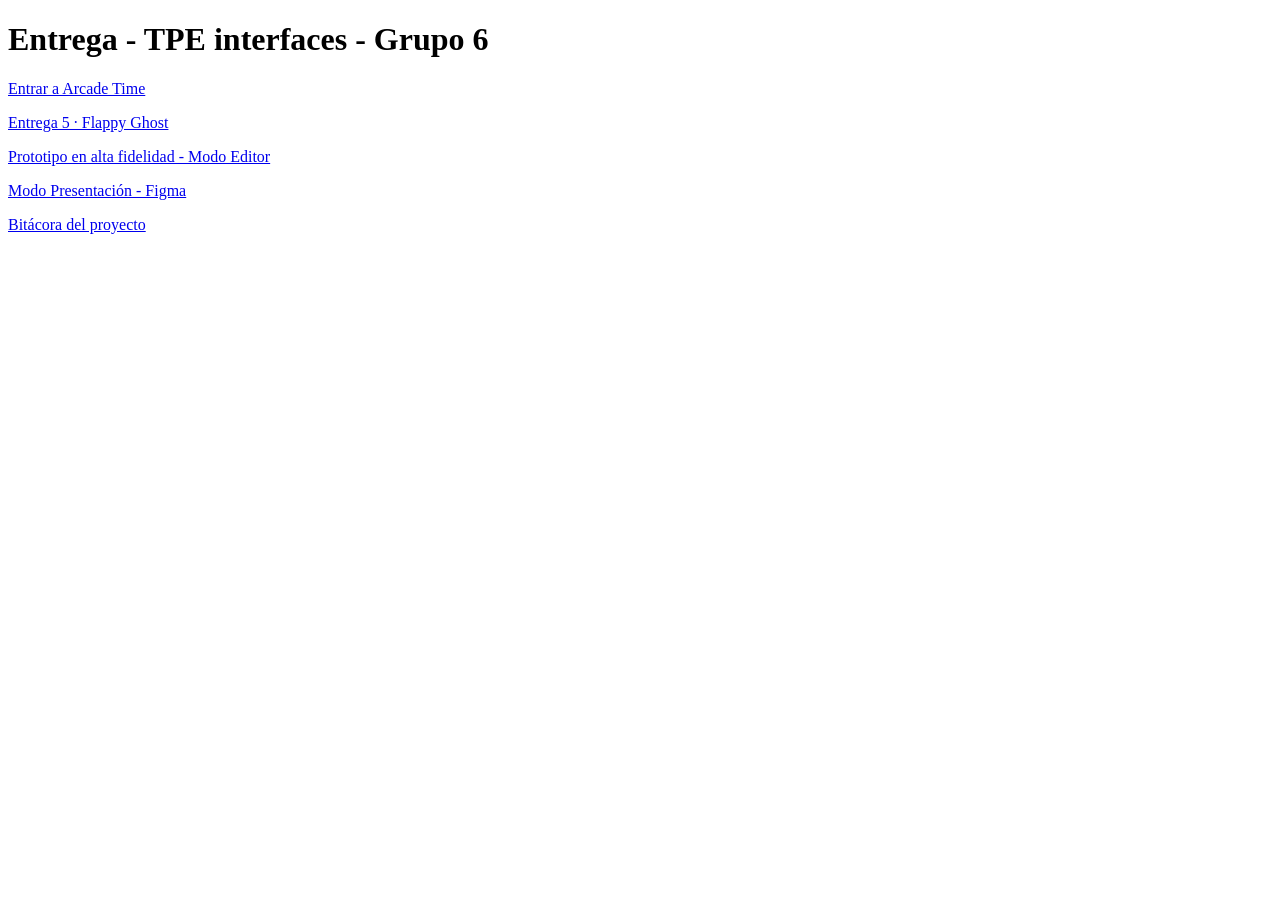
<file: index.html>
<!DOCTYPE html>
<html lang="es">
<head>
    <meta charset="UTF-8">
    <title>Entrega TPE Interfaces</title>
</head>
<body>

    <h1>Entrega - TPE interfaces - Grupo 6</h1>
    <p><a href="html/home.html">Entrar a Arcade Time</a></p>
    <p><a href="html/flappy-ghost.html">Entrega 5 · Flappy Ghost</a></p>

    <p>
        <a href="https://www.figma.com/design/9i08lMepoLrOIIPspREHyA/Arcade-Time?node-id=0-1&p=f&t=czK11OI4u8MvMMfi-0" target="_blank">
            Prototipo en alta fidelidad - Modo Editor
        </a>
    </p>

    <p>
        <a href="https://www.figma.com/proto/9i08lMepoLrOIIPspREHyA/Arcade-Time?node-id=116-2380&p=f&t=czK11OI4u8MvMMfi-0&scaling=scale-down&content-scaling=fixed&starting-point-node-id=116%3A2380&page-id=0%3A1" target="_blank">
            Modo Presentación - Figma
        </a>
    </p>
    <p>
    <a href="https://docs.google.com/document/d/1cL4h-FDV1Rh1Sm4U_zY8PCcev3ROgZlnCWYJNHG_538/edit?tab=t.0" target="_blank">
        Bitácora del proyecto
    </a>
    </p>

</body>
</html>
</file>
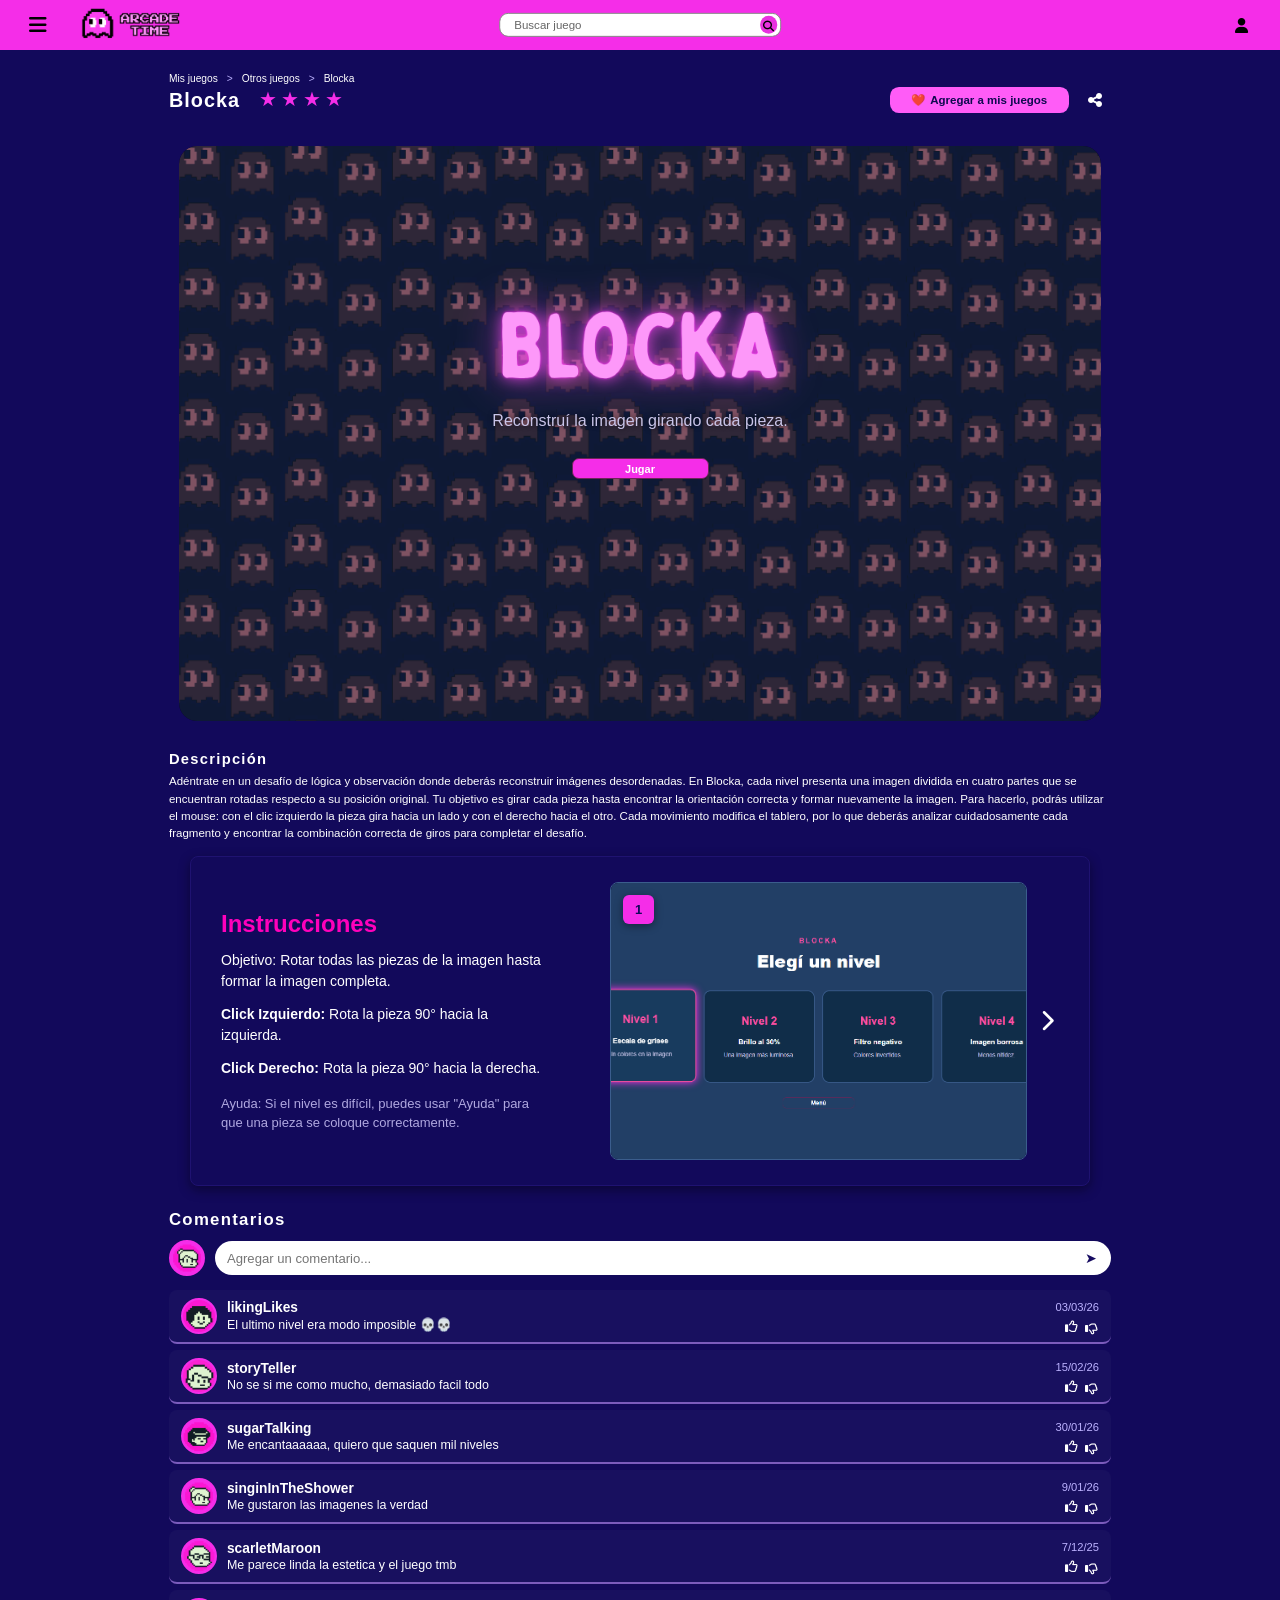
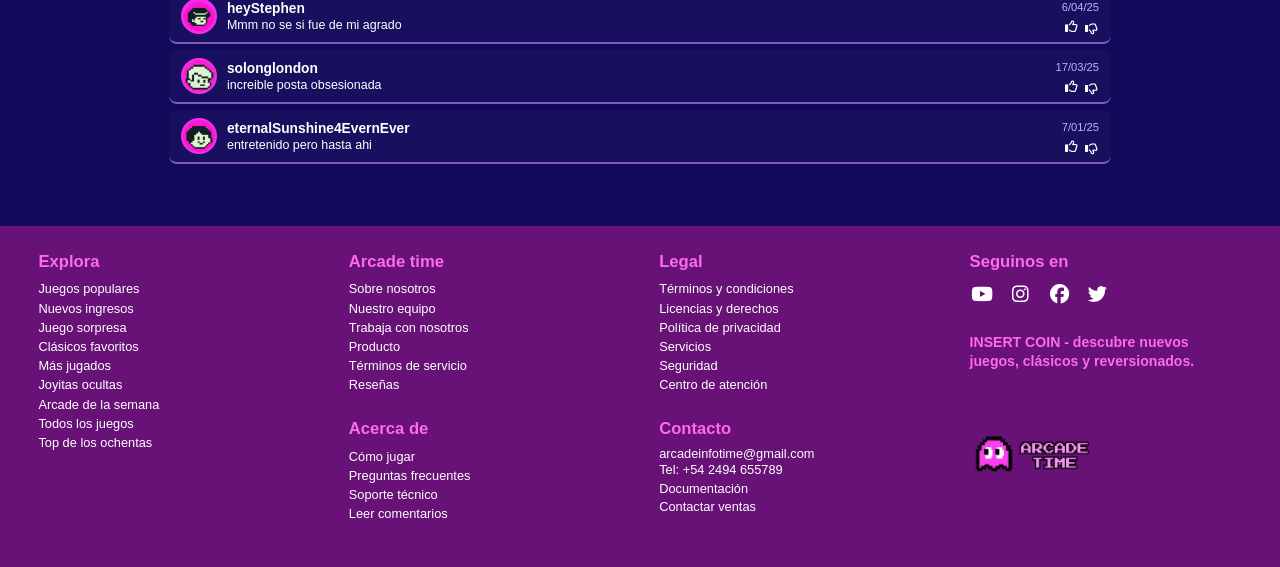
<file: html/blocka.html>
<!DOCTYPE html>

<html lang="es">

<head>
    <meta charset="UTF-8">
    <meta name="viewport" content="width=device-width, initial-scale=1.0">
    <meta http-equiv="X-UA-Compatible" content="ie=edge">

    <title>Arcade Time | Blocka</title>
    <link rel="stylesheet" href="../css/components/header.css">
    <link rel="stylesheet" href="../css/paginas/blocka.css">
    <link rel="stylesheet" href="../css/components/footer.css">
    <link rel="stylesheet" href="../css/components/comentarios.css">
    <link rel="stylesheet" href="../css/components/botones.css">
    <link rel="stylesheet" href="https://cdnjs.cloudflare.com/ajax/libs/font-awesome/6.5.2/css/all.min.css">
</head>


<body>


    <!-- fondo general de toda la pagina -->
    <div class="fondo-pagina">
        <!-- header -->
        <header class="encabezado">


            <div class="encabezado__contenedor">



                <!-- boton hamburguesa -->
                <button class="encabezado__menu-boton" type="button" data-boton-menu>

                    <!-- aca va el icono hamburguesa -->
                    <i class="fa-solid fa-bars"></i>

                </button>



                <!-- logo y nombre, al tocar vuelve al home -->
                <a class="encabezado__logo" href="home.html">

                    <img class="encabezado__logo-imagen" src="../img/logo(2).png" alt="Arcade Time">

                </a>



                <!-- decoracion q esta al lado del logo -->
                <div class="encabezado__separador"></div>



                <!-- buscador -->
                <form class="buscador" action="#" method="get" role="search">

                    <label class="buscador__label" for="buscar-juego">
                        Buscar juego
                    </label>

                    <div class="buscador__contenedor">

                        <input class="buscador__input" type="search" id="buscar-juego" name="buscar"
                            placeholder="Buscar juego">

                        <button class="buscador__boton" type="submit">

                            <!-- aca va la lupa -->
                            <i class="fa-solid fa-magnifying-glass"></i>

                        </button>

                    </div>

                </form>

                <!-- boton del perfil -->
                <button class="encabezado__perfil-boton" type="button" data-boton-perfil>

                    <!-- aca va el icono de la personita -->
                    <i class="fa-solid fa-user"></i>

                </button>


            </div>




            <!-- menu q se abre con la hamburguesa -->
            <nav class="menu-categorias" id="menu-categorias" hidden>

                <ul class="menu-categorias__lista">

                    <li class="menu-categorias__item">

                        <a class="menu-categorias__link" href="./home.html#accion">
                            Acción
                        </a>

                    </li>


                    <li class="menu-categorias__item">

                        <a class="menu-categorias__link" href="./home.html#terror">
                            Terror
                        </a>

                    </li>


                    <li class="menu-categorias__item">

                        <a class="menu-categorias__link" href="./home.html#aventura">
                            Aventura
                        </a>

                    </li>


                    <li class="menu-categorias__item">

                        <a class="menu-categorias__link" href="./home.html#carreras">
                            Carreras
                        </a>

                    </li>


                    <li class="menu-categorias__item">

                        <a class="menu-categorias__link" href="./home.html#supervivencia">
                            Supervivencia
                        </a>

                    </li>


                    <li class="menu-categorias__item">

                        <a class="menu-categorias__link" href="./home.html#superheroes">
                            Superhéroes
                        </a>

                    </li>


                    <li class="menu-categorias__item">

                        <a class="menu-categorias__link" href="./home.html#dos-jugadores">
                            Dos jugadores
                        </a>

                    </li>


                    <li class="menu-categorias__item">

                        <a class="menu-categorias__link" href="./home.html#mas-juegos">
                            Más juegos
                        </a>

                    </li>


                </ul>

            </nav>




            <!-- menu q se abre con la personita -->
            <div class="menu-usuario" id="menu-usuario" hidden>


                <!-- avatar y nombre -->
                <div class="menu-usuario__perfil">


                    <div class="menu-usuario__avatar-contenedor">

                        <img class="menu-usuario__avatar" src="../img/avatares/avatar6.png" alt="Avatar del usuario">

                    </div>


                    <p class="menu-usuario__nombre">
                        i_love_taylor
                    </p>


                </div>



                <!-- titulo del menu -->
                <div class="menu-usuario__encabezado">

                    <p class="menu-usuario__titulo">
                        Configuraciones de la cuenta
                    </p>

                </div>



                <!-- opciones -->
                <nav class="menu-usuario__opciones">

                    <ul class="menu-usuario__lista">


                        <li class="menu-usuario__item">

                            <a class="menu-usuario__link" href="#">
                                Contraseña
                            </a>

                        </li>


                        <li class="menu-usuario__item">

                            <a class="menu-usuario__link" href="#">
                                Correo electrónico
                            </a>

                        </li>


                        <li class="menu-usuario__item">

                            <a class="menu-usuario__link" href="#">
                                Editar avatar
                            </a>

                        </li>


                        <li class="menu-usuario__item">

                            <a class="menu-usuario__link" href="#">
                                Editar nombre de usuario
                            </a>

                        </li>


                        <li class="menu-usuario__item">

                            <a class="menu-usuario__link" href="#">
                                Idioma
                            </a>

                        </li>

                        <li class="menu-usuario__item">
                            <a class="menu-usuario__link menu-usuario__link--salir" href="./login.html">
                                Cerrar sesion
                            </a>
                        </li>


                    </ul>

                </nav>


            </div>


        </header>



        <!-- contenido principal -->
        <main class="pagina-juego">


            <!-- breadcrumbs -->
            <nav class="breadcrumbs">

                <ol class="breadcrumbs__lista">

                    <li class="breadcrumbs__item">

                        <a class="breadcrumbs__link" href="#">
                            Mis juegos
                        </a>

                    </li>

                    <li class="breadcrumbs__separador">
                        &gt;
                    </li>

                    <li class="breadcrumbs__item">

                        <a class="breadcrumbs__link" href="./home.html#dos-jugadores">
                            Otros juegos
                        </a>

                    </li>

                    <li class="breadcrumbs__separador">
                        &gt; <!--hace el caracter >   -->
                    </li>

                    <li class="breadcrumbs__item breadcrumbs__item--actual">
                        Blocka
                    </li>

                </ol>

            </nav>




            <!-- juego -->
            <section class="detalle-juego">


                <!-- fila del titulo y acciones -->
                <div class="detalle-juego__encabezado">


                    <div class="detalle-juego__titulo-valoracion">

                        <h1 class="detalle-juego__titulo" id="titulo-juego">
                            Blocka
                        </h1>


                        <div class="valoracion">

                            <span class="valoracion__estrella">★</span>
                            <span class="valoracion__estrella">★</span>
                            <span class="valoracion__estrella">★</span>
                            <span class="valoracion__estrella">★</span>

                        </div>

                    </div>



                    <div class="detalle-juego__acciones">

                        <button class="boton boton--agregar-juego" type="button" data-boton-favorito>
                            Agregar a mis juegos <span class="corazon">❤️</span>
                        </button>


                        <button class="detalle-juego__compartir" type="button">

                            <!-- aca va el icono verde de compartir -->
                            <i class="fa-solid fa-share-nodes"></i>

                        </button>

                    </div>


                </div>

                <section class="blocka__contenedor-juego">

                    <!-- PANTALLA INICIAL DEL JUEGO -->
                    <div class="blocka-pantalla blocka-pantalla--inicio" id="blocka-inicio">
                        <p>Reconstruí la imagen girando cada pieza.</p>
                        <button class="boton boton--blocka-principal login__boton-animado" id="blocka-jugar" type="button">Jugar</button>
                    </div>

                    <!-- SELECCIÓN DE NIVEL -->
                    <div class="blocka-pantalla" id="blocka-niveles" hidden>
                        <div class="blocka-pantalla__titulo">
                            <span>BLOCKA</span>
                            <h2>Elegí un nivel</h2>
                        </div>

                        <div class="blocka-niveles-grid">
                            <button class="blocka-nivel login__boton-animado" data-nivel="1" type="button">
                                <strong>Nivel 1</strong>
                                <span>Escala de grises</span>
                                <small>Sin colores en la imagen.</small>
                            </button>
                            <button class="blocka-nivel login__boton-animado" data-nivel="2" type="button">
                                <strong>Nivel 2</strong>
                                <span>Brillo al 30%</span>
                                <small>Una imagen más luminosa.</small>
                            </button>
                            <button class="blocka-nivel login__boton-animado" data-nivel="3" type="button">
                                <strong>Nivel 3</strong>
                                <span>Filtro negativo</span>
                                <small>Colores invertidos.</small>
                            </button>
                            <button class="blocka-nivel login__boton-animado" data-nivel="4" type="button">
                                <strong>Nivel 4</strong>
                                <span>Imagen borrosa</span>
                                <small>Menos nitidez.</small>
                            </button>
                        </div>

                        <button class="boton boton--blocka-secundario login__boton-animado" id="blocka-menu" type="button">Menú</button>
                    </div>

                    <!-- SELECCIÓN DE CANTIDAD DE PIEZAS -->
                    <div class="blocka-pantalla" id="blocka-piezas" hidden>
                        <div class="blocka-pantalla__titulo">
                            <span id="blocka-nivel-label">NIVEL 1</span>
                            <h2>Elegí las piezas</h2>
                            <p id="blocka-filtro-label">Escala de grises</p>
                        </div>

                        <div class="blocka-tamanios-nuevo">
                            <button class="blocka__tamanio blocka__tamanio--activo login__boton-animado" data-columnas="2" data-filas="2"
                                type="button">
                                <strong>4</strong><span>2 x 2</span>
                            </button>
                            <button class="blocka__tamanio login__boton-animado" data-columnas="3" data-filas="3" type="button">
                                <strong>9</strong><span>3 x 3</span>
                            </button>
                            <button class="blocka__tamanio login__boton-animado" data-columnas="4" data-filas="4" type="button">
                                <strong>16</strong><span>4 x 4</span>
                            </button>
                        </div>

                        <div class="blocka-pantalla__acciones">
                            <button class="boton boton--blocka-secundario login__boton-animado" id="blocka-volver-niveles"
                                type="button">Volver a niveles</button>
                            <button class="boton boton--blocka-principal login__boton-animado" id="blocka-comenzar"
                                type="button">Comenzar</button>
                        </div>
                    </div>

                    <!-- SELECCIÓN DE IMAGEN -->
                    <div class="blocka-pantalla" id="blocka-galeria" hidden>
                        <div class="blocka-pantalla__titulo">
                            <span>IMAGEN DEL NIVEL</span>
                            <h2>Elegí una imagen</h2>
                            <p>También podés dejar que el juego elija una al azar.</p>
                        </div>

                        <div class="blocka-galeria" id="blocka-galeria-lista"></div>

                    </div>

                    <!-- JUEGO -->
                    <div class="blocka-pantalla blocka-pantalla--juego" id="blocka-juego" hidden>
                        <div class="blocka__barra-superior">
                            <div class="blocka__info">
                                <h2 id="blocka-juego-nivel">Nivel 1</h2>
                                <p id="cronometro">00:00</p>
                            </div>

                            <div class="blocka-juego__nombre">
                                <span>BLOCKA</span>
                                <strong id="blocka-juego-piezas">4 piezas</strong>
                            </div>

                            <div class="blocka__controles">
                                <button class="boton boton--salir" id="blocka-salir" type="button">
                                    <i class="fa-solid fa-right-from-bracket"></i>
                                    <span>Salir</span>
                                </button>
                                <button class="boton boton--pausar" id="boton-pausar" type="button">
                                    <i class="fa-solid fa-pause"></i>
                                    <span>Pausar</span>
                                </button>
                                <button class="boton boton--ayuda" id="blocka-ayuda" type="button">
                                    <i class="fa-solid fa-lightbulb"></i>
                                    <span>Ayuda</span>
                                </button>
                            </div>
                        </div>

                        <div class="blocka__tablero">
                            <canvas id="canvas-blocka" width="600" height="600"></canvas>
                        </div>

                        <p class="blocka-juego__indicacion">Click izquierdo: gira a la izquierda · Click derecho: gira a
                            la derecha</p>

                    </div>

                    <!-- PAUSA: hija directa del contenedor del juego para que su
                         inset:0 cubra TODO el contenedor, no solo la pantalla -->
                    <!-- NIVEL COMPLETADO -->
                    <div class="blocka-pantalla blocka-pantalla--completado" id="blocka-completado" hidden>
                        <div class="blocka-chispitas">
                            <span></span>
                            <span></span>
                            <span></span>
                            <span></span>
                            <span></span>
                            <span></span>
                            <span></span>
                            <span></span>
                            <span></span>
                            <span></span>
                            <span></span>
                            <span></span>
                        </div>

                        <div class="blocka-check">✓</div>
                        <span>¡IMAGEN COMPLETA!</span>
                        <h2>Nivel completado</h2>
                        <p>Tiempo utilizado</p>
                        <strong class="blocka-tiempo-final" id="blocka-tiempo-final">00:00</strong>

                        <div class="blocka-pantalla__acciones blocka-pantalla__acciones--columna">
                            <button class="boton boton--blocka-principal login__boton-animado" id="blocka-siguiente" type="button">Siguiente
                                nivel</button>
                            <button class="boton boton--blocka-secundario login__boton-animado" id="blocka-seleccionar"
                                type="button">Seleccionar nivel</button>
                            <button class="boton boton--blocka-secundario login__boton-animado" id="blocka-menu-final" type="button">Menú
                                principal</button>
                        </div>
                    </div>

                    <!-- PAUSA: hija directa del contenedor del juego para que su
                         inset:0 cubra TODO el contenedor, no solo la pantalla -->
                    <div class="blocka-pausa" id="blocka-pausa" hidden>
                        <div>
                            <strong>Juego pausado</strong>
                            <button class="boton boton--blocka-principal" id="blocka-continuar"
                                type="button">Continuar</button>
                        </div>
                    </div>

                </section>

                <!-- descripcion -->
                <section class="descripcion-juego">

                    <h2 class="descripcion-juego__titulo" id="titulo-descripcion">
                        Descripción
                    </h2>


                    <p class="descripcion-juego__texto">
                        Adéntrate en un desafío de lógica y observación donde deberás reconstruir imágenes desordenadas.
                        En Blocka, cada nivel presenta una imagen dividida en cuatro partes que se encuentran
                        rotadas respecto a su posición original.
                        Tu objetivo es girar cada pieza hasta encontrar la orientación correcta y formar nuevamente la
                        imagen. Para hacerlo, podrás utilizar el mouse: con el clic izquierdo la pieza gira hacia un
                        lado y con el derecho hacia el otro. Cada movimiento modifica el tablero, por lo que deberás
                        analizar cuidadosamente cada fragmento y encontrar la combinación correcta de giros para
                        completar el desafío.
                    </p>

                </section>




                <!-- instrucciones del juego -->
                <div class="instrucciones-juego">
                    <section>
                        <div class="contenido-texto">
                            <h1>Instrucciones</h1>
                            <p>Objetivo: Rotar todas las piezas de la imagen hasta formar la imagen completa.</p>

                            <p><strong>Click Izquierdo:</strong> Rota la pieza 90° hacia la izquierda.</p>
                            <p><strong>Click Derecho:</strong> Rota la pieza 90° hacia la derecha.</p>

                            <p>Ayuda: Si el nivel es difícil, puedes usar "Ayuda" para que una pieza se coloque
                                correctamente.</p>
                        </div>

                        <!-- Contenedor para las imágenes del lado derecho -->
                        
<!-- Carrusel de instrucciones -->
<div class="instrucciones-carrusel">

    <!-- Flecha izquierda -->
    <button class="instrucciones-carrusel__flecha"
            id="instrucciones-anterior"
            type="button"
            aria-label="Imagen anterior"
            hidden>
        <i class="fa-solid fa-chevron-left"></i>
    </button>

    <!-- Ventana que muestra las imágenes -->
    <div class="instrucciones-carrusel__ventana">

        <div class="imagenes-grid">

            <div class="imagen-instruccion">
                <img src="../img/Blocka/instrucciones_blocka/instruccion1.png" alt="Instrucción 1">
            </div>

            <div class="imagen-instruccion">
                <img src="../img/Blocka/instrucciones_blocka/instruccion2.png" alt="Instrucción 2">
            </div>

            <div class="imagen-instruccion">
                <img src="../img/Blocka/instrucciones_blocka/instruccion3.png" alt="Instrucción 3">
            </div>

            <div class="imagen-instruccion">
                <img src="../img/Blocka/instrucciones_blocka/instruccion4.png" alt="Instrucción 4">
            </div>

            <div class="imagen-instruccion">
                <img src="../img/Blocka/instrucciones_blocka/instruccion5.png" alt="Instrucción 5">
            </div>

            <div class="imagen-instruccion">
                <img src="../img/Blocka/instrucciones_blocka/instruccion6.png" alt="Instrucción 6">
            </div>

        </div>

    </div>

    <!-- Flecha derecha -->
    <button class="instrucciones-carrusel__flecha"
            id="instrucciones-siguiente"
            type="button"
            aria-label="Imagen siguiente">
        <i class="fa-solid fa-chevron-right"></i>
    </button>

</div>

                    </section>
                </div>
            </section>




            <!-- comentarios -->
            <section class="comentarios">

                <h2 class="comentarios__titulo" id="titulo-comentarios">
                    Comentarios
                </h2>




                <!-- agregar comentario -->
                <form class="comentarios__formulario" action="#" method="post">

                    <div class="comentarios__avatar-contenedor">

                        <img class="comentario__avatar" src="..\img\avatares\avatar6.png" alt="Tu avatar">

                    </div>


                    <div class="comentarios__campo">

                        <label class="comentarios__label" for="nuevo-comentario">
                            Agregar un comentario
                        </label>


                        <input class="comentarios__input" type="text" id="nuevo-comentario" name="comentario"
                            placeholder="Agregar un comentario..." required>

                        <button class="comentarios__enviar" type="submit">

                            <!-- aca va la flecha -->

                        </button>

                    </div>

                </form>




                <!-- lista de comentarios-->
                <div class="comentarios__lista">


                    <article class="comentario">

                        <div class="comentario__avatar-contenedor">

                            <img class="comentario__avatar" src="../img\avatares\avatar9.png" alt="Avatar de honeycore">

                        </div>


                        <div class="comentario__contenido">

                            <div class="comentario__principal">

                                <h3 class="comentario__usuario">
                                    likingLikes
                                </h3>

                                <p class="comentario__texto">
                                    El ultimo nivel era modo imposible 💀💀
                                </p>

                            </div>


                            <div class="comentario__lateral">

                                <time class="comentario__fecha" datetime="2026-04-30">
                                    03/03/26
                                </time>


                                <div class="comentario__acciones">

                                    <div class="comentario__accion comentario__accion--me-gusta" type="button"
                                        aria-label="Me gusta">

                                        <!-- icono me gusta -->
                                        <i class="fa-regular fa-thumbs-up"></i>

                                    </div>

                                    <div class="comentario__accion comentario__accion--no-me-gusta" type="button"
                                        aria-label="No me gusta">

                                        <!-- icono no me gusta -->
                                        <i class="fa-regular fa-thumbs-down"></i>

                                    </div>

                                </div>

                            </div>

                        </div>

                    </article>




                    <article class="comentario">

                        <div class="comentario__avatar-contenedor">

                            <img class="comentario__avatar" src="../img\avatares\avatar8.png" alt="Avatar de angelbite">

                        </div>


                        <div class="comentario__contenido">

                            <div class="comentario__principal">

                                <h3 class="comentario__usuario">
                                    storyTeller
                                </h3>

                                <p class="comentario__texto">
                                    No se si me como mucho, demasiado facil todo
                                </p>

                            </div>


                            <div class="comentario__lateral">

                                <time class="comentario__fecha" datetime="2026-06-15">
                                    15/02/26
                                </time>


                                <div class="comentario__acciones">

                                    <div class="comentario__accion comentario__accion--me-gusta" type="button">

                                        <!-- icono like -->
                                        <i class="fa-regular fa-thumbs-up"></i>

                                    </div>

                                    <div class="comentario__accion comentario__accion--no-me-gusta" type="button">

                                        <!-- icono dislike -->
                                        <i class="fa-regular fa-thumbs-down"></i>

                                    </div>

                                </div>

                            </div>

                        </div>

                    </article>




                    <article class="comentario">

                        <div class="comentario__avatar-contenedor">

                            <img class="comentario__avatar" src="../img\avatares\avatar7.png" alt="Avatar de sugarcoma">

                        </div>


                        <div class="comentario__contenido">

                            <div class="comentario__principal">

                                <h3 class="comentario__usuario">
                                    sugarTalking
                                </h3>

                                <p class="comentario__texto">
                                    Me encantaaaaaa, quiero que saquen mil niveles
                                </p>

                            </div>


                            <div class="comentario__lateral">

                                <time class="comentario__fecha" datetime="2026-04-30">
                                    30/01/26
                                </time>


                                <div class="comentario__acciones">

                                    <div class="comentario__accion comentario__accion--me-gusta" type="button">

                                        <!-- icono me gusta -->
                                        <i class="fa-regular fa-thumbs-up"></i>

                                    </div>

                                    <div class="comentario__accion comentario__accion--no-me-gusta" type="button">

                                        <!-- icono no me gusta -->
                                        <i class="fa-regular fa-thumbs-down"></i>

                                    </div>

                                </div>

                            </div>

                        </div>

                    </article>




                    <article class="comentario">

                        <div class="comentario__avatar-contenedor">

                            <img class="comentario__avatar" src="../img\avatares\avatar6.png" alt="Avatar de lovelesly">

                        </div>


                        <div class="comentario__contenido">

                            <div class="comentario__principal">

                                <h3 class="comentario__usuario">
                                    singinInTheShower
                                </h3>

                                <p class="comentario__texto">
                                    Me gustaron las imagenes la verdad
                                </p>

                            </div>


                            <div class="comentario__lateral">

                                <time class="comentario__fecha" datetime="2026-04-09">
                                    9/01/26
                                </time>


                                <div class="comentario__acciones">

                                    <div class="comentario__accion comentario__accion--me-gusta" type="button">

                                        <!-- icono me gusta -->
                                        <i class="fa-regular fa-thumbs-up"></i>

                                    </div>

                                    <div class="comentario__accion comentario__accion--no-me-gusta" type="button">

                                        <!-- icono no me gusta -->
                                        <i class="fa-regular fa-thumbs-down"></i>

                                    </div>

                                </div>

                            </div>

                        </div>

                    </article>




                    <article class="comentario">

                        <div class="comentario__avatar-contenedor">

                            <img class="comentario__avatar" src="../img\avatares\avatar5.png" alt="Avatar de sadcherry">

                        </div>


                        <div class="comentario__contenido">

                            <div class="comentario__principal">

                                <h3 class="comentario__usuario">
                                    scarletMaroon
                                </h3>

                                <p class="comentario__texto">
                                    Me parece linda la estetica y el juego tmb
                                </p>

                            </div>


                            <div class="comentario__lateral">

                                <time class="comentario__fecha" datetime="2026-04-07">
                                    7/12/25
                                </time>


                                <div class="comentario__acciones">

                                    <div class="comentario__accion comentario__accion--me-gusta" type="button">

                                        <!-- icono like -->
                                        <i class="fa-regular fa-thumbs-up"></i>

                                    </div>

                                    <div class="comentario__accion comentario__accion--no-me-gusta" type="button">

                                        <!-- icono dislike -->
                                        <i class="fa-regular fa-thumbs-down"></i>

                                    </div>

                                </div>

                            </div>

                        </div>

                    </article>




                    <article class="comentario">

                        <div class="comentario__avatar-contenedor">

                            <img class="comentario__avatar" src="../img\avatares/avatar7.png"
                                alt="Avatar de thebestintown">

                        </div>


                        <div class="comentario__contenido">

                            <div class="comentario__principal">

                                <h3 class="comentario__usuario">
                                    heyStephen
                                </h3>

                                <p class="comentario__texto">
                                    Mmm no se si fue de mi agrado
                                </p>

                            </div>


                            <div class="comentario__lateral">

                                <time class="comentario__fecha" datetime="2026-04-07">
                                    6/04/25
                                </time>


                                <div class="comentario__acciones">

                                    <div class="comentario__accion comentario__accion--me-gusta" type="button">

                                        <!-- icono like -->
                                        <i class="fa-regular fa-thumbs-up"></i>

                                    </div>

                                    <div class="comentario__accion comentario__accion--no-me-gusta" type="button">

                                        <!-- icono dislike -->
                                        <i class="fa-regular fa-thumbs-down"></i>

                                    </div>

                                </div>

                            </div>

                        </div>

                    </article>




                    <article class="comentario">

                        <div class="comentario__avatar-contenedor">

                            <img class="comentario__avatar" src="../img\avatares/avatar8.png"
                                alt="Avatar de solonglonodon">

                        </div>


                        <div class="comentario__contenido">

                            <div class="comentario__principal">

                                <h3 class="comentario__usuario">
                                    solonglondon
                                </h3>

                                <p class="comentario__texto">
                                    increible posta obsesionada
                                </p>

                            </div>


                            <div class="comentario__lateral">

                                <time class="comentario__fecha" datetime="2026-04-07">
                                    17/03/25
                                </time>


                                <div class="comentario__acciones">

                                    <div class="comentario__accion comentario__accion--me-gusta" type="button">

                                        <!-- icono like -->
                                        <i class="fa-regular fa-thumbs-up"></i>

                                    </div>

                                    <div class="comentario__accion comentario__accion--no-me-gusta" type="button">

                                        <!-- icono dislike -->
                                        <i class="fa-regular fa-thumbs-down"></i>

                                    </div>

                                </div>

                            </div>

                        </div>

                    </article>




                    <article class="comentario">

                        <div class="comentario__avatar-contenedor">

                            <img class="comentario__avatar" src="../img\avatares/avatar9.png"
                                alt="Avatar de sunShines4me">

                        </div>


                        <div class="comentario__contenido">

                            <div class="comentario__principal">

                                <h3 class="comentario__usuario">
                                    eternalSunshine4EvernEver
                                </h3>

                                <p class="comentario__texto">
                                    entretenido pero hasta ahi
                                </p>

                            </div>


                            <div class="comentario__lateral">

                                <time class="comentario__fecha" datetime="2026-04-07">
                                    7/01/25
                                </time>


                                <div class="comentario__acciones">

                                    <div class="comentario__accion comentario__accion--me-gusta" type="button">

                                        <!-- icono like -->
                                        <i class="fa-regular fa-thumbs-up"></i>

                                    </div>

                                    <div class="comentario__accion comentario__accion--no-me-gusta" type="button">

                                        <!-- icono dislike -->
                                        <i class="fa-regular fa-thumbs-down"></i>

                                    </div>

                                </div>

                            </div>

                        </div>

                    </article>


                </div>

            </section>


        </main>



        <!-- footer -->
        <footer class="pie-pagina">


            <div class="pie-pagina__contenedor">



                <!-- columna explorar -->
                <div class="pie-pagina__columna">


                    <h2 class="pie-pagina__titulo">
                        Explora
                    </h2>


                    <ul class="pie-pagina__lista">

                        <li>
                            <a href="#">Juegos populares</a>
                        </li>

                        <li>
                            <a href="#">Nuevos ingresos</a>
                        </li>

                        <li>
                            <a href="#">Juego sorpresa</a>
                        </li>

                        <li>
                            <a href="#">Clásicos favoritos</a>
                        </li>

                        <li>
                            <a href="#">Más jugados</a>
                        </li>

                        <li>
                            <a href="#">Joyitas ocultas</a>
                        </li>

                        <li>
                            <a href="#">Arcade de la semana</a>
                        </li>

                        <li>
                            <a href="#">Todos los juegos</a>
                        </li>

                        <li>
                            <a href="#">Top de los ochentas</a>
                        </li>

                    </ul>


                </div>




                <!-- columna arcade time -->
                <div class="pie-pagina__columna">


                    <h2 class="pie-pagina__titulo">
                        Arcade time
                    </h2>


                    <ul class="pie-pagina__lista">

                        <li>
                            <a href="#">Sobre nosotros</a>
                        </li>

                        <li>
                            <a href="#">Nuestro equipo</a>
                        </li>

                        <li>
                            <a href="#">Trabaja con nosotros</a>
                        </li>

                        <li>
                            <a href="#">Producto</a>
                        </li>

                        <li>
                            <a href="#">Términos de servicio</a>
                        </li>

                        <li>
                            <a href="#">Reseñas</a>
                        </li>

                    </ul>



                    <h2 class="pie-pagina__titulo">
                        Acerca de
                    </h2>


                    <ul class="pie-pagina__lista">

                        <li>
                            <a href="#">Cómo jugar</a>
                        </li>

                        <li>
                            <a href="#">Preguntas frecuentes</a>
                        </li>

                        <li>
                            <a href="#">Soporte técnico</a>
                        </li>

                        <li>
                            <a href="#">Leer comentarios</a>
                        </li>

                    </ul>

                </div>




                <!-- columna legal y contacto -->
                <div class="pie-pagina__columna">


                    <h2 class="pie-pagina__titulo">
                        Legal
                    </h2>


                    <ul class="pie-pagina__lista">

                        <li>
                            <a href="#">Términos y condiciones</a>
                        </li>

                        <li>
                            <a href="#">Licencias y derechos</a>
                        </li>

                        <li>
                            <a href="#">Política de privacidad</a>
                        </li>

                        <li>
                            <a href="#">Servicios</a>
                        </li>

                        <li>
                            <a href="#">Seguridad</a>
                        </li>

                        <li>
                            <a href="#">Centro de atención</a>
                        </li>

                    </ul>



                    <div class="pie-pagina__contacto">


                        <h2 class="pie-pagina__titulo">
                            Contacto
                        </h2>


                        <p>
                            arcadeinfotime@gmail.com
                        </p>

                        <p>
                            Tel: +54 2494 655789
                        </p>


                        <a href="#">
                            Documentación
                        </a>

                        <a href="#">
                            Contactar ventas
                        </a>


                    </div>

                </div>




                <!-- redes y logo -->
                <div class="pie-pagina__columna">

                    <div class="pie-pagina__redes">


                        <h2 class="pie-pagina__titulo">
                            Seguinos en
                        </h2>


                        <div class="pie-pagina__redes-lista">
                            <a href="#">
                                <!-- icono youtube -->
                                <i class="fa-brands fa-youtube"></i>
                            </a>
                            <a href="#">
                                <!-- icono instagram -->
                                <i class="fa-brands fa-instagram"></i>
                            </a>
                            <a href="#">
                                <!-- icono facebook -->
                                <i class="fa-brands fa-facebook"></i>
                            </a>
                            <a href="#">
                                <!-- icono twitter -->
                                <i class="fa-brands fa-twitter"></i>
                            </a>
                        </div>


                    </div>



                    <div class="pie-pagina__descubrir">


                        <p>
                            <strong>
                                INSERT COIN - descubre nuevos juegos,
                                clásicos y reversionados.
                            </strong>
                        </p>


                    </div>



                    <div class="pie-pagina__logo">

                        <!-- aca va el logo arcade time -->
                        <img class="pie-pagina__logo-imagen" src="../img\logo(2).png" alt="Arcade Time">

                    </div>

                </div>


            </div>


        </footer>


    </div>

    <script src="../js/home.js"></script>
    <script src="../js/botones.js"></script>
    <script src="../js/blocka.js"></script>
</body>

</html>
</file>
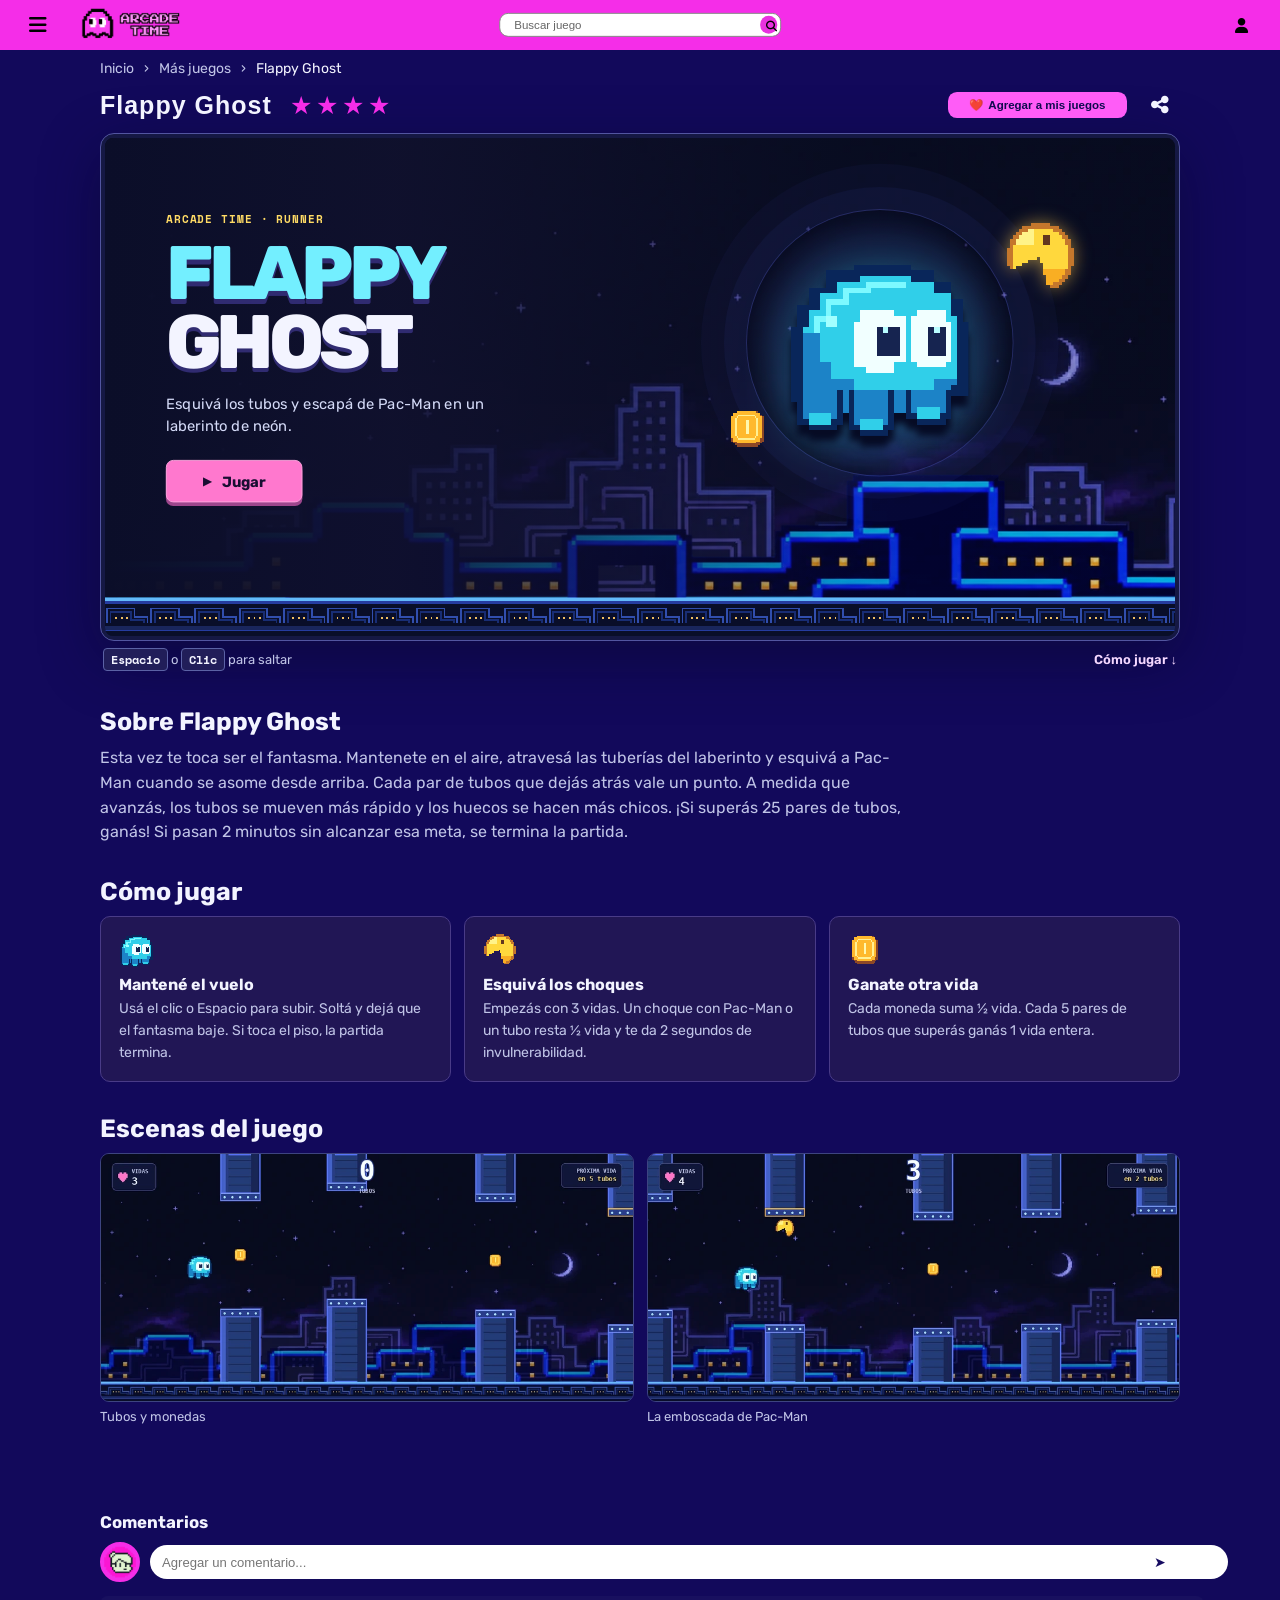
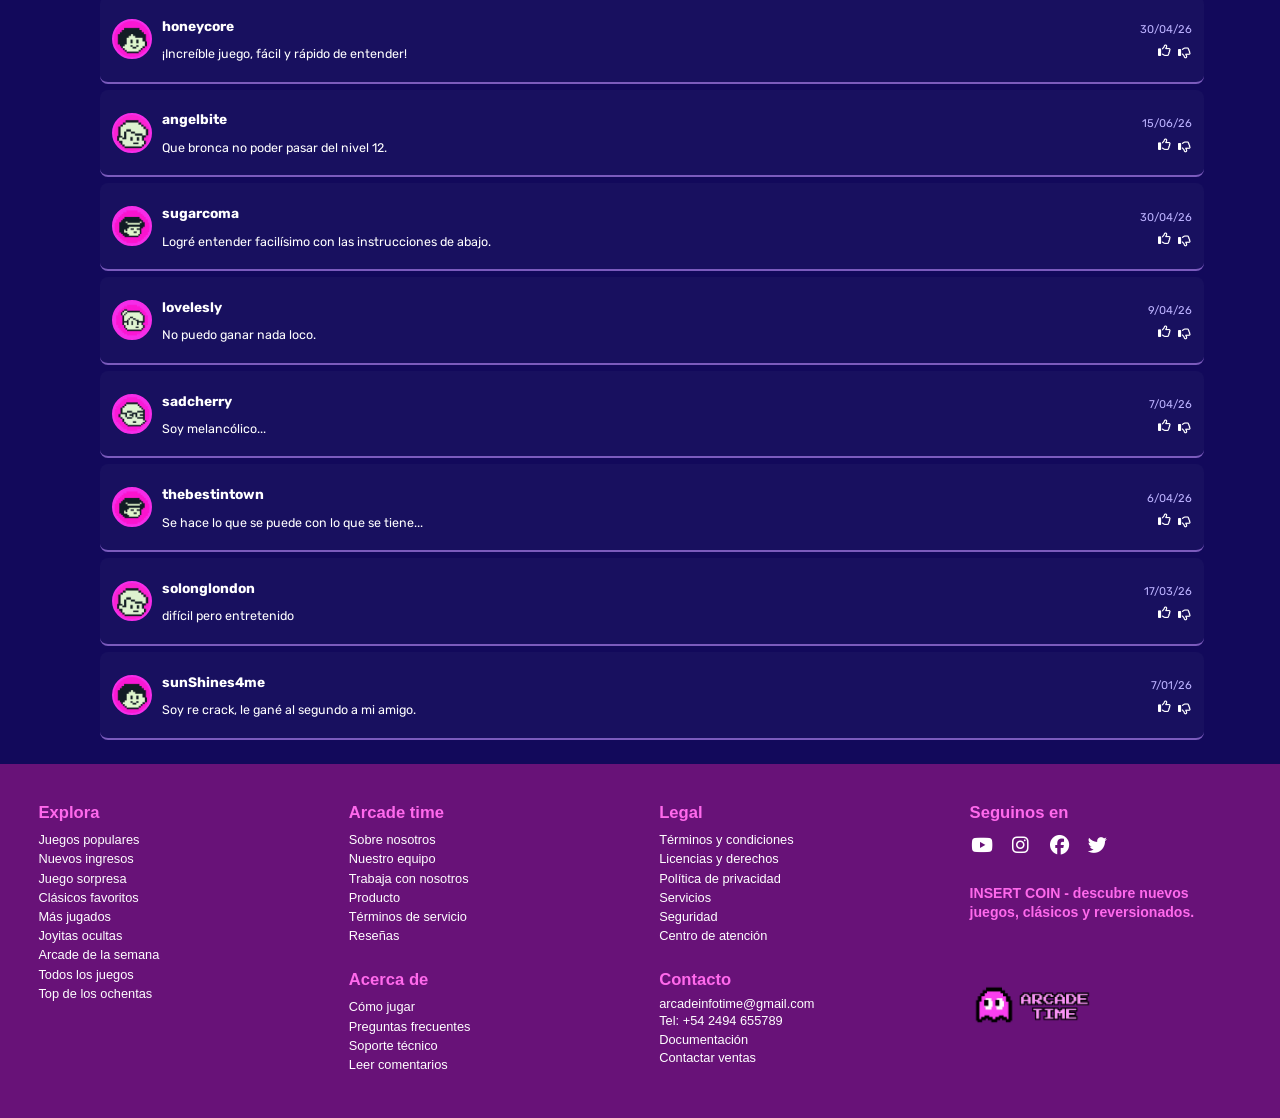
<file: html/flappy-ghost.html>
<!DOCTYPE html>
<html lang="es">

<head>
    <meta charset="UTF-8">
    <meta name="viewport" content="width=device-width, initial-scale=1.0">
    <title>Arcade Time | Flappy Ghost</title>
    <link rel="stylesheet" href="../css/components/header.css">
    <link rel="stylesheet" href="../css/components/footer.css">
    <link rel="stylesheet" href="../css/components/botones.css">
    <link rel="stylesheet" href="https://cdnjs.cloudflare.com/ajax/libs/font-awesome/6.5.2/css/all.min.css">
    <link rel="stylesheet" href="../css/paginas/flappy-ghost.css">
    <link rel="stylesheet" href="../css/components/comentarios.css">
    <script src="../js/home.js" defer></script>
    <script src="../js/botones.js" defer></script>
    <script src="../js/flappy-ghost.js" defer></script>
</head>

<body class="flappy-ghost">
    <header class="encabezado">
        <div class="encabezado__contenedor">
            <!-- boton hamburguesa -->
            <button class="encabezado__menu-boton" type="button" data-boton-menu aria-label="Categorías"
                aria-controls="menu-categorias" aria-expanded="false">
                <!-- aca va el icono hamburguesa -->
                <i class="fa-solid fa-bars"></i>
            </button>

            <!-- logo y nombre, al tocar vuelve al home -->
            <a class="encabezado__logo" href="home.html" aria-label="Ir al inicio">
                <img class="encabezado__logo-imagen" src="../img/logo(2).png" alt="Arcade Time">
            </a>

            <!-- decoracion q esta al lado del logo -->
            <div class="encabezado__separador"></div>

            <!-- buscador -->
            <form class="buscador" action="#" method="get" role="search">
                <label class="buscador__label" for="buscar-juego">
                    Buscar juego
                </label>

                <div class="buscador__contenedor">
                    <input class="buscador__input" type="search" id="buscar-juego" name="buscar"
                        placeholder="Buscar juego">
                    <button class="buscador__boton" type="submit">
                        <!-- aca va la lupa -->
                        <i class="fa-solid fa-magnifying-glass"></i>
                    </button>
                </div>
            </form>

            <!-- boton del perfil -->
            <button class="encabezado__perfil-boton" type="button" data-boton-perfil aria-label="Perfil"
                aria-controls="menu-usuario" aria-expanded="false">
                <!-- aca va el icono de la personita -->
                <i class="fa-solid fa-user"></i>
            </button>
        </div>

        <!-- menu q se abre con la hamburguesa -->
        <nav class="menu-categorias" id="menu-categorias" hidden>
            <ul class="menu-categorias__lista">
                <li class="menu-categorias__item">
                    <a class="menu-categorias__link" href="home.html#accion">
                        Acción
                    </a>
                </li>
                <li class="menu-categorias__item">
                    <a class="menu-categorias__link" href="home.html#terror">
                        Terror
                    </a>
                </li>
                <li class="menu-categorias__item">
                    <a class="menu-categorias__link" href="home.html#aventura">
                        Aventura
                    </a>
                </li>
                <li class="menu-categorias__item">
                    <a class="menu-categorias__link" href="home.html#carreras">
                        Carreras
                    </a>
                </li>
                <li class="menu-categorias__item">
                    <a class="menu-categorias__link" href="home.html#supervivencia">
                        Supervivencia
                    </a>
                </li>
                <li class="menu-categorias__item">
                    <a class="menu-categorias__link" href="home.html#superheroes">
                        Superhéroes
                    </a>
                </li>
                <li class="menu-categorias__item">
                    <a class="menu-categorias__link" href="home.html#dos-jugadores">
                        Dos jugadores
                    </a>
                </li>
                <li class="menu-categorias__item">
                    <a class="menu-categorias__link" href="home.html#mas-juegos">
                        Más juegos
                    </a>
                </li>
            </ul>
        </nav>

        <!-- menu q se abre con la personita -->
        <div class="menu-usuario" id="menu-usuario" hidden>
            <!-- avatar y nombre -->
            <div class="menu-usuario__perfil">
                <div class="menu-usuario__avatar-contenedor">
                    <img class="menu-usuario__avatar" src="../img/avatares/avatar6.png" alt="Avatar del usuario">
                </div>
                <p class="menu-usuario__nombre">
                    i_love_taylor
                </p>
            </div>

            <!-- titulo del menu -->
            <div class="menu-usuario__encabezado">
                <p class="menu-usuario__titulo">
                    Configuraciones de la cuenta
                </p>
            </div>

            <!-- opciones -->
            <nav class="menu-usuario__opciones">
                <ul class="menu-usuario__lista">
                    <li class="menu-usuario__item">
                        <a class="menu-usuario__link" href="#">
                            Contraseña
                        </a>
                    </li>
                    <li class="menu-usuario__item">
                        <a class="menu-usuario__link" href="#">
                            Correo electrónico
                        </a>
                    </li>
                    <li class="menu-usuario__item">
                        <a class="menu-usuario__link" href="#">
                            Editar avatar
                        </a>
                    </li>
                    <li class="menu-usuario__item">
                        <a class="menu-usuario__link" href="#">
                            Editar nombre de usuario
                        </a>
                    </li>
                    <li class="menu-usuario__item">
                        <a class="menu-usuario__link" href="#">
                            Idioma
                        </a>
                    </li>
                    <li class="menu-usuario__item">
                        <a class="menu-usuario__link menu-usuario__link--salir" href="./login.html">
                            Cerrar sesion
                        </a>
                    </li>
                </ul>
            </nav>
        </div>
    </header>

    <main class="fg-pagina">
        <nav class="fg-ruta" aria-label="Ruta de navegación">
            <a href="home.html">Inicio</a><span aria-hidden="true">›</span>
            <a href="home.html#mas-juegos">Más juegos</a><span aria-hidden="true">›</span>
            <span aria-current="page">Flappy Ghost</span>
        </nav>

        <div class="fg-encabezado-juego">
            <div class="fg-titulo-valoracion">
                <h1>Flappy Ghost</h1>
                <div class="fg-valoracion" aria-label="CalificaciÃ³n: 4 de 4 estrellas">
                    <span aria-hidden="true">★</span>
                    <span aria-hidden="true">★</span>
                    <span aria-hidden="true">★</span>
                    <span aria-hidden="true">★</span>
                </div>
            </div>

            <div class="fg-acciones">
                <button class="boton boton--agregar-juego" type="button" data-boton-favorito>
                    Agregar a mis juegos <span class="corazon">❤️</span>
                </button>
                <button class="fg-compartir" type="button" aria-label="Compartir Flappy Ghost">
                    <i class="fa-solid fa-share-nodes" aria-hidden="true"></i>
                </button>
            </div>
        </div>

        <section class="fg-juego" aria-label="Flappy Ghost">
            <div class="fg-marco">
                <div class="fg-escenario" id="fg-escenario" data-estado="portada" tabindex="-1" role="region"
                    aria-label="Área de juego" aria-describedby="fg-controles">
                    <div class="fg-capa fg-cielo" data-parallax="0.12" data-mosaico="1496"></div>
                    <div class="fg-capa fg-ciudad" data-parallax="0.31" data-mosaico="1496"></div>
                    <div class="fg-capa fg-laberinto" data-parallax="0.59" data-mosaico="1496"></div>
                    <div id="fg-obstaculos" class="fg-obstaculos" aria-hidden="true"></div>
                    <div id="fg-fantasma" class="fg-fantasma" aria-hidden="true">
                        <div class="fg-fantasma-accion">
                            <div class="fg-fantasma-sprite"></div>
                        </div>
                    </div>
                    <div class="fg-capa fg-piso" data-parallax="1" data-mosaico="96"></div>

                    <div class="fg-hud" hidden>
                        <div class="fg-vidas">
                            <svg aria-hidden="true" viewBox="0 0 16 16">
                                <path d="M1 2h5v2h4V2h5v2h1v5h-2v2h-2v2h-2v2H6v-2H4v-2H2V9H0V4h1z" />
                            </svg>
                            <div><span>Vidas</span><strong id="fg-vidas">3</strong></div>
                        </div>
                        <div class="fg-puntaje">
                            <strong id="fg-puntos">0</strong><span>Tubos / 25</span>
                            <!-- Quitar el atributo hidden para MOSTRAR el reloj en la defensa.
                                 La cuenta regresiva y la derrota a los 2 minutos funcionan siempre. -->
                            <div id="fg-cronometro" class="fg-cronometro" hidden>
                                <span>Tiempo: <output id="fg-tiempo">00:00</output> / 02:00</span>
                            </div>
                        </div>
                        <div class="fg-bonus">Próxima vida <strong id="fg-bonus">en 5 tubos</strong></div>
                    </div>
                    <p id="fg-aviso" class="fg-aviso" aria-live="polite"></p>

                    <div class="fg-portada" id="fg-portada">
                        <div class="fg-portada-texto">
                            <p class="fg-etiqueta">Arcade Time · Runner</p>
                            <h1><span>Flappy</span> Ghost</h1>
                            <p class="fg-intro">Esquivá los tubos y escapá de Pac-Man en un laberinto de neón.</p>
                            <button class="fg-boton" id="fg-jugar" type="button">
                                <span aria-hidden="true">▶</span> Jugar
                            </button>
                        </div>
                        <div class="fg-portada-arte" aria-hidden="true">
                            <div class="fg-orbita"></div>
                            <div class="fg-portada-fantasma">
                                <div class="fg-portada-sprite"></div>
                            </div>
                            <div class="fg-portada-pacman"></div>
                            <div class="fg-portada-moneda"></div>
                        </div>
                    </div>

                    <div id="fg-listo" class="fg-mensaje fg-mensaje--listo" hidden>
                        <div class="fg-panel">
                            <p class="fg-etiqueta">Flappy Ghost</p>
                            <h2>¿Listo para volar?</h2>
                            <p>Hacé clic o pulsá <kbd>Espacio</kbd> para empezar.</p>
                        </div>
                    </div>

                    <div id="fg-fin" class="fg-mensaje fg-mensaje--fin" hidden>
                        <div class="fg-panel">
                            <p id="fg-motivo" class="fg-etiqueta"></p>
                            <h2 id="fg-titulo-fin">Perdiste</h2>
                            <p class="fg-resultado"><strong id="fg-resultado">0</strong><span>Tubos superados</span></p>
                            <button class="fg-boton" id="fg-reiniciar" type="button">Volver a jugar</button>
                            <p>Pulsá otra vez para empezar</p>
                        </div>
                    </div>
                </div>
                <div class="fg-solo-escritorio">
                    <h1>Flappy Ghost</h1>
                    <p>Abrí el juego en una computadora para jugar con el mouse o el teclado.</p>
                </div>
            </div>
            <div class="fg-controles" id="fg-controles">
                <span><kbd>Espacio</kbd> o <kbd>Clic</kbd> para saltar</span>
                <a href="#como-jugar">Cómo jugar <span aria-hidden="true">↓</span></a>
            </div>
        </section>

        <section class="fg-info" aria-labelledby="sobre-flappy">
            <div class="fg-descripcion">
                <h2 id="sobre-flappy">Sobre Flappy Ghost</h2>
                <p>Esta vez te toca ser el fantasma. Mantenete en el aire, atravesá las tuberías del laberinto y esquivá
                    a Pac-Man cuando se asome desde arriba. Cada par de tubos que dejás atrás vale un punto. A medida
                    que avanzás, los tubos se mueven más rápido y los huecos se hacen más chicos.
                    ¡Si superás 25 pares de tubos, ganás! Si pasan 2 minutos sin alcanzar esa meta,
                    se termina la partida.</p>
            </div>
            <div class="fg-ayuda" id="como-jugar">
                <h2>Cómo jugar</h2>
                <div class="fg-instrucciones">
                    <article>
                        <span class="fg-icono fg-icono--fantasma" aria-hidden="true"></span>
                        <h3>Mantené el vuelo</h3>
                        <p>Usá el clic o Espacio para subir. Soltá y dejá que el fantasma baje. Si toca el piso, la
                            partida termina.</p>
                    </article>
                    <article>
                        <span class="fg-icono fg-icono--pacman" aria-hidden="true"></span>
                        <h3>Esquivá los choques</h3>
                        <p>Empezás con 3 vidas. Un choque con Pac-Man o un tubo resta ½ vida y te da 2 segundos de
                            invulnerabilidad.</p>
                    </article>
                    <article>
                        <span class="fg-icono fg-icono--moneda" aria-hidden="true"></span>
                        <h3>Ganate otra vida</h3>
                        <p>Cada moneda suma ½ vida. Cada 5 pares de tubos que superás ganás 1 vida entera.</p>
                    </article>
                </div>
            </div>
            <section class="fg-galeria" aria-labelledby="fg-galeria-titulo">
                <h2 id="fg-galeria-titulo">Escenas del juego</h2>
                <div>
                    <figure>
                        <img src="../img/flappy-ghost/escena-tubos.webp" width="920" height="427" loading="lazy"
                            alt="El fantasma celeste a punto de pasar por un tubo con una moneda en el hueco">
                        <figcaption>Tubos y monedas</figcaption>
                    </figure>
                    <figure>
                        <img src="../img/flappy-ghost/escena-pacman.webp" width="920" height="427" loading="lazy"
                            alt="Pac-Man sale del tubo superior y deja libre la parte de abajo del hueco">
                        <figcaption>La emboscada de Pac-Man</figcaption>
                    </figure>
                </div>
            </section>
        </section>
    </main>

    <section class="comentarios fg-comentarios">

        <h2 class="comentarios__titulo" id="titulo-comentarios">
            Comentarios
        </h2>




        <!-- agregar comentario -->
        <form class="comentarios__formulario" action="#" method="post">

            <div class="comentarios__avatar-contenedor">

                <img class="comentario__avatar" src="..\img\avatares\avatar6.png" alt="Tu avatar">

            </div>


            <div class="comentarios__campo">

                <label class="comentarios__label" for="nuevo-comentario">
                    Agregar un comentario
                </label>


                <input class="comentarios__input" type="text" id="nuevo-comentario" name="comentario"
                    placeholder="Agregar un comentario..." required>

                <button class="comentarios__enviar" type="submit">

                    <!-- aca va la flecha -->

                </button>

            </div>

        </form>




        <!-- lista de comentarios-->
        <div class="comentarios__lista">


            <article class="comentario">

                <div class="comentario__avatar-contenedor">

                    <img class="comentario__avatar" src="../img\avatares\avatar9.png" alt="Avatar de honeycore">

                </div>


                <div class="comentario__contenido">

                    <div class="comentario__principal">

                        <h3 class="comentario__usuario">
                            honeycore
                        </h3>

                        <p class="comentario__texto">
                            ¡Increíble juego, fácil y rápido de entender!
                        </p>

                    </div>


                    <div class="comentario__lateral">

                        <time class="comentario__fecha" datetime="2026-04-30">
                            30/04/26
                        </time>


                        <div class="comentario__acciones">

                            <div class="comentario__accion comentario__accion--me-gusta" type="button"
                                aria-label="Me gusta">

                                <!-- icono me gusta -->
                                <i class="fa-regular fa-thumbs-up"></i>

                            </div>

                            <div class="comentario__accion comentario__accion--no-me-gusta" type="button"
                                aria-label="No me gusta">

                                <!-- icono no me gusta -->
                                <i class="fa-regular fa-thumbs-down"></i>

                            </div>

                        </div>

                    </div>

                </div>

            </article>




            <article class="comentario">

                <div class="comentario__avatar-contenedor">

                    <img class="comentario__avatar" src="../img\avatares\avatar8.png" alt="Avatar de angelbite">

                </div>


                <div class="comentario__contenido">

                    <div class="comentario__principal">

                        <h3 class="comentario__usuario">
                            angelbite
                        </h3>

                        <p class="comentario__texto">
                            Que bronca no poder pasar del nivel 12.
                        </p>

                    </div>


                    <div class="comentario__lateral">

                        <time class="comentario__fecha" datetime="2026-06-15">
                            15/06/26
                        </time>


                        <div class="comentario__acciones">

                            <div class="comentario__accion comentario__accion--me-gusta" type="button">

                                <!-- icono like -->
                                <i class="fa-regular fa-thumbs-up"></i>

                            </div>

                            <div class="comentario__accion comentario__accion--no-me-gusta" type="button">

                                <!-- icono dislike -->
                                <i class="fa-regular fa-thumbs-down"></i>

                            </div>

                        </div>

                    </div>

                </div>

            </article>




            <article class="comentario">

                <div class="comentario__avatar-contenedor">

                    <img class="comentario__avatar" src="../img\avatares\avatar7.png" alt="Avatar de sugarcoma">

                </div>


                <div class="comentario__contenido">

                    <div class="comentario__principal">

                        <h3 class="comentario__usuario">
                            sugarcoma
                        </h3>

                        <p class="comentario__texto">
                            Logré entender facilísimo con las instrucciones de abajo.
                        </p>

                    </div>


                    <div class="comentario__lateral">

                        <time class="comentario__fecha" datetime="2026-04-30">
                            30/04/26
                        </time>


                        <div class="comentario__acciones">

                            <div class="comentario__accion comentario__accion--me-gusta" type="button">

                                <!-- icono me gusta -->
                                <i class="fa-regular fa-thumbs-up"></i>

                            </div>

                            <div class="comentario__accion comentario__accion--no-me-gusta" type="button">

                                <!-- icono no me gusta -->
                                <i class="fa-regular fa-thumbs-down"></i>

                            </div>

                        </div>

                    </div>

                </div>

            </article>




            <article class="comentario">

                <div class="comentario__avatar-contenedor">

                    <img class="comentario__avatar" src="../img\avatares\avatar6.png" alt="Avatar de lovelesly">

                </div>


                <div class="comentario__contenido">

                    <div class="comentario__principal">

                        <h3 class="comentario__usuario">
                            lovelesly
                        </h3>

                        <p class="comentario__texto">
                            No puedo ganar nada loco.
                        </p>

                    </div>


                    <div class="comentario__lateral">

                        <time class="comentario__fecha" datetime="2026-04-09">
                            9/04/26
                        </time>


                        <div class="comentario__acciones">

                            <div class="comentario__accion comentario__accion--me-gusta" type="button">

                                <!-- icono me gusta -->
                                <i class="fa-regular fa-thumbs-up"></i>

                            </div>

                            <div class="comentario__accion comentario__accion--no-me-gusta" type="button">

                                <!-- icono no me gusta -->
                                <i class="fa-regular fa-thumbs-down"></i>

                            </div>

                        </div>

                    </div>

                </div>

            </article>




            <article class="comentario">

                <div class="comentario__avatar-contenedor">

                    <img class="comentario__avatar" src="../img\avatares\avatar5.png" alt="Avatar de sadcherry">

                </div>


                <div class="comentario__contenido">

                    <div class="comentario__principal">

                        <h3 class="comentario__usuario">
                            sadcherry
                        </h3>

                        <p class="comentario__texto">
                            Soy melancólico...
                        </p>

                    </div>


                    <div class="comentario__lateral">

                        <time class="comentario__fecha" datetime="2026-04-07">
                            7/04/26
                        </time>


                        <div class="comentario__acciones">

                            <div class="comentario__accion comentario__accion--me-gusta" type="button">

                                <!-- icono like -->
                                <i class="fa-regular fa-thumbs-up"></i>

                            </div>

                            <div class="comentario__accion comentario__accion--no-me-gusta" type="button">

                                <!-- icono dislike -->
                                <i class="fa-regular fa-thumbs-down"></i>

                            </div>

                        </div>

                    </div>

                </div>

            </article>




            <article class="comentario">

                <div class="comentario__avatar-contenedor">

                    <img class="comentario__avatar" src="../img\avatares/avatar7.png" alt="Avatar de thebestintown">

                </div>


                <div class="comentario__contenido">

                    <div class="comentario__principal">

                        <h3 class="comentario__usuario">
                            thebestintown
                        </h3>

                        <p class="comentario__texto">
                            Se hace lo que se puede con lo que se tiene...
                        </p>

                    </div>


                    <div class="comentario__lateral">

                        <time class="comentario__fecha" datetime="2026-04-07">
                            6/04/26
                        </time>


                        <div class="comentario__acciones">

                            <div class="comentario__accion comentario__accion--me-gusta" type="button">

                                <!-- icono like -->
                                <i class="fa-regular fa-thumbs-up"></i>

                            </div>

                            <div class="comentario__accion comentario__accion--no-me-gusta" type="button">

                                <!-- icono dislike -->
                                <i class="fa-regular fa-thumbs-down"></i>

                            </div>

                        </div>

                    </div>

                </div>

            </article>




            <article class="comentario">

                <div class="comentario__avatar-contenedor">

                    <img class="comentario__avatar" src="../img\avatares/avatar8.png" alt="Avatar de solonglonodon">

                </div>


                <div class="comentario__contenido">

                    <div class="comentario__principal">

                        <h3 class="comentario__usuario">
                            solonglondon
                        </h3>

                        <p class="comentario__texto">
                            difícil pero entretenido
                        </p>

                    </div>


                    <div class="comentario__lateral">

                        <time class="comentario__fecha" datetime="2026-04-07">
                            17/03/26
                        </time>


                        <div class="comentario__acciones">

                            <div class="comentario__accion comentario__accion--me-gusta" type="button">

                                <!-- icono like -->
                                <i class="fa-regular fa-thumbs-up"></i>

                            </div>

                            <div class="comentario__accion comentario__accion--no-me-gusta" type="button">

                                <!-- icono dislike -->
                                <i class="fa-regular fa-thumbs-down"></i>

                            </div>

                        </div>

                    </div>

                </div>

            </article>




            <article class="comentario">

                <div class="comentario__avatar-contenedor">

                    <img class="comentario__avatar" src="../img\avatares/avatar9.png" alt="Avatar de sunShines4me">

                </div>


                <div class="comentario__contenido">

                    <div class="comentario__principal">

                        <h3 class="comentario__usuario">
                            sunShines4me
                        </h3>

                        <p class="comentario__texto">
                            Soy re crack, le gané al segundo a mi amigo.
                        </p>

                    </div>


                    <div class="comentario__lateral">

                        <time class="comentario__fecha" datetime="2026-04-07">
                            7/01/26
                        </time>


                        <div class="comentario__acciones">

                            <div class="comentario__accion comentario__accion--me-gusta" type="button">

                                <!-- icono like -->
                                <i class="fa-regular fa-thumbs-up"></i>

                            </div>

                            <div class="comentario__accion comentario__accion--no-me-gusta" type="button">

                                <!-- icono dislike -->
                                <i class="fa-regular fa-thumbs-down"></i>

                            </div>

                        </div>

                    </div>

                </div>

            </article>


        </div>

    </section>

    <footer class="pie-pagina">
        <div class="pie-pagina__contenedor">
            <!-- columna explorar -->
            <div class="pie-pagina__columna">
                <h2 class="pie-pagina__titulo">
                    Explora
                </h2>

                <ul class="pie-pagina__lista">
                    <li><a href="#">Juegos populares</a></li>
                    <li><a href="#">Nuevos ingresos</a></li>
                    <li><a href="#">Juego sorpresa</a></li>
                    <li><a href="#">Clásicos favoritos</a></li>
                    <li><a href="#">Más jugados</a></li>
                    <li><a href="#">Joyitas ocultas</a></li>
                    <li><a href="#">Arcade de la semana</a></li>
                    <li><a href="#">Todos los juegos</a></li>
                    <li><a href="#">Top de los ochentas</a></li>
                </ul>
            </div>

            <!-- columna arcade time -->
            <div class="pie-pagina__columna">
                <h2 class="pie-pagina__titulo">
                    Arcade time
                </h2>

                <ul class="pie-pagina__lista">
                    <li><a href="#">Sobre nosotros</a></li>
                    <li><a href="#">Nuestro equipo</a></li>
                    <li><a href="#">Trabaja con nosotros</a></li>
                    <li><a href="#">Producto</a></li>
                    <li><a href="#">Términos de servicio</a></li>
                    <li><a href="#">Reseñas</a></li>
                </ul>

                <h2 class="pie-pagina__titulo">
                    Acerca de
                </h2>

                <ul class="pie-pagina__lista">
                    <li><a href="#como-jugar">Cómo jugar</a></li>
                    <li><a href="#">Preguntas frecuentes</a></li>
                    <li><a href="#">Soporte técnico</a></li>
                    <li><a href="#">Leer comentarios</a></li>
                </ul>
            </div>

            <!-- columna legal y contacto -->
            <div class="pie-pagina__columna">
                <h2 class="pie-pagina__titulo">
                    Legal
                </h2>

                <ul class="pie-pagina__lista">
                    <li><a href="#">Términos y condiciones</a></li>
                    <li><a href="#">Licencias y derechos</a></li>
                    <li><a href="#">Política de privacidad</a></li>
                    <li><a href="#">Servicios</a></li>
                    <li><a href="#">Seguridad</a></li>
                    <li><a href="#">Centro de atención</a></li>
                </ul>

                <div class="pie-pagina__contacto">
                    <h2 class="pie-pagina__titulo">
                        Contacto
                    </h2>

                    <p>
                        arcadeinfotime@gmail.com
                    </p>

                    <p>
                        Tel: +54 2494 655789
                    </p>

                    <a href="#">
                        Documentación
                    </a>

                    <a href="#">
                        Contactar ventas
                    </a>
                </div>
            </div>

            <!-- redes y logo -->
            <div class="pie-pagina__columna">
                <div class="pie-pagina__redes">
                    <h2 class="pie-pagina__titulo">
                        Seguinos en
                    </h2>

                    <div class="pie-pagina__redes-lista">
                        <a href="#">
                            <!-- icono youtube -->
                            <i class="fa-brands fa-youtube"></i>
                        </a>
                        <a href="#">
                            <!-- icono instagram -->
                            <i class="fa-brands fa-instagram"></i>
                        </a>
                        <a href="#">
                            <!-- icono facebook -->
                            <i class="fa-brands fa-facebook"></i>
                        </a>
                        <a href="#">
                            <!-- icono twitter -->
                            <i class="fa-brands fa-twitter"></i>
                        </a>
                    </div>
                </div>

                <div class="pie-pagina__descubrir">
                    <p>
                        <strong>
                            INSERT COIN - descubre nuevos juegos,
                            clásicos y reversionados.
                        </strong>
                    </p>
                </div>

                <div class="pie-pagina__logo">
                    <!-- aca va el logo arcade time -->
                    <img src="../img/logo(2).png" alt="Arcade Time">
                </div>
            </div>
        </div>
    </footer>
</body>

</html>
</file>
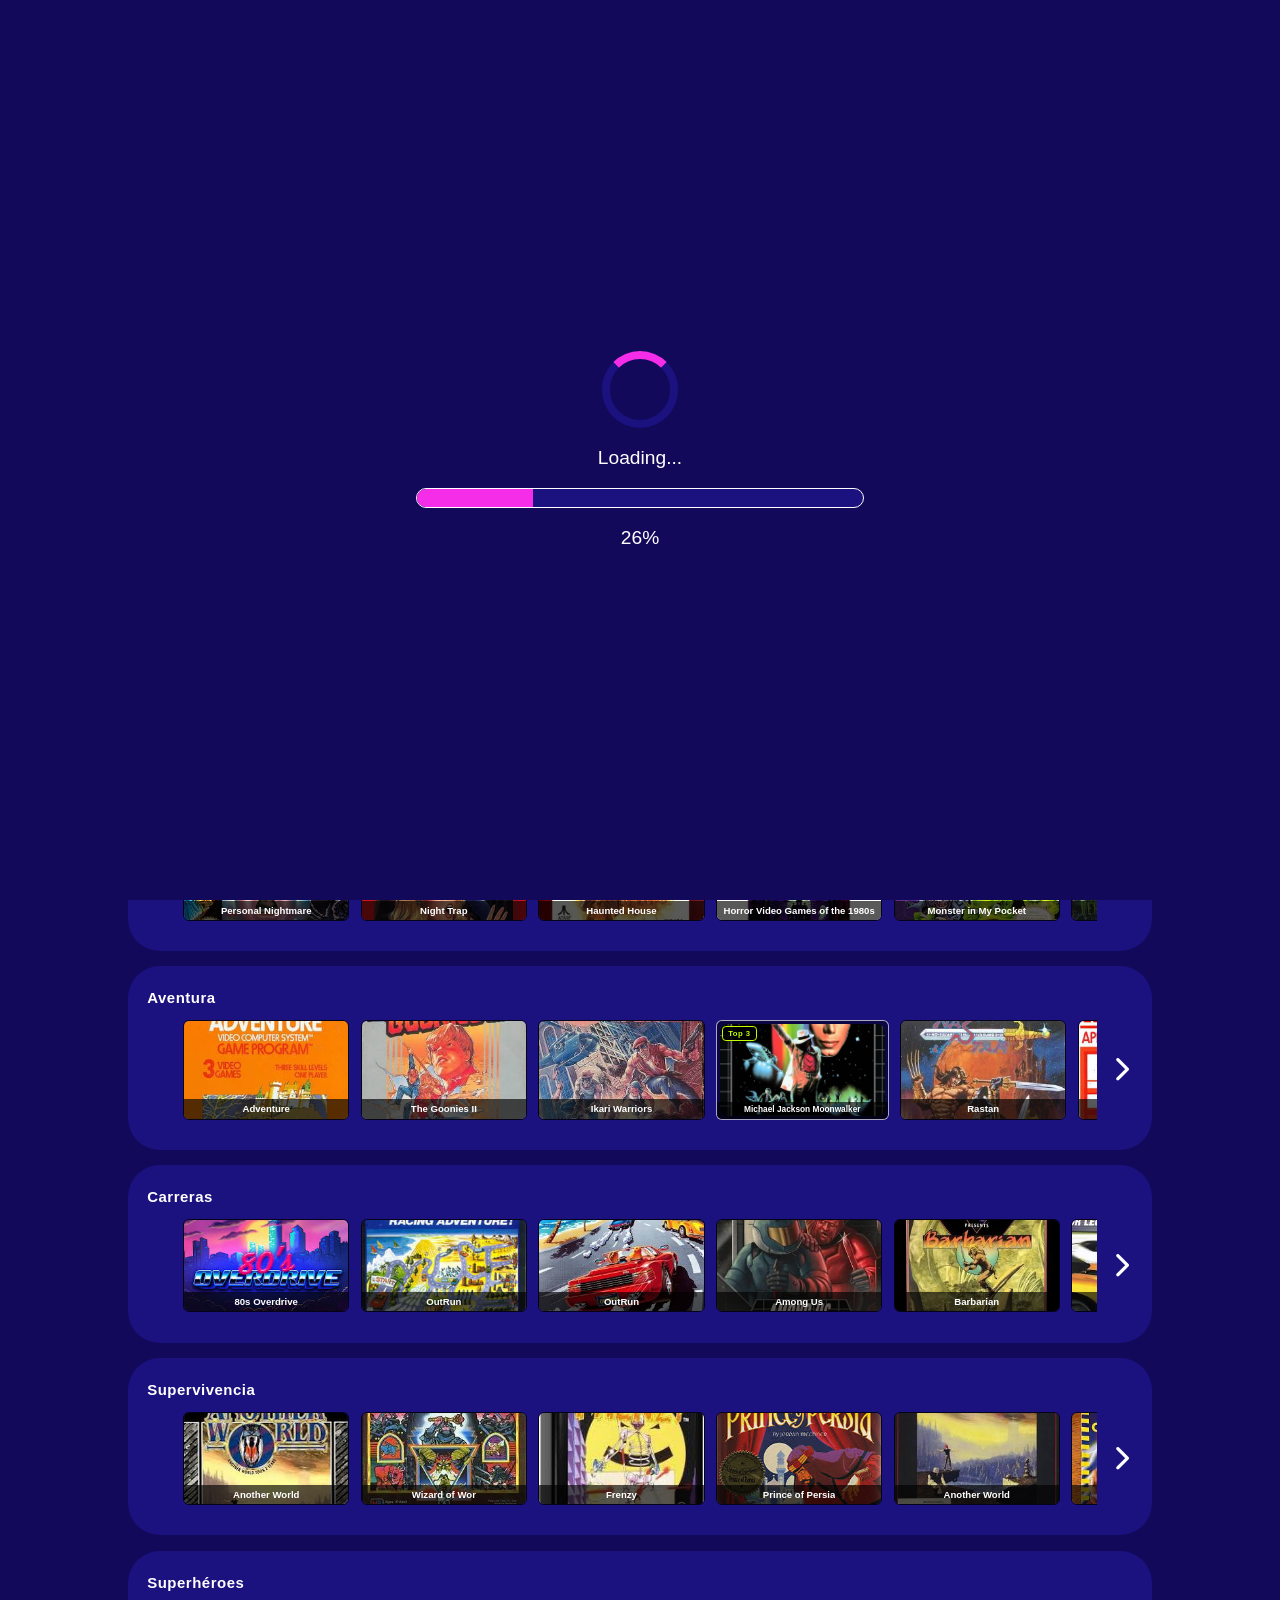
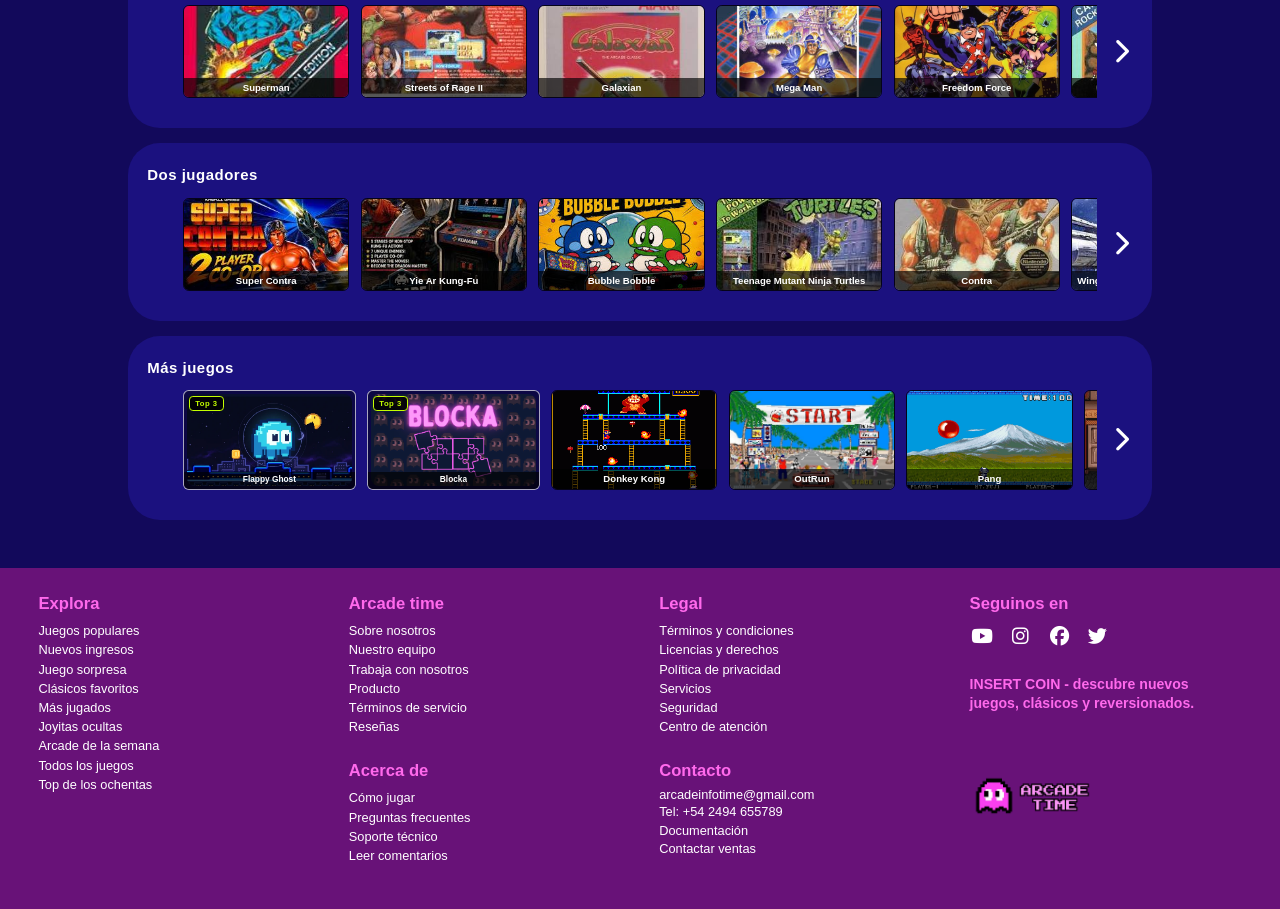
<file: html/home.html>
<!DOCTYPE html>
<html lang="es">

<head>
    <meta charset="UTF-8">
    <meta name="viewport" content="width=device-width, initial-scale=1.0">
    <meta http-equiv="X-UA-Compatible" content="ie=edge">
    <title>Arcade Time | Inicio</title>
    <link rel="stylesheet" href="../css/components/header.css">
    <link rel="stylesheet" href="../css/paginas/home.css">
    <link rel="stylesheet" href="../css/components/carrousel.css">
    <link rel="stylesheet" href="../css/components/footer.css">
    <link rel="stylesheet" href="../css/components/botones.css">
    <link rel="stylesheet" href="https://cdnjs.cloudflare.com/ajax/libs/font-awesome/6.5.2/css/all.min.css">
</head>

<body class="cargando">
    <!-- loading del home -->
    <div class="loading" id="loading">

        <div class="loading__contenido">

            <!-- spinner animado -->
            <div class="loading__spinner"></div>

            <p class="loading__texto">
                Loading...
            </p>

            <!-- barra -->
            <div class="loading__barra">
                <div class="loading__progreso" id="loading-progreso"></div>
            </div>

            <!-- porcentaje -->
            <p class="loading__porcentaje" id="loading-porcentaje">
                0%
            </p>

        </div>

    </div>
    <!-- fondo general de toda la pagina -->
    <div class="fondo-pagina">
        <!-- header -->
        <header class="encabezado">
            <div class="encabezado__contenedor">
                <!-- boton hamburguesa -->
                <button class="encabezado__menu-boton" type="button" data-boton-menu>
                    <!-- aca va el icono hamburguesa -->
                    <i class="fa-solid fa-bars"></i>
                </button>

                <!-- logo y nombre, al tocar vuelve al home -->
                <a class="encabezado__logo" href="home.html" aria-label="Ir al inicio">
                    <img class="encabezado__logo-imagen" src="../img/logo(2).png" alt="Arcade Time">
                </a>

                <!-- decoracion q esta al lado del logo -->
                <div class="encabezado__separador"></div>

                <!-- buscador -->
                <form class="buscador" action="#" method="get" role="search">
                    <label class="buscador__label" for="buscar-juego">
                        Buscar juego
                    </label>

                    <div class="buscador__contenedor">
                        <input class="buscador__input" type="search" id="buscar-juego" name="buscar"
                            placeholder="Buscar juego">
                        <button class="buscador__boton" type="submit">
                            <!-- aca va la lupa -->
                            <i class="fa-solid fa-magnifying-glass"></i>
                        </button>
                    </div>
                </form>

                <!-- boton del perfil -->
                <button class="encabezado__perfil-boton" type="button" data-boton-perfil>
                    <!-- aca va el icono de la personita -->
                    <i class="fa-solid fa-user"></i>
                </button>
            </div>

            <!-- menu q se abre con la hamburguesa -->
            <nav class="menu-categorias" id="menu-categorias" hidden>
                <ul class="menu-categorias__lista">
                    <li class="menu-categorias__item">
                        <a class="menu-categorias__link" href="#accion">
                            Acción
                        </a>
                    </li>
                    <li class="menu-categorias__item">
                        <a class="menu-categorias__link" href="#terror">
                            Terror
                        </a>
                    </li>
                    <li class="menu-categorias__item">
                        <a class="menu-categorias__link" href="#aventura">
                            Aventura
                        </a>
                    </li>
                    <li class="menu-categorias__item">
                        <a class="menu-categorias__link" href="#carreras">
                            Carreras
                        </a>
                    </li>
                    <li class="menu-categorias__item">
                        <a class="menu-categorias__link" href="#supervivencia">
                            Supervivencia
                        </a>
                    </li>
                    <li class="menu-categorias__item">
                        <a class="menu-categorias__link" href="#superheroes">
                            Superhéroes
                        </a>
                    </li>
                    <li class="menu-categorias__item">
                        <a class="menu-categorias__link" href="#dos-jugadores">
                            Dos jugadores
                        </a>
                    </li>
                    <li class="menu-categorias__item">
                        <a class="menu-categorias__link" href="#mas-juegos">
                            Más juegos
                        </a>
                    </li>
                </ul>
            </nav>

            <!-- menu q se abre con la personita -->
            <div class="menu-usuario" id="menu-usuario" hidden>
                <!-- avatar y nombre -->
                <div class="menu-usuario__perfil">
                    <div class="menu-usuario__avatar-contenedor">
                        <img class="menu-usuario__avatar" src="../img/avatares/avatar6.png" alt="Avatar del usuario">
                    </div>
                    <p class="menu-usuario__nombre">
                        i_love_taylor
                    </p>
                </div>

                <!-- titulo del menu -->
                <div class="menu-usuario__encabezado">
                    <p class="menu-usuario__titulo">
                        Configuraciones de la cuenta
                    </p>
                </div>

                <!-- opciones -->
                <nav class="menu-usuario__opciones">
                    <ul class="menu-usuario__lista">
                        <li class="menu-usuario__item">
                            <a class="menu-usuario__link" href="#">
                                Contraseña
                            </a>
                        </li>
                        <li class="menu-usuario__item">
                            <a class="menu-usuario__link" href="#">
                                Correo electrónico
                            </a>
                        </li>
                        <li class="menu-usuario__item">
                            <a class="menu-usuario__link" href="#">
                                Editar avatar
                            </a>
                        </li>
                        <li class="menu-usuario__item">
                            <a class="menu-usuario__link" href="#">
                                Editar nombre de usuario
                            </a>
                        </li>
                        <li class="menu-usuario__item">
                            <a class="menu-usuario__link" href="#">
                                Idioma
                            </a>
                        </li>
                        <li class="menu-usuario__item">
                            <a class="menu-usuario__link menu-usuario__link--salir" href="./login.html">
                                Cerrar sesion
                            </a>
                        </li>
                    </ul>
                </nav>
            </div>
        </header>

        <!-- contenido principal -->
        <main class="pagina-inicio">
            <!-- destacado -->
            <section class="destacado">
                <!-- todo esto va arriba de la img -->
                <div class="destacado__contenido">
                    <img class="destacado__imagen" src="../img/pegInicio.png" alt="Peg Solitaire">

                    <h1 class="destacado__titulo" id="titulo-destacado">
                        Destacado
                    </h1>

                    <!-- boton q va arriba de la img -->
                    <div class="destacado__boton-contenedor">
                        <a class="boton boton--jugar" href="juego.html" id="btn-jugar">
                            <span class="texto-jugar">JUGAR</span>
                            <span class="emoji-jugar">⚔️</span>
                        </a>
                    </div>
                </div>
            </section>

            <!-- top 3 seleccion -->
            <section class="top-seleccion">
                <!-- fondo rosa del top -->
                <div class="top-seleccion__contenedor">
                    <!-- titulo -->
                    <div class="top-seleccion__encabezado">
                        <h2 class="top-seleccion__titulo" id="titulo-top-seleccion">
                            Top 3 selección
                        </h2>

                        <!-- fantasmita y texto -->
                        <div class="top-seleccion__presentacion">
                            <div class="top-seleccion__fantasma-contenedor">
                                <img class="top-seleccion__fantasma" src="../img/fantasmita.png" alt="Arcade Time">
                            </div>

                            <div class="top-seleccion__texto">
                                <p>
                                    Volvé a tus clásicos favoritos y disfrutá
                                    la selección personalizada para vos.
                                </p>
                            </div>
                        </div>
                    </div>

                    <div class="top-seleccion__contenido">
                        <!-- los tres juegos -->
                        <div class="top-seleccion__juegos">
                            <article class="tarjeta-juego tarjeta-juego--top">
                                <a class="tarjeta-juego__link" href="#">
                                    <span class="tarjeta-juego__badge-top">Top 3</span>
                                    <img class="tarjeta-juego__imagen" src="../img/juegos/genesis.jpg" alt="Genesis">
                                    <h3 class="tarjeta-juego__nombre"><span>Michael Jackson Moonwalker</span></h3>
                                </a>
                            </article>
                            <article class="tarjeta-juego tarjeta-juego--top">
                                <a class="tarjeta-juego__link" href="flappy-ghost.html">
                                    <span class="tarjeta-juego__badge-top" aria-hidden="true">Top 3</span>
                                    <img class="tarjeta-juego__imagen" src="../img/flappy-ghost/portada.webp" alt="">
                                    <h3 class="tarjeta-juego__nombre"><span>Flappy Ghost</span></h3>
                                </a>
                            </article>
                            <article class="tarjeta-juego tarjeta-juego--top">
                                <a class="tarjeta-juego__link" href="../html/blocka.html">
                                    <span class="tarjeta-juego__badge-top">Top 3</span>
                                    <img class="tarjeta-juego__imagen" src="../img\juegos\MasJuegos/mas-uno.png"
                                        alt="Blocka">
                                    <h3 class="tarjeta-juego__nombre"><span>Blocka</span></h3>
                                </a>
                            </article>
                        </div>
                    </div>
                </div>
            </section>

            <!-- zona de todos los carruseles -->
            <div class="zona-carruseles">
                <!-- carrusel accion -->
                <section class="carrusel-juegos" id="accion" data-carrusel>
                    <div class="carrusel-juegos__contenedor">
                        <h2 class="carrusel-juegos__titulo" id="titulo-accion">
                            Acción
                        </h2>

                        <div class="carrusel-juegos__contenido">
                            <!-- arranca oculta y js la muestra desp -->
                            <button class="carrusel-juegos__flecha carrusel-juegos__flecha--izquierda" type="button"
                                data-direccion="anterior">
                                <!-- flecha izquierda -->
                                <i class="fa-solid fa-chevron-left"></i>
                            </button>

                            <!-- parte visible del carrusel -->
                            <div class="carrusel-juegos__ventana">
                                <!-- esta lista es la q desp mueve js -->
                                <div class="carrusel-juegos__lista">
                                    <!-- aca van las cards de accion -->
                                    <article class="tarjeta-juego">
                                        <a class="tarjeta-juego__link" href="#">
                                            <img class="tarjeta-juego__imagen" src="../img/juegos/Accion\accion-uno.png"
                                                alt="Space firebird">
                                            <h3 class="tarjeta-juego__nombre"><span>Space Firebird</span></h3>
                                        </a>
                                    </article>
                                    <article class="tarjeta-juego">
                                        <a class="tarjeta-juego__link" href="#">
                                            <img class="tarjeta-juego__imagen" src="../img/juegos/Accion\accion-dos.png"
                                                alt="Winter Games">
                                            <h3 class="tarjeta-juego__nombre"><span>Winter Games</span></h3>
                                        </a>
                                    </article>
                                    <article class="tarjeta-juego">
                                        <a class="tarjeta-juego__link" href="#">
                                            <img class="tarjeta-juego__imagen"
                                                src="../img/juegos/Accion\accion-tres.png" alt="Robocop">
                                            <h3 class="tarjeta-juego__nombre"><span>RoboCop</span></h3>
                                        </a>
                                    </article>
                                    <article class="tarjeta-juego">
                                        <a class="tarjeta-juego__link" href="#">
                                            <img class="tarjeta-juego__imagen"
                                                src="../img/juegos/Accion\accion-cuatro.png" alt="Master (Kenseiden)">
                                            <h3 class="tarjeta-juego__nombre"><span>Kung-Fu Master</span></h3>
                                        </a>
                                    </article>
                                    <article class="tarjeta-juego">
                                        <a class="tarjeta-juego__link" href="#">
                                            <img class="tarjeta-juego__imagen"
                                                src="../img/juegos/Accion\accion-cinco.png" alt="Dragon Warrior">
                                            <h3 class="tarjeta-juego__nombre"><span>Dragon Buster</span></h3>
                                        </a>
                                    </article>
                                    <!-- aca van los juegos q quedan ocultos al principio -->
                                    <article class="tarjeta-juego">
                                        <a class="tarjeta-juego__link" href="#">
                                            <img class="tarjeta-juego__imagen"
                                                src="../img/juegos/Accion\accion-seis.png" alt="Bomb Jack">
                                            <h3 class="tarjeta-juego__nombre"><span>Bomb Jack</span></h3>
                                        </a>
                                    </article>
                                    <article class="tarjeta-juego">
                                        <a class="tarjeta-juego__link" href="#">
                                            <img class="tarjeta-juego__imagen"
                                                src="../img/juegos/Accion/accion-siete.png" alt="Full Throttle">
                                            <h3 class="tarjeta-juego__nombre"><span>Retro City Rampage</span></h3>
                                        </a>
                                    </article>
                                    <article class="tarjeta-juego">
                                        <a class="tarjeta-juego__link" href="#">
                                            <img class="tarjeta-juego__imagen"
                                                src="../img/juegos/Accion/accion-ocho.png" alt="Otro juego">
                                            <h3 class="tarjeta-juego__nombre"><span>Super Mario Bros.</span></h3>
                                        </a>
                                    </article>
                                    <article class="tarjeta-juego">
                                        <a class="tarjeta-juego__link" href="#">
                                            <img class="tarjeta-juego__imagen"
                                                src="../img/juegos/Accion/accion-nueve.png" alt="Otro juego">
                                            <h3 class="tarjeta-juego__nombre"><span>Contra</span></h3>
                                        </a>
                                    </article>
                                    <article class="tarjeta-juego">
                                        <a class="tarjeta-juego__link" href="#">
                                            <img class="tarjeta-juego__imagen"
                                                src="../img/juegos/Accion/accion-diez.png" alt="Winter Games">
                                            <h3 class="tarjeta-juego__nombre"><span>Arcade</span></h3>
                                        </a>
                                    </article>
                                    <article class="tarjeta-juego">
                                        <a class="tarjeta-juego__link" href="#">
                                            <img class="tarjeta-juego__imagen"
                                                src="../img/juegos/Accion/accion-once.png" alt="Winter Games">
                                            <h3 class="tarjeta-juego__nombre"><span>Teenage Mutant Ninja Turtles</span>
                                            </h3>
                                        </a>
                                    </article>
                                    <article class="tarjeta-juego">
                                        <a class="tarjeta-juego__link" href="#">
                                            <img class="tarjeta-juego__imagen"
                                                src="../img/juegos/Accion/accion-doce.png" alt="Winter Games">
                                            <h3 class="tarjeta-juego__nombre"><span>R-Type</span></h3>
                                        </a>
                                    </article>
                                    <article class="tarjeta-juego">
                                        <a class="tarjeta-juego__link" href="#">
                                            <img class="tarjeta-juego__imagen"
                                                src="../img/juegos/Accion/accion-catorce.png" alt="Winter Games">
                                            <h3 class="tarjeta-juego__nombre"><span>Blaster Master</span></h3>
                                        </a>
                                    </article>
                                    <article class="tarjeta-juego">
                                        <a class="tarjeta-juego__link" href="#">
                                            <img class="tarjeta-juego__imagen" src="../img/juegos/Accion/accion-15.png"
                                                alt="Winter Games">
                                            <h3 class="tarjeta-juego__nombre"><span>Home Classics</span></h3>
                                        </a>
                                    </article>
                                </div>
                            </div>

                            <!-- esta se ve al principio -->
                            <button class="carrusel-juegos__flecha carrusel-juegos__flecha--derecha" type="button"
                                data-direccion="siguiente">
                                <!-- flecha derecha -->
                                <i class="fa-solid fa-chevron-right"></i>
                            </button>
                        </div>
                    </div>
                </section>
                <!-- carrusel terror -->
                <section class="carrusel-juegos" id="terror" data-carrusel>
                    <div class="carrusel-juegos__contenedor">
                        <h2 class="carrusel-juegos__titulo" id="titulo-terror">
                            Terror
                        </h2>

                        <div class="carrusel-juegos__contenido">
                            <button class="carrusel-juegos__flecha carrusel-juegos__flecha--izquierda" type="button"
                                aria-label="Ver juegos anteriores" data-direccion="anterior">
                                <i class="fa-solid fa-chevron-left"></i>
                            </button>

                            <div class="carrusel-juegos__ventana">
                                <div class="carrusel-juegos__lista">
                                    <!-- aca van las cards de terror -->
                                    <article class="tarjeta-juego">
                                        <a class="tarjeta-juego__link" href="#">
                                            <img class="tarjeta-juego__imagen" src="../img/juegos/Terror\terror-uno.png"
                                                alt="Splatterhouse">
                                            <h3 class="tarjeta-juego__nombre"><span>Personal Nightmare</span></h3>
                                        </a>
                                    </article>
                                    <article class="tarjeta-juego">
                                        <a class="tarjeta-juego__link" href="#">
                                            <img class="tarjeta-juego__imagen" src="../img/juegos/Terror\terror-dos.png"
                                                alt="Night Trap">
                                            <h3 class="tarjeta-juego__nombre"><span>Night Trap</span></h3>
                                        </a>
                                    </article>
                                    <article class="tarjeta-juego">
                                        <a class="tarjeta-juego__link" href="#">
                                            <img class="tarjeta-juego__imagen"
                                                src="../img/juegos/Terror\terror-tres.png" alt="Friday the 13th">
                                            <h3 class="tarjeta-juego__nombre"><span>Haunted House</span></h3>
                                        </a>
                                    </article>
                                    <article class="tarjeta-juego">
                                        <a class="tarjeta-juego__link" href="#">
                                            <img class="tarjeta-juego__imagen"
                                                src="../img/juegos/Terror\terror-cuatro.png"
                                                alt="Video Games of the 1980s (Recopilatorio)">
                                            <h3 class="tarjeta-juego__nombre"><span>Horror Video Games of the
                                                    1980s</span></h3>
                                        </a>
                                    </article>
                                    <article class="tarjeta-juego">
                                        <a class="tarjeta-juego__link" href="#">
                                            <img class="tarjeta-juego__imagen"
                                                src="../img/juegos/Terror\terror-cuinco.png" alt="Castlevania">
                                            <h3 class="tarjeta-juego__nombre"><span>Monster in My Pocket</span></h3>
                                        </a>
                                    </article>
                                    <!-- aca van los juegos q quedan ocultos al principio -->
                                    <article class="tarjeta-juego">
                                        <a class="tarjeta-juego__link" href="#">
                                            <img class="tarjeta-juego__imagen"
                                                src="../img/juegos/Terror\terror-seis.png" alt="Dead Alive">
                                            <h3 class="tarjeta-juego__nombre"><span>Dead Alive</span></h3>
                                        </a>
                                    </article>
                                    <article class="tarjeta-juego">
                                        <a class="tarjeta-juego__link" href="#">
                                            <img class="tarjeta-juego__imagen"
                                                src="../img/juegos/Terror/terror-siete.png" alt="Shadowrun">
                                            <h3 class="tarjeta-juego__nombre"><span>Shadowrun</span></h3>
                                        </a>
                                    </article>
                                    <article class="tarjeta-juego">
                                        <a class="tarjeta-juego__link" href="#">
                                            <img class="tarjeta-juego__imagen"
                                                src="../img/juegos/Terror/terror-ocho.png" alt="Otro juego">
                                            <h3 class="tarjeta-juego__nombre"><span>The Secret of Bone Hill</span></h3>
                                        </a>
                                    </article>
                                    <article class="tarjeta-juego">
                                        <a class="tarjeta-juego__link" href="#">
                                            <img class="tarjeta-juego__imagen"
                                                src="../img/juegos/Terror/terror-nueve.png" alt="Otro juego">
                                            <h3 class="tarjeta-juego__nombre"><span>The Last Starfighter</span></h3>
                                        </a>
                                    </article>
                                    <article class="tarjeta-juego">
                                        <a class="tarjeta-juego__link" href="#">
                                            <img class="tarjeta-juego__imagen"
                                                src="../img/juegos/Terror/terror-diez.png" alt="Winter Games">
                                            <h3 class="tarjeta-juego__nombre"><span>Tormenture</span></h3>
                                        </a>
                                    </article>
                                    <article class="tarjeta-juego">
                                        <a class="tarjeta-juego__link" href="#">
                                            <img class="tarjeta-juego__imagen"
                                                src="../img/juegos/Terror/terror-once.png" alt="Winter Games">
                                            <h3 class="tarjeta-juego__nombre"><span>Mega Man</span></h3>
                                        </a>
                                    </article>
                                    <article class="tarjeta-juego">
                                        <a class="tarjeta-juego__link" href="#">
                                            <img class="tarjeta-juego__imagen"
                                                src="../img/juegos/Terror/terror-doce.png" alt="Winter Games">
                                            <h3 class="tarjeta-juego__nombre"><span>Spooky</span></h3>
                                        </a>
                                    </article>
                                    <article class="tarjeta-juego">
                                        <a class="tarjeta-juego__link" href="#">
                                            <img class="tarjeta-juego__imagen"
                                                src="../img/juegos/Supervivencia/supervivencia-cinco.png"
                                                alt="Winter Games">
                                            <h3 class="tarjeta-juego__nombre"><span>Another World</span></h3>
                                        </a>
                                    </article>
                                    <article class="tarjeta-juego">
                                        <a class="tarjeta-juego__link" href="#">
                                            <img class="tarjeta-juego__imagen"
                                                src="../img/juegos/Supervivencia/supervivencia-ocho.png"
                                                alt="Winter Games">
                                            <h3 class="tarjeta-juego__nombre"><span>After Burner</span></h3>
                                        </a>
                                    </article>
                                </div>
                            </div>

                            <button class="carrusel-juegos__flecha carrusel-juegos__flecha--derecha" type="button"
                                data-direccion="siguiente">
                                <i class="fa-solid fa-chevron-right"></i>
                            </button>
                        </div>
                    </div>
                </section>
                <!-- carrusel aventura -->
                <section class="carrusel-juegos" id="aventura" data-carrusel>
                    <div class="carrusel-juegos__contenedor">
                        <h2 class="carrusel-juegos__titulo" id="titulo-aventura">
                            Aventura
                        </h2>

                        <div class="carrusel-juegos__contenido">
                            <button class="carrusel-juegos__flecha carrusel-juegos__flecha--izquierda" type="button"
                                data-direccion="anterior">
                                <i class="fa-solid fa-chevron-left"></i>
                            </button>

                            <div class="carrusel-juegos__ventana">
                                <div class="carrusel-juegos__lista">
                                    <!-- aca van las cards de aventura -->
                                    <article class="tarjeta-juego">
                                        <a class="tarjeta-juego__link" href="#">
                                            <img class="tarjeta-juego__imagen"
                                                src="../img/juegos/Aventura\aventura-uno.png"
                                                alt="Adventure (Atari 2600)">
                                            <h3 class="tarjeta-juego__nombre"><span>Adventure</span></h3>
                                        </a>
                                    </article>
                                    <article class="tarjeta-juego">
                                        <a class="tarjeta-juego__link" href="#">
                                            <img class="tarjeta-juego__imagen"
                                                src="../img/juegos/Aventura\aventura-dos.png" alt="Double Dragon">
                                            <h3 class="tarjeta-juego__nombre"><span>The Goonies II</span></h3>
                                        </a>
                                    </article>
                                    <article class="tarjeta-juego">
                                        <a class="tarjeta-juego__link" href="#">
                                            <img class="tarjeta-juego__imagen"
                                                src="../img/juegos/Aventura\aventura-tres.png"
                                                alt="Cadillacs and Dinosaurs">
                                            <h3 class="tarjeta-juego__nombre"><span>Ikari Warriors</span></h3>
                                        </a>
                                    </article>
                                    <article class="tarjeta-juego tarjeta-juego--top">
                                        <a class="tarjeta-juego__link" href="#">
                                            <span class="tarjeta-juego__badge-top">Top 3</span>
                                            <img class="tarjeta-juego__imagen" src="../img/juegos/genesis.jpg"
                                                alt="Genesis">
                                            <h3 class="tarjeta-juego__nombre"><span>Michael Jackson Moonwalker</span>
                                            </h3>
                                        </a>
                                    </article>
                                    <article class="tarjeta-juego">
                                        <a class="tarjeta-juego__link" href="#">
                                            <img class="tarjeta-juego__imagen"
                                                src="../img/juegos/Aventura\aventura-cinco.png" alt="Conan / Barbarian">
                                            <h3 class="tarjeta-juego__nombre"><span>Rastan</span></h3>
                                        </a>
                                    </article>
                                    <!-- aca van los juegos q quedan ocultos al principio -->
                                    <article class="tarjeta-juego">
                                        <a class="tarjeta-juego__link" href="#">
                                            <img class="tarjeta-juego__imagen"
                                                src="../img/juegos/Aventura\aventura-seis.png" alt="Akalabeth">
                                            <h3 class="tarjeta-juego__nombre"><span>Adventureland</span></h3>
                                        </a>
                                    </article>
                                    <article class="tarjeta-juego">
                                        <a class="tarjeta-juego__link" href="#">
                                            <img class="tarjeta-juego__imagen"
                                                src="../img/juegos/Aventura/aventura-siete.png" alt="Adventure">
                                            <h3 class="tarjeta-juego__nombre"><span>Adventure</span></h3>
                                        </a>
                                    </article>
                                    <article class="tarjeta-juego">
                                        <a class="tarjeta-juego__link" href="#">
                                            <img class="tarjeta-juego__imagen"
                                                src="../img/juegos/Aventura/aventura-ocho.png" alt="Otro juego">
                                            <h3 class="tarjeta-juego__nombre"><span>Gradius</span></h3>
                                        </a>
                                    </article>
                                    <article class="tarjeta-juego">
                                        <a class="tarjeta-juego__link" href="#">
                                            <img class="tarjeta-juego__imagen"
                                                src="../img/juegos/Aventura/aventura-nueve.png" alt="Otro juego">
                                            <h3 class="tarjeta-juego__nombre"><span>Vanguard</span></h3>
                                        </a>
                                    </article>
                                    <article class="tarjeta-juego">
                                        <a class="tarjeta-juego__link" href="#">
                                            <img class="tarjeta-juego__imagen"
                                                src="../img/juegos/Aventura/aventura-diez.png" alt="Winter Games">
                                            <h3 class="tarjeta-juego__nombre"><span>Wizard of Wor</span></h3>
                                        </a>
                                    </article>
                                    <article class="tarjeta-juego">
                                        <a class="tarjeta-juego__link" href="#">
                                            <img class="tarjeta-juego__imagen"
                                                src="../img/juegos/Aventura/aventura-once.png" alt="Winter Games">
                                            <h3 class="tarjeta-juego__nombre"><span>Adventure Island(saga)</span></h3>
                                        </a>
                                    </article>
                                    <article class="tarjeta-juego">
                                        <a class="tarjeta-juego__link" href="#">
                                            <img class="tarjeta-juego__imagen"
                                                src="../img/juegos/Aventura/aventura-doce.png" alt="Winter Games">
                                            <h3 class="tarjeta-juego__nombre"><span>Mega Man</span></h3>
                                        </a>
                                    </article>
                                    <article class="tarjeta-juego">
                                        <a class="tarjeta-juego__link" href="#">
                                            <img class="tarjeta-juego__imagen"
                                                src="../img/juegos/Aventura/aventura-trece.png" alt="Winter Games">
                                            <h3 class="tarjeta-juego__nombre"><span>Pitfall!</span></h3>
                                        </a>
                                    </article>
                                    <article class="tarjeta-juego">
                                        <a class="tarjeta-juego__link" href="#">
                                            <img class="tarjeta-juego__imagen"
                                                src="../img/juegos/Aventura/aventura-catorce.png" alt="Winter Games">
                                            <h3 class="tarjeta-juego__nombre"><span>One Man and His Droid</span></h3>
                                        </a>
                                    </article>
                                </div>
                            </div>

                            <button class="carrusel-juegos__flecha carrusel-juegos__flecha--derecha" type="button"
                                data-direccion="siguiente">
                                <i class="fa-solid fa-chevron-right"></i>
                            </button>
                        </div>
                    </div>
                </section>
                <!-- carrusel carreras -->
                <section class="carrusel-juegos" id="carreras" data-carrusel>
                    <div class="carrusel-juegos__contenedor">
                        <h2 class="carrusel-juegos__titulo" id="titulo-carreras">
                            Carreras
                        </h2>

                        <div class="carrusel-juegos__contenido">
                            <button class="carrusel-juegos__flecha carrusel-juegos__flecha--izquierda" type="button"
                                data-direccion="anterior">
                                <i class="fa-solid fa-chevron-left"></i>
                            </button>

                            <div class="carrusel-juegos__ventana">
                                <div class="carrusel-juegos__lista">
                                    <!-- aca van las cards de carreras -->
                                    <article class="tarjeta-juego">
                                        <a class="tarjeta-juego__link" href="#">
                                            <img class="tarjeta-juego__imagen"
                                                src="../img/juegos/Carrera\carrera-uno.png" alt="80's Overdrive">
                                            <h3 class="tarjeta-juego__nombre"><span>80s Overdrive</span></h3>
                                        </a>
                                    </article>
                                    <article class="tarjeta-juego">
                                        <a class="tarjeta-juego__link" href="#">
                                            <img class="tarjeta-juego__imagen"
                                                src="../img/juegos/Carrera\carrera-dos.png" alt="Racing Adventure">
                                            <h3 class="tarjeta-juego__nombre"><span>OutRun</span></h3>
                                        </a>
                                    </article>
                                    <article class="tarjeta-juego">
                                        <a class="tarjeta-juego__link" href="#">
                                            <img class="tarjeta-juego__imagen"
                                                src="../img/juegos/Carrera\carrera-tres.png" alt="OutRun">
                                            <h3 class="tarjeta-juego__nombre"><span>OutRun</span></h3>
                                        </a>
                                    </article>
                                    <article class="tarjeta-juego">
                                        <a class="tarjeta-juego__link" href="#">
                                            <img class="tarjeta-juego__imagen"
                                                src="../img/juegos/Carrera\carrera-cuatro.png" alt="Among Us">
                                            <h3 class="tarjeta-juego__nombre"><span>Among Us</span></h3>
                                        </a>
                                    </article>
                                    <article class="tarjeta-juego">
                                        <a class="tarjeta-juego__link" href="#">
                                            <img class="tarjeta-juego__imagen"
                                                src="../img/juegos/Carrera\carrera-cinco.png" alt="Barbarian">
                                            <h3 class="tarjeta-juego__nombre"><span>Barbarian</span></h3>
                                        </a>
                                    </article>
                                    <!-- aca van los juegos q quedan ocultos al principio -->
                                    <article class="tarjeta-juego">
                                        <a class="tarjeta-juego__link" href="#">
                                            <img class="tarjeta-juego__imagen"
                                                src="../img/juegos/Carrera\carrera-diez.png" alt="GT 2002">
                                            <h3 class="tarjeta-juego__nombre"><span>Sega GT 2002</span></h3>
                                        </a>
                                    </article>
                                    <article class="tarjeta-juego">
                                        <a class="tarjeta-juego__link" href="#">
                                            <img class="tarjeta-juego__imagen"
                                                src="../img/juegos/Carrera/carrera-seis.png"
                                                alt="Pixel Drift: Retro Car Racing">
                                            <h3 class="tarjeta-juego__nombre"><span>Pixel Drift: Retro Car Racing</span>
                                            </h3>
                                        </a>
                                    </article>
                                    <article class="tarjeta-juego">
                                        <a class="tarjeta-juego__link" href="#">
                                            <img class="tarjeta-juego__imagen"
                                                src="../img/juegos/Carrera/carrera-siete.png" alt="Otro juego">
                                            <h3 class="tarjeta-juego__nombre"><span>F-Zero</span></h3>
                                        </a>
                                    </article>
                                    <article class="tarjeta-juego">
                                        <a class="tarjeta-juego__link" href="#">
                                            <img class="tarjeta-juego__imagen"
                                                src="../img/juegos/Carrera/carrera-ocho.png" alt="Otro juego">
                                            <h3 class="tarjeta-juego__nombre"><span>Enduro Racer</span></h3>
                                        </a>
                                    </article>
                                    <article class="tarjeta-juego">
                                        <a class="tarjeta-juego__link" href="#">
                                            <img class="tarjeta-juego__imagen"
                                                src="../img/juegos/Carrera/carrera-nueve.png" alt="Winter Games">
                                            <h3 class="tarjeta-juego__nombre"><span>Rock n&#39; Roll Racing</span></h3>
                                        </a>
                                    </article>
                                    <article class="tarjeta-juego">
                                        <a class="tarjeta-juego__link" href="#">
                                            <img class="tarjeta-juego__imagen"
                                                src="../img/juegos/Carrera/carrera-diez.png" alt="Winter Games">
                                            <h3 class="tarjeta-juego__nombre"><span>Sega GT 2002</span></h3>
                                        </a>
                                    </article>
                                    <article class="tarjeta-juego">
                                        <a class="tarjeta-juego__link" href="#">
                                            <img class="tarjeta-juego__imagen"
                                                src="../img/juegos/Carrera/carrera-once.png" alt="Winter Games">
                                            <h3 class="tarjeta-juego__nombre"><span>Stunt Car Racer</span></h3>
                                        </a>
                                    </article>
                                    <article class="tarjeta-juego">
                                        <a class="tarjeta-juego__link" href="#">
                                            <img class="tarjeta-juego__imagen"
                                                src="../img/juegos/Carrera/carrera-doce.png" alt="Winter Games">
                                            <h3 class="tarjeta-juego__nombre"><span>Incremental Retro Racing</span></h3>
                                        </a>
                                    </article>
                                    <article class="tarjeta-juego">
                                        <a class="tarjeta-juego__link" href="#">
                                            <img class="tarjeta-juego__imagen"
                                                src="../img/juegos/Carrera/carrera-cinco.png" alt="Winter Games">
                                            <h3 class="tarjeta-juego__nombre"><span>Barbarian</span></h3>
                                        </a>
                                    </article>
                                </div>
                            </div>

                            <button class="carrusel-juegos__flecha carrusel-juegos__flecha--derecha" type="button"
                                data-direccion="siguiente">
                                <i class="fa-solid fa-chevron-right"></i>
                            </button>
                        </div>
                    </div>
                </section>
                <!-- carrusel supervivencia -->
                <section class="carrusel-juegos" id="supervivencia" data-carrusel>
                    <div class="carrusel-juegos__contenedor">
                        <h2 class="carrusel-juegos__titulo" id="titulo-supervivencia">
                            Supervivencia
                        </h2>

                        <div class="carrusel-juegos__contenido">
                            <button class="carrusel-juegos__flecha carrusel-juegos__flecha--izquierda" type="button"
                                data-direccion="anterior">
                                <i class="fa-solid fa-chevron-left"></i>
                            </button>

                            <div class="carrusel-juegos__ventana">
                                <div class="carrusel-juegos__lista">
                                    <!-- aca van las cards de supervivencia -->
                                    <article class="tarjeta-juego">
                                        <a class="tarjeta-juego__link" href="#">
                                            <img class="tarjeta-juego__imagen"
                                                src="../img/juegos/Supervivencia\supervivencia-uno.png"
                                                alt="Another World">
                                            <h3 class="tarjeta-juego__nombre"><span>Another World</span></h3>
                                        </a>
                                    </article>
                                    <article class="tarjeta-juego">
                                        <a class="tarjeta-juego__link" href="#">
                                            <img class="tarjeta-juego__imagen"
                                                src="../img/juegos/Supervivencia\supervivencia-dos.png" alt="Gauntlet">
                                            <h3 class="tarjeta-juego__nombre"><span>Wizard of Wor</span></h3>
                                        </a>
                                    </article>
                                    <article class="tarjeta-juego">
                                        <a class="tarjeta-juego__link" href="#">
                                            <img class="tarjeta-juego__imagen"
                                                src="../img/juegos/Supervivencia\supervivencia-tres.png"
                                                alt="Ghosts 'n Goblins">
                                            <h3 class="tarjeta-juego__nombre"><span>Frenzy</span></h3>
                                        </a>
                                    </article>
                                    <article class="tarjeta-juego">
                                        <a class="tarjeta-juego__link" href="#">
                                            <img class="tarjeta-juego__imagen"
                                                src="../img/juegos/Supervivencia\supervivencia-cuatro.png"
                                                alt="Prince of Persia">
                                            <h3 class="tarjeta-juego__nombre"><span>Prince of Persia</span></h3>
                                        </a>
                                    </article>
                                    <article class="tarjeta-juego">
                                        <a class="tarjeta-juego__link" href="#">
                                            <img class="tarjeta-juego__imagen"
                                                src="../img/juegos/Supervivencia\supervivencia-cinco.png"
                                                alt="Karateka">
                                            <h3 class="tarjeta-juego__nombre"><span>Another World</span></h3>
                                        </a>
                                    </article>
                                    <!-- aca van los juegos q quedan ocultos al principio -->
                                    <article class="tarjeta-juego">
                                        <a class="tarjeta-juego__link" href="#">
                                            <img class="tarjeta-juego__imagen"
                                                src="../img/juegos/Supervivencia\supervivencia-seis.png"
                                                alt="Arcade computer">
                                            <h3 class="tarjeta-juego__nombre"><span>The Pawn</span></h3>
                                        </a>
                                    </article>
                                    <article class="tarjeta-juego">
                                        <a class="tarjeta-juego__link" href="#">
                                            <img class="tarjeta-juego__imagen"
                                                src="../img/juegos/Supervivencia/supervivencia-seis.png"
                                                alt="Video computer">
                                            <h3 class="tarjeta-juego__nombre"><span>The Pawn</span></h3>
                                        </a>
                                    </article>
                                    <article class="tarjeta-juego">
                                        <a class="tarjeta-juego__link" href="#">
                                            <img class="tarjeta-juego__imagen"
                                                src="../img/juegos/Supervivencia/supervivencia-siete.png"
                                                alt="Otro juego">
                                            <h3 class="tarjeta-juego__nombre"><span>Night Trap</span></h3>
                                        </a>
                                    </article>
                                    <article class="tarjeta-juego">
                                        <a class="tarjeta-juego__link" href="#">
                                            <img class="tarjeta-juego__imagen"
                                                src="../img/juegos/Supervivencia/supervivencia-ocho.png"
                                                alt="Otro juego">
                                            <h3 class="tarjeta-juego__nombre"><span>After Burner</span></h3>
                                        </a>
                                    </article>
                                    <article class="tarjeta-juego">
                                        <a class="tarjeta-juego__link" href="#">
                                            <img class="tarjeta-juego__imagen"
                                                src="../img/juegos/Supervivencia/supervivencia-nueve.png"
                                                alt="Winter Games">
                                            <h3 class="tarjeta-juego__nombre"><span>Resident Evil (Biohazard)</span>
                                            </h3>
                                        </a>
                                    </article>
                                    <article class="tarjeta-juego">
                                        <a class="tarjeta-juego__link" href="#">
                                            <img class="tarjeta-juego__imagen"
                                                src="../img/juegos/Supervivencia/supervivencia-diez.png"
                                                alt="Winter Games">
                                            <h3 class="tarjeta-juego__nombre"><span>Arcade</span></h3>
                                        </a>
                                    </article>
                                    <article class="tarjeta-juego">
                                        <a class="tarjeta-juego__link" href="#">
                                            <img class="tarjeta-juego__imagen" src="../img/juegos/Accion/accion-dos.png"
                                                alt="Winter Games">
                                            <h3 class="tarjeta-juego__nombre"><span>Winter Games</span></h3>
                                        </a>
                                    </article>
                                    <article class="tarjeta-juego">
                                        <a class="tarjeta-juego__link" href="#">
                                            <img class="tarjeta-juego__imagen"
                                                src="../img/juegos/Accion/accion-cinco.png" alt="Winter Games">
                                            <h3 class="tarjeta-juego__nombre"><span>Dragon Buster</span></h3>
                                        </a>
                                    </article>
                                    <article class="tarjeta-juego">
                                        <a class="tarjeta-juego__link" href="#">
                                            <img class="tarjeta-juego__imagen"
                                                src="../img/juegos/Accion/accion-ocho.png" alt="Winter Games">
                                            <h3 class="tarjeta-juego__nombre"><span>Super Mario Bros.</span></h3>
                                        </a>
                                    </article>
                                </div>
                            </div>

                            <button class="carrusel-juegos__flecha carrusel-juegos__flecha--derecha" type="button"
                                data-direccion="siguiente">
                                <i class="fa-solid fa-chevron-right"></i>
                            </button>
                        </div>
                    </div>
                </section>
                <!-- carrusel superheroes -->
                <section class="carrusel-juegos" id="superheroes" data-carrusel>
                    <div class="carrusel-juegos__contenedor">
                        <h2 class="carrusel-juegos__titulo" id="titulo-superheroes">
                            Superhéroes
                        </h2>

                        <div class="carrusel-juegos__contenido">
                            <button class="carrusel-juegos__flecha carrusel-juegos__flecha--izquierda" type="button"
                                data-direccion="anterior">
                                <i class="fa-solid fa-chevron-left"></i>
                            </button>

                            <div class="carrusel-juegos__ventana">
                                <div class="carrusel-juegos__lista">
                                    <!-- aca van las cards de superheroes -->
                                    <article class="tarjeta-juego">
                                        <a class="tarjeta-juego__link" href="#">
                                            <img class="tarjeta-juego__imagen"
                                                src="../img/juegos/Superheroes\superheroes-uno.png" alt="Superman">
                                            <h3 class="tarjeta-juego__nombre"><span>Superman</span></h3>
                                        </a>
                                    </article>
                                    <article class="tarjeta-juego">
                                        <a class="tarjeta-juego__link" href="#">
                                            <img class="tarjeta-juego__imagen"
                                                src="../img/juegos/Superheroes\superheroes-dos.png"
                                                alt="Spider-Man (Arcade)">
                                            <h3 class="tarjeta-juego__nombre"><span>Streets of Rage II</span></h3>
                                        </a>
                                    </article>
                                    <article class="tarjeta-juego">
                                        <a class="tarjeta-juego__link" href="#">
                                            <img class="tarjeta-juego__imagen"
                                                src="../img/juegos/Superheroes\superheroes-tres.png" alt="Galaxian">
                                            <h3 class="tarjeta-juego__nombre"><span>Galaxian</span></h3>
                                        </a>
                                    </article>
                                    <article class="tarjeta-juego">
                                        <a class="tarjeta-juego__link" href="#">
                                            <img class="tarjeta-juego__imagen"
                                                src="../img/juegos/Superheroes/superheroes-cuatro.png" alt="Mega Man 3">
                                            <h3 class="tarjeta-juego__nombre"><span>Mega Man</span></h3>
                                        </a>
                                    </article>
                                    <article class="tarjeta-juego">
                                        <a class="tarjeta-juego__link" href="#">
                                            <img class="tarjeta-juego__imagen" src="../img/juegos/freedomforce.jpg"
                                                alt="Freedom Force">
                                            <h3 class="tarjeta-juego__nombre"><span>Freedom Force</span></h3>
                                        </a>
                                    </article>
                                    <!-- aca van los juegos q quedan ocultos al principio -->
                                    <article class="tarjeta-juego">
                                        <a class="tarjeta-juego__link" href="#">
                                            <img class="tarjeta-juego__imagen"
                                                src="../img/juegos/Superheroes\superheroes-seis.png"
                                                alt="Rockman (Mega Man)">
                                            <h3 class="tarjeta-juego__nombre"><span>Mega Man (Rockman)</span></h3>
                                        </a>
                                    </article>
                                    <article class="tarjeta-juego">
                                        <a class="tarjeta-juego__link" href="#">
                                            <img class="tarjeta-juego__imagen"
                                                src="../img/juegos/Superheroes/superheroes-nueve.png"
                                                alt="Dragon Warrior">
                                            <h3 class="tarjeta-juego__nombre"><span>Dragon Warrior</span></h3>
                                        </a>
                                    </article>
                                    <article class="tarjeta-juego">
                                        <a class="tarjeta-juego__link" href="#">
                                            <img class="tarjeta-juego__imagen"
                                                src="../img/juegos/Superheroes/superheroes-siete.png" alt="Otro juego">
                                            <h3 class="tarjeta-juego__nombre"><span>Devil World</span></h3>
                                        </a>
                                    </article>
                                    <article class="tarjeta-juego">
                                        <a class="tarjeta-juego__link" href="#">
                                            <img class="tarjeta-juego__imagen"
                                                src="../img/juegos/Superheroes/superheroes-ocho.png" alt="Otro juego">
                                            <h3 class="tarjeta-juego__nombre"><span>X-Men</span></h3>
                                        </a>
                                    </article>
                                    <article class="tarjeta-juego">
                                        <a class="tarjeta-juego__link" href="#">
                                            <img class="tarjeta-juego__imagen"
                                                src="../img/juegos/Carrera/carrera-ocho.png" alt="Winter Games">
                                            <h3 class="tarjeta-juego__nombre"><span>Enduro Racer</span></h3>
                                        </a>
                                    </article>
                                    <article class="tarjeta-juego">
                                        <a class="tarjeta-juego__link" href="#">
                                            <img class="tarjeta-juego__imagen"
                                                src="../img/juegos/Carrera/carrera-cuatro.png" alt="Winter Games">
                                            <h3 class="tarjeta-juego__nombre"><span>Among Us</span></h3>
                                        </a>
                                    </article>
                                    <article class="tarjeta-juego">
                                        <a class="tarjeta-juego__link" href="#">
                                            <img class="tarjeta-juego__imagen"
                                                src="../img/juegos/Carrera/carrera-once.png" alt="Winter Games">
                                            <h3 class="tarjeta-juego__nombre"><span>Stunt Car Racer</span></h3>
                                        </a>
                                    </article>
                                    <article class="tarjeta-juego">
                                        <a class="tarjeta-juego__link" href="#">
                                            <img class="tarjeta-juego__imagen"
                                                src="../img/juegos/Carrera/carrera-dos.png" alt="Winter Games">
                                            <h3 class="tarjeta-juego__nombre"><span>OutRun</span></h3>
                                        </a>
                                    </article>
                                    <article class="tarjeta-juego">
                                        <a class="tarjeta-juego__link" href="#">
                                            <img class="tarjeta-juego__imagen"
                                                src="../img/juegos/Carrera/carrera-tres.png" alt="Winter Games">
                                            <h3 class="tarjeta-juego__nombre"><span>OutRun</span></h3>
                                        </a>
                                    </article>
                                </div>
                            </div>

                            <button class="carrusel-juegos__flecha carrusel-juegos__flecha--derecha" type="button"
                                data-direccion="siguiente">
                                <i class="fa-solid fa-chevron-right"></i>
                            </button>
                        </div>
                    </div>
                </section>
                <!-- carrusel dos jugadores -->
                <section class="carrusel-juegos" id="dos-jugadores" data-carrusel>
                    <div class="carrusel-juegos__contenedor">
                        <h2 class="carrusel-juegos__titulo" id="titulo-dos-jugadores">
                            Dos jugadores
                        </h2>

                        <div class="carrusel-juegos__contenido">
                            <button class="carrusel-juegos__flecha carrusel-juegos__flecha--izquierda" type="button"
                                data-direccion="anterior">
                                <i class="fa-solid fa-chevron-left"></i>
                            </button>

                            <div class="carrusel-juegos__ventana">
                                <div class="carrusel-juegos__lista">
                                    <!-- aca van las cards de dos jugadores -->
                                    <article class="tarjeta-juego">
                                        <a class="tarjeta-juego__link" href="#">
                                            <img class="tarjeta-juego__imagen"
                                                src="../img/juegos/DosJugadores\dosjugadores-uno.png"
                                                alt="Super Contra 2-Player Co-Op">
                                            <h3 class="tarjeta-juego__nombre"><span>Super Contra</span>
                                            </h3>
                                        </a>
                                    </article>
                                    <article class="tarjeta-juego">
                                        <a class="tarjeta-juego__link" href="#">
                                            <img class="tarjeta-juego__imagen"
                                                src="../img/juegos/DosJugadores\dosjugadores-dos.png"
                                                alt="Double Dragon II: The Revenge">
                                            <h3 class="tarjeta-juego__nombre"><span>Yie Ar Kung-Fu</span>
                                            </h3>
                                        </a>
                                    </article>
                                    <article class="tarjeta-juego">
                                        <a class="tarjeta-juego__link" href="#">
                                            <img class="tarjeta-juego__imagen"
                                                src="../img/juegos/DosJugadores\dosjugadores-tres.png"
                                                alt="Bubble Bobble">
                                            <h3 class="tarjeta-juego__nombre"><span>Bubble Bobble</span></h3>
                                        </a>
                                    </article>
                                    <article class="tarjeta-juego">
                                        <a class="tarjeta-juego__link" href="#">
                                            <img class="tarjeta-juego__imagen"
                                                src="../img/juegos/DosJugadores\dosjugadores-cuatro.png"
                                                alt="Teenage Mutant Ninja Turtles">
                                            <h3 class="tarjeta-juego__nombre"><span>Teenage Mutant Ninja Turtles</span>
                                            </h3>
                                        </a>
                                    </article>
                                    <article class="tarjeta-juego">
                                        <a class="tarjeta-juego__link" href="#">
                                            <img class="tarjeta-juego__imagen"
                                                src="../img/juegos/DosJugadores\dosjugadores-cinco.png" alt="Rambo">
                                            <h3 class="tarjeta-juego__nombre"><span>Contra</span></h3>
                                        </a>
                                    </article>
                                    <!-- aca van los juegos q quedan ocultos al principio -->
                                    <article class="tarjeta-juego">
                                        <a class="tarjeta-juego__link" href="#">
                                            <img class="tarjeta-juego__imagen"
                                                src="../img/juegos/DosJugadores\dosjugadores-seis.png"
                                                alt="Wing Commander">
                                            <h3 class="tarjeta-juego__nombre"><span>Wing Commander II: Vengeance of the
                                                    Kilrathi</span></h3>
                                        </a>
                                    </article>
                                    <article class="tarjeta-juego">
                                        <a class="tarjeta-juego__link" href="#">
                                            <img class="tarjeta-juego__imagen"
                                                src="../img/juegos/DosJugadores/dosjugadores-siete.png"
                                                alt="Street Fighter II">
                                            <h3 class="tarjeta-juego__nombre"><span>Street Fighter II</span></h3>
                                        </a>
                                    </article>
                                    <article class="tarjeta-juego">
                                        <a class="tarjeta-juego__link" href="#">
                                            <img class="tarjeta-juego__imagen"
                                                src="../img/juegos/DosJugadores/dosjugadores-ocho.png" alt="Otro juego">
                                            <h3 class="tarjeta-juego__nombre"><span>Altered Beast</span></h3>
                                        </a>
                                    </article>
                                    <article class="tarjeta-juego">
                                        <a class="tarjeta-juego__link" href="#">
                                            <img class="tarjeta-juego__imagen"
                                                src="../img/juegos/DosJugadores/dosjugadores-nueve.png"
                                                alt="Dragon Buster">
                                            <h3 class="tarjeta-juego__nombre"><span>Dragon Buster</span></h3>
                                        </a>
                                    </article>
                                    <article class="tarjeta-juego">
                                        <a class="tarjeta-juego__link" href="#">
                                            <img class="tarjeta-juego__imagen"
                                                src="../img/juegos/DosJugadores/dosjugadores-diez.png"
                                                alt="Streets of Rage">
                                            <h3 class="tarjeta-juego__nombre"><span>Streets of Rage</span></h3>
                                        </a>
                                    </article>
                                    <article class="tarjeta-juego">
                                        <a class="tarjeta-juego__link" href="#">
                                            <img class="tarjeta-juego__imagen"
                                                src="../img/juegos/DosJugadores/dosjugadores-once.png" alt="Growl">
                                            <h3 class="tarjeta-juego__nombre"><span>Growl</span></h3>
                                        </a>
                                    </article>
                                    <article class="tarjeta-juego">
                                        <a class="tarjeta-juego__link" href="#">
                                            <img class="tarjeta-juego__imagen"
                                                src="../img/juegos/DosJugadores/dosjugadores-doce.png" alt="Huntdown">
                                            <h3 class="tarjeta-juego__nombre"><span>Huntdown</span></h3>
                                        </a>
                                    </article>
                                    <article class="tarjeta-juego">
                                        <a class="tarjeta-juego__link" href="#">
                                            <img class="tarjeta-juego__imagen"
                                                src="../img/juegos/DosJugadores/dosjugadores-tres.png"
                                                alt="Bubble Bobble">
                                            <h3 class="tarjeta-juego__nombre"><span>Bubble Bobble</span></h3>
                                        </a>
                                    </article>
                                    <article class="tarjeta-juego">
                                        <a class="tarjeta-juego__link" href="#">
                                            <img class="tarjeta-juego__imagen"
                                                src="../img/juegos/DosJugadores/dosjugadores-cinco.png" alt="Contra">
                                            <h3 class="tarjeta-juego__nombre"><span>Contra</span></h3>
                                        </a>
                                    </article>
                                </div>
                            </div>

                            <button class="carrusel-juegos__flecha carrusel-juegos__flecha--derecha" type="button"
                                data-direccion="siguiente">
                                <i class="fa-solid fa-chevron-right"></i>
                            </button>
                        </div>
                    </div>
                </section>
                <!-- carrusel mas juegos -->
                <section class="carrusel-juegos" id="mas-juegos" data-carrusel>
                    <div class="carrusel-juegos__contenedor">
                        <h2 class="carrusel-juegos__titulo" id="titulo-mas-juegos">
                            Más juegos
                        </h2>

                        <div class="carrusel-juegos__contenido">
                            <button class="carrusel-juegos__flecha carrusel-juegos__flecha--izquierda" type="button"
                                aria-label="Ver juegos anteriores" data-direccion="anterior">
                                <i class="fa-solid fa-chevron-left"></i>
                            </button>

                            <div class="carrusel-juegos__ventana">
                                <div class="carrusel-juegos__lista">
                                    <!-- aca van las cards de mas juegos -->
                                    <article class="tarjeta-juego tarjeta-juego--top">
                                        <a class="tarjeta-juego__link" href="flappy-ghost.html">
                                            <span class="tarjeta-juego__badge-top" aria-hidden="true">Top 3</span>
                                            <img class="tarjeta-juego__imagen" src="../img/flappy-ghost/portada.webp"
                                                alt="">
                                            <h3 class="tarjeta-juego__nombre"><span>Flappy Ghost</span></h3>
                                        </a>
                                    </article>
                                    <article class="tarjeta-juego tarjeta-juego--top">
                                        <a class="tarjeta-juego__link" href="../html/blocka.html">
                                            <span class="tarjeta-juego__badge-top">Top 3</span>
                                            <img class="tarjeta-juego__imagen" src="../img/juegos/MasJuegos/mas-uno.png"
                                                alt="Blocka">
                                            <h3 class="tarjeta-juego__nombre"><span>Blocka</span></h3>
                                        </a>
                                    </article>
                                    <article class="tarjeta-juego">
                                        <a class="tarjeta-juego__link" href="#">
                                            <img class="tarjeta-juego__imagen" src="../img/juegos/MasJuegos\mas-dos.png"
                                                alt="Donkey Kong">
                                            <h3 class="tarjeta-juego__nombre"><span>Donkey Kong</span></h3>
                                        </a>
                                    </article>
                                    <article class="tarjeta-juego">
                                        <a class="tarjeta-juego__link" href="#">
                                            <img class="tarjeta-juego__imagen"
                                                src="../img/juegos/MasJuegos\mas-tres.png" alt="OutRun">
                                            <h3 class="tarjeta-juego__nombre"><span>OutRun</span></h3>
                                        </a>
                                    </article>
                                    <article class="tarjeta-juego">
                                        <a class="tarjeta-juego__link" href="#">
                                            <img class="tarjeta-juego__imagen"
                                                src="../img/juegos/MasJuegos\mas-trece.png" alt="Pang">
                                            <h3 class="tarjeta-juego__nombre"><span>Pang</span></h3>
                                        </a>
                                    </article>
                                    <article class="tarjeta-juego">
                                        <a class="tarjeta-juego__link" href="#">
                                            <img class="tarjeta-juego__imagen"
                                                src="../img/juegos/MasJuegos\mas-cinco.png" alt="Street Fighter">
                                            <h3 class="tarjeta-juego__nombre"><span>Double Dragon</span></h3>
                                        </a>
                                    </article>
                                    <!-- aca van los juegos q quedan ocultos al principio -->
                                    <article class="tarjeta-juego">
                                        <a class="tarjeta-juego__link" href="#">
                                            <img class="tarjeta-juego__imagen"
                                                src="../img/juegos/MasJuegos/mas-seis.png" alt="Rush'n Attack">
                                            <h3 class="tarjeta-juego__nombre"><span>Tetris</span></h3>
                                        </a>
                                    </article>
                                    <article class="tarjeta-juego">
                                        <a class="tarjeta-juego__link" href="#">
                                            <img class="tarjeta-juego__imagen"
                                                src="../img/juegos/MasJuegos/mas-siete.png" alt="Tetris (TETRIK)">
                                            <h3 class="tarjeta-juego__nombre"><span>Super Sidekicks</span></h3>
                                        </a>
                                    </article>
                                    <article class="tarjeta-juego">
                                        <a class="tarjeta-juego__link" href="#">
                                            <img class="tarjeta-juego__imagen"
                                                src="../img/juegos/Accion/accion-cinco.png" alt="Otro juego">
                                            <h3 class="tarjeta-juego__nombre"><span>Time to spend</span></h3>
                                        </a>
                                    </article>
                                    <article class="tarjeta-juego">
                                        <a class="tarjeta-juego__link" href="#">
                                            <img class="tarjeta-juego__imagen"
                                                src="../img/juegos/MasJuegos/mas-nueve.png" alt="Otro juego">
                                            <h3 class="tarjeta-juego__nombre"><span>Operation Wolf</span></h3>
                                        </a>
                                    </article>
                                    <article class="tarjeta-juego">
                                        <a class="tarjeta-juego__link" href="#">
                                            <img class="tarjeta-juego__imagen" src="../img/juegos/MasJuegos/mas-dos.png"
                                                alt="Winter Games">
                                            <h3 class="tarjeta-juego__nombre"><span>Mass Creed</span></h3>
                                        </a>
                                    </article>
                                    <article class="tarjeta-juego">
                                        <a class="tarjeta-juego__link" href="#">
                                            <img class="tarjeta-juego__imagen"
                                                src="../img/juegos/MasJuegos/mas-once.png" alt="Winter Games">
                                            <h3 class="tarjeta-juego__nombre"><span>Rush Attack</span></h3>
                                        </a>
                                    </article>
                                    <article class="tarjeta-juego">
                                        <a class="tarjeta-juego__link" href="#">
                                            <img class="tarjeta-juego__imagen"
                                                src="../img/juegos/MasJuegos/mas-doce.png" alt="Winter Games">
                                            <h3 class="tarjeta-juego__nombre"><span>Super Mario Bros.</span></h3>
                                        </a>
                                    </article>
                                    <article class="tarjeta-juego">
                                        <a class="tarjeta-juego__link" href="#">
                                            <img class="tarjeta-juego__imagen"
                                                src="../img/juegos/MasJuegos/mas-trece.png" alt="Winter Games">
                                            <h3 class="tarjeta-juego__nombre"><span>Pang</span></h3>
                                        </a>
                                    </article>
                                    <article class="tarjeta-juego">
                                        <a class="tarjeta-juego__link" href="#">
                                            <img class="tarjeta-juego__imagen"
                                                src="../img/juegos/MasJuegos/mas-catorce.png" alt="Winter Games">
                                            <h3 class="tarjeta-juego__nombre"><span>Ghosts and Goblins</span></h3>
                                        </a>
                                    </article>
                                </div>
                            </div>

                            <button class="carrusel-juegos__flecha carrusel-juegos__flecha--derecha" type="button"
                                aria-label="Ver más juegos" data-direccion="siguiente">
                                <i class="fa-solid fa-chevron-right"></i>
                            </button>
                        </div>
                    </div>
                </section>
            </div>
        </main>

        <!-- footer -->
        <footer class="pie-pagina">
            <div class="pie-pagina__contenedor">
                <!-- columna explorar -->
                <div class="pie-pagina__columna">
                    <h2 class="pie-pagina__titulo">
                        Explora
                    </h2>

                    <ul class="pie-pagina__lista">
                        <li><a href="#">Juegos populares</a></li>
                        <li><a href="#">Nuevos ingresos</a></li>
                        <li><a href="#">Juego sorpresa</a></li>
                        <li><a href="#">Clásicos favoritos</a></li>
                        <li><a href="#">Más jugados</a></li>
                        <li><a href="#">Joyitas ocultas</a></li>
                        <li><a href="#">Arcade de la semana</a></li>
                        <li><a href="#">Todos los juegos</a></li>
                        <li><a href="#">Top de los ochentas</a></li>
                    </ul>
                </div>

                <!-- columna arcade time -->
                <div class="pie-pagina__columna">
                    <h2 class="pie-pagina__titulo">
                        Arcade time
                    </h2>

                    <ul class="pie-pagina__lista">
                        <li><a href="#">Sobre nosotros</a></li>
                        <li><a href="#">Nuestro equipo</a></li>
                        <li><a href="#">Trabaja con nosotros</a></li>
                        <li><a href="#">Producto</a></li>
                        <li><a href="#">Términos de servicio</a></li>
                        <li><a href="#">Reseñas</a></li>
                    </ul>

                    <h2 class="pie-pagina__titulo">
                        Acerca de
                    </h2>

                    <ul class="pie-pagina__lista">
                        <li><a href="#">Cómo jugar</a></li>
                        <li><a href="#">Preguntas frecuentes</a></li>
                        <li><a href="#">Soporte técnico</a></li>
                        <li><a href="#">Leer comentarios</a></li>
                    </ul>
                </div>

                <!-- columna legal y contacto -->
                <div class="pie-pagina__columna">
                    <h2 class="pie-pagina__titulo">
                        Legal
                    </h2>

                    <ul class="pie-pagina__lista">
                        <li><a href="#">Términos y condiciones</a></li>
                        <li><a href="#">Licencias y derechos</a></li>
                        <li><a href="#">Política de privacidad</a></li>
                        <li><a href="#">Servicios</a></li>
                        <li><a href="#">Seguridad</a></li>
                        <li><a href="#">Centro de atención</a></li>
                    </ul>

                    <div class="pie-pagina__contacto">
                        <h2 class="pie-pagina__titulo">
                            Contacto
                        </h2>

                        <p>
                            arcadeinfotime@gmail.com
                        </p>

                        <p>
                            Tel: +54 2494 655789
                        </p>

                        <a href="#">
                            Documentación
                        </a>

                        <a href="#">
                            Contactar ventas
                        </a>
                    </div>
                </div>

                <!-- redes y logo -->
                <div class="pie-pagina__columna">
                    <div class="pie-pagina__redes">
                        <h2 class="pie-pagina__titulo">
                            Seguinos en
                        </h2>

                        <div class="pie-pagina__redes-lista">
                            <a href="#">
                                <!-- icono youtube -->
                                <i class="fa-brands fa-youtube"></i>
                            </a>
                            <a href="#">
                                <!-- icono instagram -->
                                <i class="fa-brands fa-instagram"></i>
                            </a>
                            <a href="#">
                                <!-- icono facebook -->
                                <i class="fa-brands fa-facebook"></i>
                            </a>
                            <a href="#">
                                <!-- icono twitter -->
                                <i class="fa-brands fa-twitter"></i>
                            </a>
                        </div>
                    </div>

                    <div class="pie-pagina__descubrir">
                        <p>
                            <strong>
                                INSERT COIN - descubre nuevos juegos,
                                clásicos y reversionados.
                            </strong>
                        </p>
                    </div>

                    <div class="pie-pagina__logo">
                        <!-- aca va el logo arcade time -->
                        <img src="../img/logo(2).png" alt="Arcade Time">
                    </div>
                </div>
            </div>
        </footer>
    </div>

    <script src="../js/home.js"></script>
    <script src="../js/carrouseles.js"></script>
    <script src="../js/botones.js"></script>
</body>

</html>
</file>
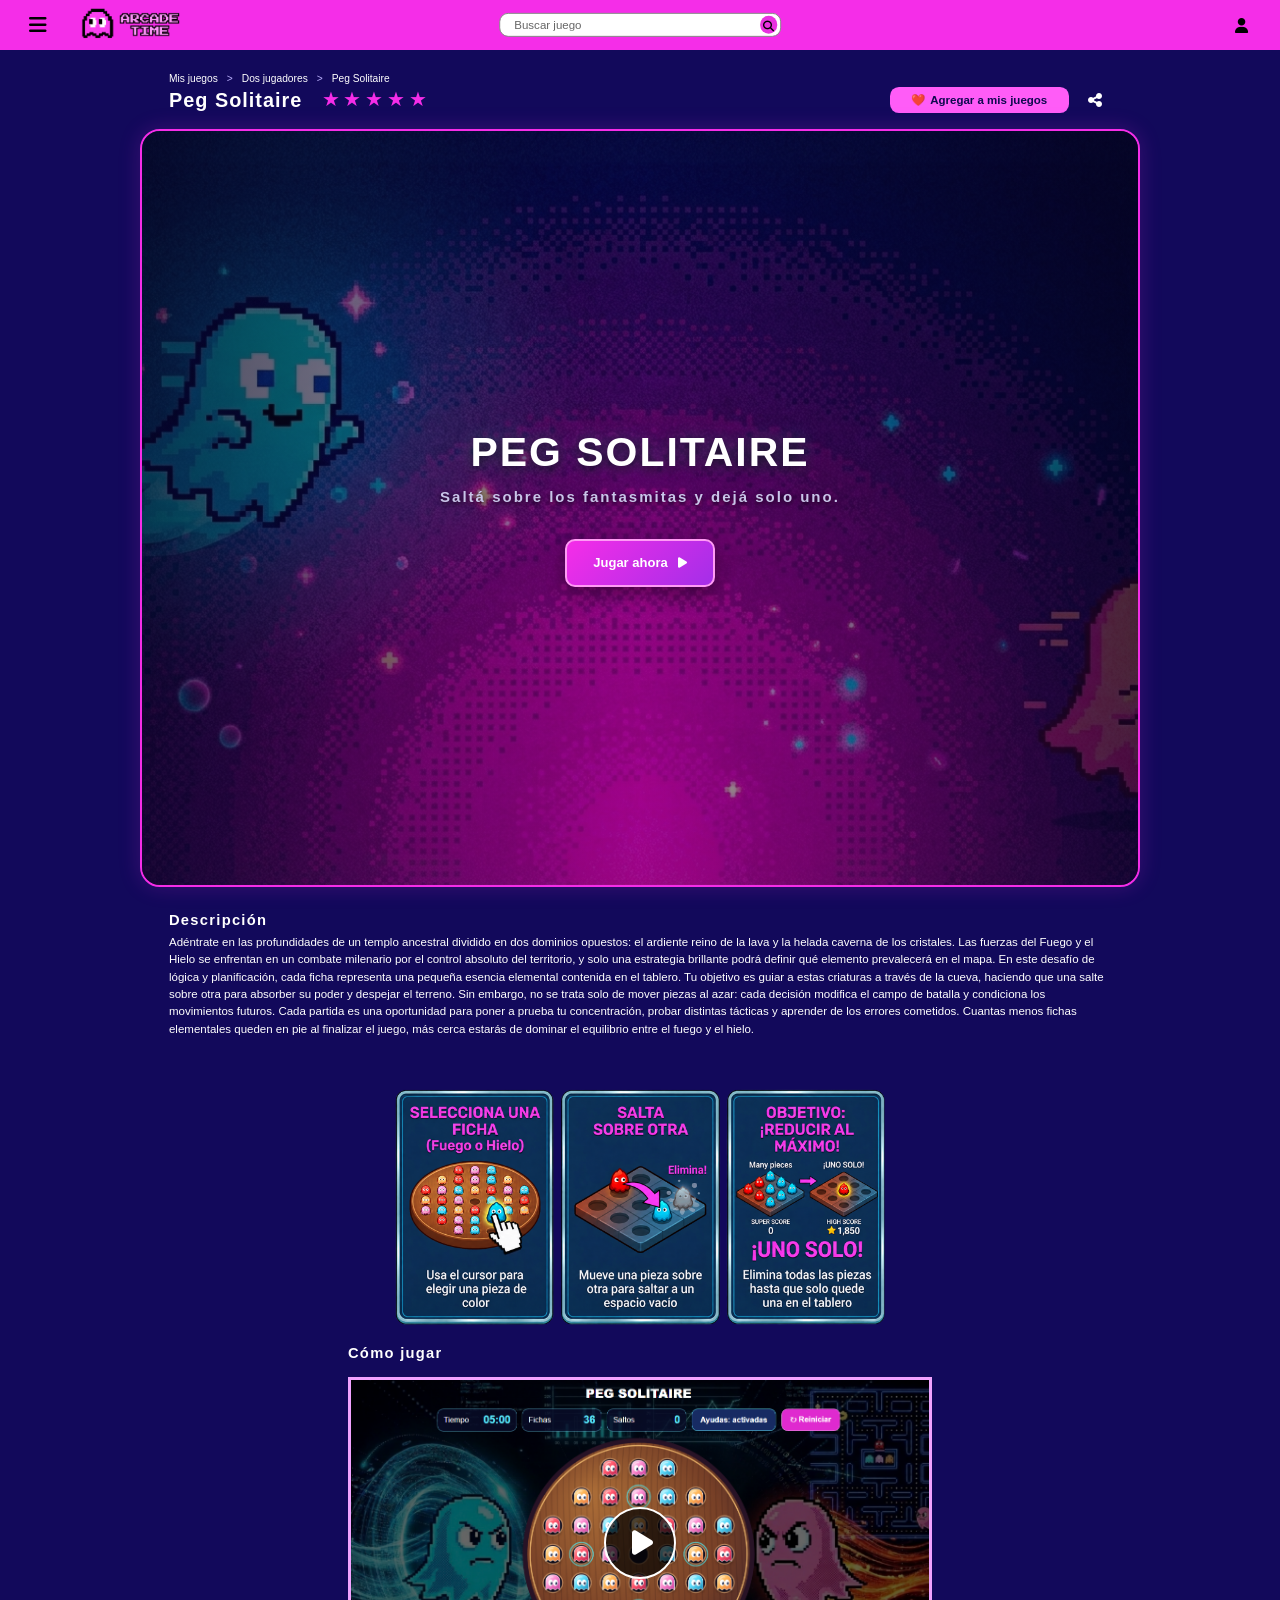
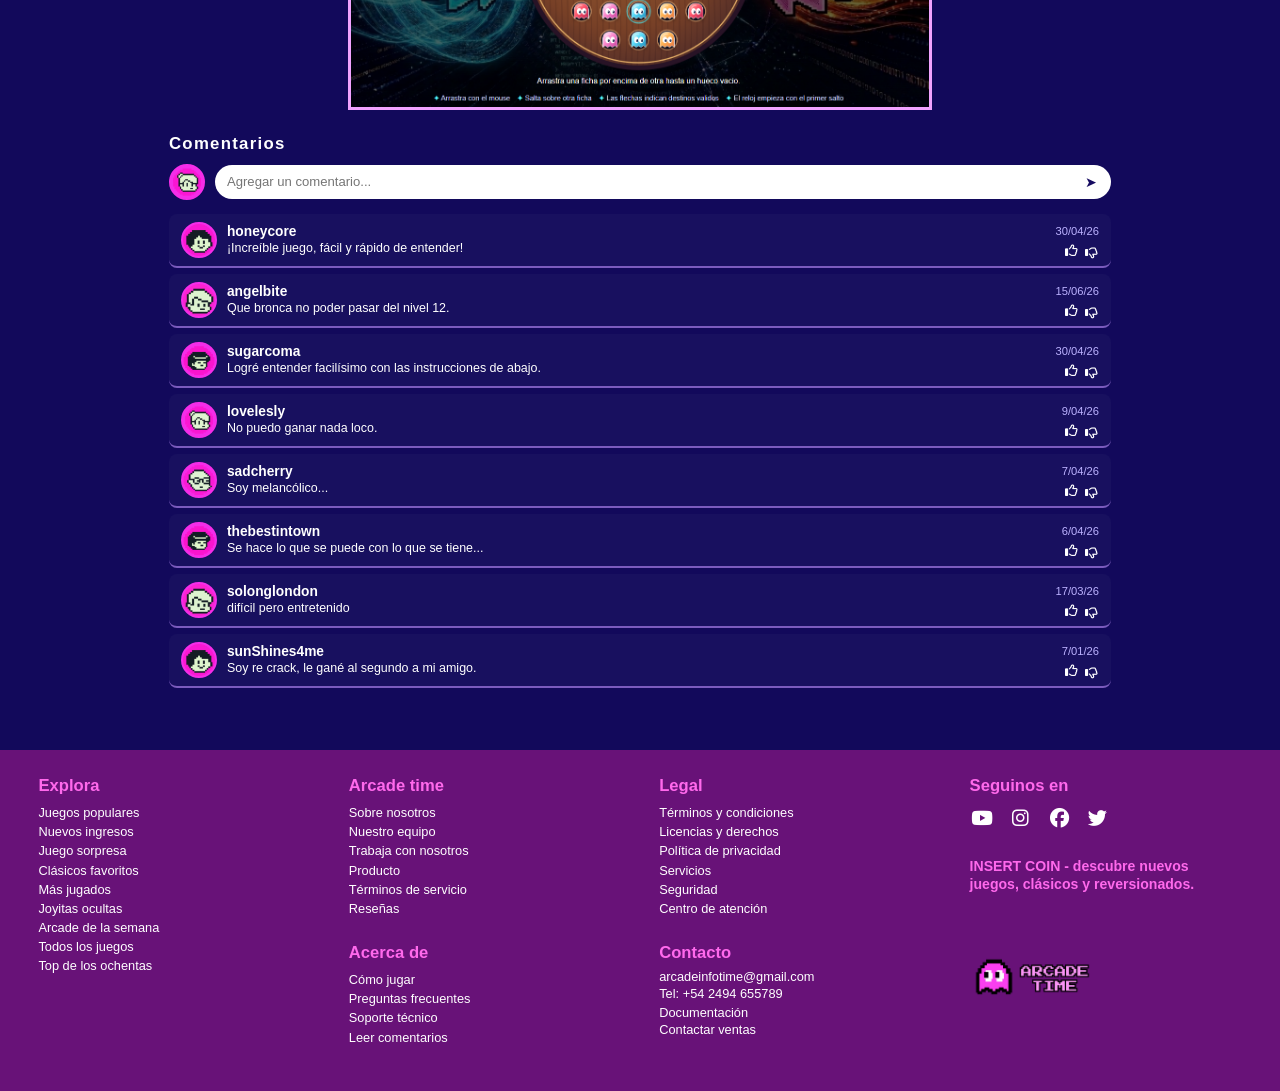
<file: html/juego.html>
<!DOCTYPE html>

<html lang="es">

<head>
    <meta charset="UTF-8">
    <meta name="viewport" content="width=device-width, initial-scale=1.0">
    <meta http-equiv="X-UA-Compatible" content="ie=edge">

    <title>Arcade Time | Peg Solitaire</title>
    <link rel="stylesheet" href="../css/paginas/peg-inicio.css">
    <link rel="stylesheet" href="../css/components/header.css">
    <link rel="stylesheet" href="../css/paginas/pegsolitaire.css">
    <link rel="stylesheet" href="../css/components/footer.css">
    <link rel="stylesheet" href="../css/components/comentarios.css">
    <link rel="stylesheet" href="../css/components/botones.css">
    <link rel="stylesheet" href="../css/paginas/peg-solitaire.css">
    <link rel="stylesheet" href="https://cdnjs.cloudflare.com/ajax/libs/font-awesome/6.5.2/css/all.min.css">
</head>


<body>


    <!-- fondo general de toda la pagina -->
    <div class="fondo-pagina">
        <!-- header -->
        <header class="encabezado">


            <div class="encabezado__contenedor">



                <!-- boton hamburguesa -->
                <button class="encabezado__menu-boton" type="button" data-boton-menu>

                    <!-- aca va el icono hamburguesa -->
                    <i class="fa-solid fa-bars"></i>

                </button>



                <!-- logo y nombre, al tocar vuelve al home -->
                <a class="encabezado__logo" href="home.html">

                    <img class="encabezado__logo-imagen" src="../img/logo(2).png" alt="Arcade Time">

                </a>



                <!-- decoracion q esta al lado del logo -->
                <div class="encabezado__separador"></div>



                <!-- buscador -->
                <form class="buscador" action="#" method="get" role="search">

                    <label class="buscador__label" for="buscar-juego">
                        Buscar juego
                    </label>

                    <div class="buscador__contenedor">

                        <input class="buscador__input" type="search" id="buscar-juego" name="buscar"
                            placeholder="Buscar juego">

                        <button class="buscador__boton" type="submit">

                            <!-- aca va la lupa -->
                            <i class="fa-solid fa-magnifying-glass"></i>

                        </button>

                    </div>

                </form>

                <!-- boton del perfil -->
                <button class="encabezado__perfil-boton" type="button" data-boton-perfil>

                    <!-- aca va el icono de la personita -->
                    <i class="fa-solid fa-user"></i>

                </button>


            </div>




            <!-- menu q se abre con la hamburguesa -->
            <nav class="menu-categorias" id="menu-categorias" hidden>

                <ul class="menu-categorias__lista">

                    <li class="menu-categorias__item">

                        <a class="menu-categorias__link" href="./home.html#accion">
                            Acción
                        </a>

                    </li>


                    <li class="menu-categorias__item">

                        <a class="menu-categorias__link" href="./home.html#terror">
                            Terror
                        </a>

                    </li>


                    <li class="menu-categorias__item">

                        <a class="menu-categorias__link" href="./home.html#aventura">
                            Aventura
                        </a>

                    </li>


                    <li class="menu-categorias__item">

                        <a class="menu-categorias__link" href="./home.html#carreras">
                            Carreras
                        </a>

                    </li>


                    <li class="menu-categorias__item">

                        <a class="menu-categorias__link" href="./home.html#supervivencia">
                            Supervivencia
                        </a>

                    </li>


                    <li class="menu-categorias__item">

                        <a class="menu-categorias__link" href="./home.html#superheroes">
                            Superhéroes
                        </a>

                    </li>


                    <li class="menu-categorias__item">

                        <a class="menu-categorias__link" href="./home.html#dos-jugadores">
                            Dos jugadores
                        </a>

                    </li>


                    <li class="menu-categorias__item">

                        <a class="menu-categorias__link" href="./home.html#mas-juegos">
                            Más juegos
                        </a>

                    </li>


                </ul>

            </nav>




            <!-- menu q se abre con la personita -->
            <div class="menu-usuario" id="menu-usuario" hidden>


                <!-- avatar y nombre -->
                <div class="menu-usuario__perfil">


                    <div class="menu-usuario__avatar-contenedor">

                        <img class="menu-usuario__avatar" src="../img/avatares/avatar6.png" alt="Avatar del usuario">

                    </div>


                    <p class="menu-usuario__nombre">
                        i_love_taylor
                    </p>


                </div>



                <!-- titulo del menu -->
                <div class="menu-usuario__encabezado">

                    <p class="menu-usuario__titulo">
                        Configuraciones de la cuenta
                    </p>

                </div>



                <!-- opciones -->
                <nav class="menu-usuario__opciones">

                    <ul class="menu-usuario__lista">


                        <li class="menu-usuario__item">

                            <a class="menu-usuario__link" href="#">
                                Contraseña
                            </a>

                        </li>


                        <li class="menu-usuario__item">

                            <a class="menu-usuario__link" href="#">
                                Correo electrónico
                            </a>

                        </li>


                        <li class="menu-usuario__item">

                            <a class="menu-usuario__link" href="#">
                                Editar avatar
                            </a>

                        </li>


                        <li class="menu-usuario__item">

                            <a class="menu-usuario__link" href="#">
                                Editar nombre de usuario
                            </a>

                        </li>


                        <li class="menu-usuario__item">

                            <a class="menu-usuario__link" href="#">
                                Idioma
                            </a>

                        </li>

                        <li class="menu-usuario__item">
                            <a class="menu-usuario__link menu-usuario__link--salir" href="./login.html">
                                Cerrar sesion
                            </a>
                        </li>


                    </ul>

                </nav>


            </div>


        </header>



        <!-- contenido principal -->
        <main class="pagina-juego">


            <!-- breadcrumbs -->
            <nav class="breadcrumbs">

                <ol class="breadcrumbs__lista">

                    <li class="breadcrumbs__item">

                        <a class="breadcrumbs__link" href="#">
                            Mis juegos
                        </a>

                    </li>

                    <li class="breadcrumbs__separador">
                        &gt;
                    </li>

                    <li class="breadcrumbs__item">

                        <a class="breadcrumbs__link" href="./home.html#dos-jugadores">
                            Dos jugadores
                        </a>

                    </li>

                    <li class="breadcrumbs__separador">
                        &gt; <!--hace el caracter >   -->
                    </li>

                    <li class="breadcrumbs__item breadcrumbs__item--actual">
                        Peg Solitaire
                    </li>

                </ol>

            </nav>




            <!-- juego -->
            <section class="detalle-juego" aria-labelledby="titulo-juego">


                <!-- fila del titulo y acciones -->
                <div class="detalle-juego__encabezado">


                    <div class="detalle-juego__titulo-valoracion">

                        <h1 class="detalle-juego__titulo" id="titulo-juego">
                            Peg Solitaire
                        </h1>


                        <div class="valoracion">

                            <span class="valoracion__estrella">★</span>
                            <span class="valoracion__estrella">★</span>
                            <span class="valoracion__estrella">★</span>
                            <span class="valoracion__estrella">★</span>
                            <span class="valoracion__estrella">★</span>

                        </div>

                    </div>



                    <div class="detalle-juego__acciones">

                        <button class="boton boton--agregar-juego" type="button" data-boton-favorito>
                            Agregar a mis juegos <span class="corazon">❤️</span>
                        </button>


                        <button class="detalle-juego__compartir" type="button">

                            <!-- aca va el icono verde de compartir -->
                            <i class="fa-solid fa-share-nodes"></i>

                        </button>

                    </div>


                </div>



<!-- PANTALLA DE INICIO -->

<section class="peg-inicio" id="peg-inicio" aria-labelledby="peg-inicio-titulo">

    <!-- Portada: agregar la imagen como img/peg-portada.png. -->
    <div class="peg-inicio__velo" aria-hidden="true"></div>

    <div class="peg-inicio__contenido">

        <h2 class="peg-inicio__titulo" id="peg-inicio-titulo">
            PEG SOLITAIRE
        </h2>
        <p class="peg-inicio__subtitulo">
            Saltá sobre los fantasmitas y dejá solo uno.
        </p>

        <div class="peg-inicio__animacion">

            <button
                class="peg-inicio__boton"
                id="btn-iniciar-peg"
                type="button">

                <span>Jugar ahora</span>
                <i class="fa-solid fa-play" aria-hidden="true"></i>

            </button>

        </div>

    </div>

</section>




                
<section class="peg peg--oculto"
         id="peg-juego"
         aria-label="Peg Solitaire jugable">

    <h2 class="peg__titulo">
        PEG SOLITAIRE 
    </h2>

    <div class="peg__barra">

        <div class="peg__indicador">
            Tiempo
            <strong id="peg-tiempo">05:00</strong>
        </div>

        <div class="peg__indicador">
            Fichas
            <strong id="peg-fichas">36</strong>
        </div>

        <div class="peg__indicador">
            Saltos
            <strong id="peg-movimientos">0</strong>
        </div>

        <button class="peg__boton peg__boton--secundario"
                id="peg-ayudas"
                type="button"
                aria-pressed="true">
            Ayudas: activadas
        </button>

        <button class="peg__boton"
                id="peg-reiniciar"
                type="button">
            ↻ Reiniciar
        </button>

    </div>

    <div class="peg__zona-tablero">
    <div class="peg__escenario">

        <canvas class="peg__canvas"
                id="peg-canvas"
                width="600"
                height="600"
                aria-label="Tablero circular de Peg Solitaire">
            Tu navegador necesita soportar Canvas.
        </canvas>

        <div class="peg__modal"
             id="peg-modal"
             role="alertdialog"
             aria-modal="true"
             hidden>

            <h3 id="peg-modal-titulo">
                ¡Fin del juego!
            </h3>

            <p id="peg-modal-texto"></p>

            <button class="peg__boton"
                    id="peg-modal-reiniciar"
                    type="button">
                Volver a jugar
            </button>

        </div>
    </div>

        <button class="peg__boton peg__boton--secundario"
                id="peg-ver-victoria"
                type="button" hidden>
            Ver victoria
        </button>
    </div>

    <p class="peg__estado"
       id="peg-estado"
       role="status"
       aria-live="polite">
    </p>

    <div class="peg__instrucciones">
        <span>Arrastra con el mouse</span>
        <span>Salta sobre otra ficha</span>
        <span>Las flechas indican destinos validos</span>
        <span>El reloj empieza con el primer salto</span>
    </div>

</section>





                <!-- descripcion -->
                <section class="descripcion-juego">

                    <h2 class="descripcion-juego__titulo" id="titulo-descripcion">
                        Descripción
                    </h2>


                    <p class="descripcion-juego__texto">
                        Adéntrate en las profundidades de un templo ancestral dividido en dos dominios opuestos:
                        el ardiente reino de la lava y la helada caverna de los cristales. Las fuerzas del Fuego
                        y el Hielo se enfrentan en un combate milenario por el control absoluto del territorio,
                        y solo una estrategia brillante podrá definir qué elemento prevalecerá en el mapa.
                        En este desafío de lógica y planificación, cada ficha representa una pequeña esencia
                        elemental contenida en el tablero. Tu objetivo es guiar a estas criaturas a través de la
                        cueva, haciendo que una salte sobre otra para absorber su poder y despejar el terreno.
                        Sin embargo, no se trata solo de mover piezas al azar: cada decisión modifica el campo de
                        batalla y condiciona los movimientos futuros. Cada partida es una oportunidad para poner
                        a prueba tu concentración, probar distintas tácticas y aprender de los errores cometidos.
                        Cuantas menos fichas elementales queden en pie al finalizar el juego, más cerca estarás de
                        dominar el equilibrio entre el fuego y el hielo.
                    </p>

                </section>




                <!-- instrucciones del juego -->
                <div class="instrucciones-juego">

                    <img class="instrucciones-juego__imagen" src="../img/instructions.png"
                        alt="Instrucciones para jugar a Peg Solitaire">

                </div>




                <!-- como jugar, FALTA CARGAR VIDEO -->
                <section class="como-jugar">

                    <h2 class="como-jugar__titulo" id="titulo-como-jugar">
                        Cómo jugar
                    </h2>


                    <div class="como-jugar__contenido">

                        <!-- aca va el video demo -->
                        <a class="como-jugar__enlace-video" href="https://youtu.be/8aVEFADZ6bU?si=a4qRcN6qIbFcznBi" target="_blank"
                            rel="noopener noreferrer" aria-label="Reproducir video de cómo jugar a Peg Solitaire">

                            <img src="../img/ejemplo.png" alt="Video de cómo jugar" class="como-jugar__video">
                            <span class="como-jugar__play" aria-hidden="true">
                                <i class="fa-solid fa-play"></i>
                            </span>

                        </a>

                    </div>

                </section>


            </section>




            <!-- comentarios -->
            <section class="comentarios">

                <h2 class="comentarios__titulo" id="titulo-comentarios">
                    Comentarios
                </h2>




                <!-- agregar comentario -->
                <form class="comentarios__formulario" action="#" method="post">

                    <div class="comentarios__avatar-contenedor">

                        <img class="comentario__avatar" src="..\img\avatares\avatar6.png" alt="Tu avatar">

                    </div>


                    <div class="comentarios__campo">

                        <label class="comentarios__label" for="nuevo-comentario">
                            Agregar un comentario
                        </label>


                        <input class="comentarios__input" type="text" id="nuevo-comentario" name="comentario"
                            placeholder="Agregar un comentario..." required>

                        <button class="comentarios__enviar" type="submit">

                            <!-- aca va la flecha -->

                        </button>

                    </div>

                </form>




                <!-- lista de comentarios-->
                <div class="comentarios__lista">


                    <article class="comentario">

                        <div class="comentario__avatar-contenedor">

                            <img class="comentario__avatar" src="../img\avatares\avatar9.png" alt="Avatar de honeycore">

                        </div>


                        <div class="comentario__contenido">

                            <div class="comentario__principal">

                                <h3 class="comentario__usuario">
                                    honeycore
                                </h3>

                                <p class="comentario__texto">
                                    ¡Increíble juego, fácil y rápido de entender!
                                </p>

                            </div>


                            <div class="comentario__lateral">

                                <time class="comentario__fecha" datetime="2026-04-30">
                                    30/04/26
                                </time>


                                <div class="comentario__acciones">

                                    <div class="comentario__accion comentario__accion--me-gusta" type="button"
                                        aria-label="Me gusta">

                                        <!-- icono me gusta -->
                                        <i class="fa-regular fa-thumbs-up"></i>

                                    </div>

                                    <div class="comentario__accion comentario__accion--no-me-gusta" type="button"
                                        aria-label="No me gusta">

                                        <!-- icono no me gusta -->
                                        <i class="fa-regular fa-thumbs-down"></i>

                                    </div>

                                </div>

                            </div>

                        </div>

                    </article>




                    <article class="comentario">

                        <div class="comentario__avatar-contenedor">

                            <img class="comentario__avatar" src="../img\avatares\avatar8.png" alt="Avatar de angelbite">

                        </div>


                        <div class="comentario__contenido">

                            <div class="comentario__principal">

                                <h3 class="comentario__usuario">
                                    angelbite
                                </h3>

                                <p class="comentario__texto">
                                    Que bronca no poder pasar del nivel 12.
                                </p>

                            </div>


                            <div class="comentario__lateral">

                                <time class="comentario__fecha" datetime="2026-06-15">
                                    15/06/26
                                </time>


                                <div class="comentario__acciones">

                                    <div class="comentario__accion comentario__accion--me-gusta" type="button">

                                        <!-- icono like -->
                                        <i class="fa-regular fa-thumbs-up"></i>

                                    </div>

                                    <div class="comentario__accion comentario__accion--no-me-gusta" type="button">

                                        <!-- icono dislike -->
                                        <i class="fa-regular fa-thumbs-down"></i>

                                    </div>

                                </div>

                            </div>

                        </div>

                    </article>




                    <article class="comentario">

                        <div class="comentario__avatar-contenedor">

                            <img class="comentario__avatar" src="../img\avatares\avatar7.png" alt="Avatar de sugarcoma">

                        </div>


                        <div class="comentario__contenido">

                            <div class="comentario__principal">

                                <h3 class="comentario__usuario">
                                    sugarcoma
                                </h3>

                                <p class="comentario__texto">
                                    Logré entender facilísimo con las instrucciones de abajo.
                                </p>

                            </div>


                            <div class="comentario__lateral">

                                <time class="comentario__fecha" datetime="2026-04-30">
                                    30/04/26
                                </time>


                                <div class="comentario__acciones">

                                    <div class="comentario__accion comentario__accion--me-gusta" type="button">

                                        <!-- icono me gusta -->
                                        <i class="fa-regular fa-thumbs-up"></i>

                                    </div>

                                    <div class="comentario__accion comentario__accion--no-me-gusta" type="button">

                                        <!-- icono no me gusta -->
                                        <i class="fa-regular fa-thumbs-down"></i>

                                    </div>

                                </div>

                            </div>

                        </div>

                    </article>




                    <article class="comentario">

                        <div class="comentario__avatar-contenedor">

                            <img class="comentario__avatar" src="../img\avatares\avatar6.png" alt="Avatar de lovelesly">

                        </div>


                        <div class="comentario__contenido">

                            <div class="comentario__principal">

                                <h3 class="comentario__usuario">
                                    lovelesly
                                </h3>

                                <p class="comentario__texto">
                                    No puedo ganar nada loco.
                                </p>

                            </div>


                            <div class="comentario__lateral">

                                <time class="comentario__fecha" datetime="2026-04-09">
                                    9/04/26
                                </time>


                                <div class="comentario__acciones">

                                    <div class="comentario__accion comentario__accion--me-gusta" type="button">

                                        <!-- icono me gusta -->
                                        <i class="fa-regular fa-thumbs-up"></i>

                                    </div>

                                    <div class="comentario__accion comentario__accion--no-me-gusta" type="button">

                                        <!-- icono no me gusta -->
                                        <i class="fa-regular fa-thumbs-down"></i>

                                    </div>

                                </div>

                            </div>

                        </div>

                    </article>




                    <article class="comentario">

                        <div class="comentario__avatar-contenedor">

                            <img class="comentario__avatar" src="../img\avatares\avatar5.png" alt="Avatar de sadcherry">

                        </div>


                        <div class="comentario__contenido">

                            <div class="comentario__principal">

                                <h3 class="comentario__usuario">
                                    sadcherry
                                </h3>

                                <p class="comentario__texto">
                                    Soy melancólico...
                                </p>

                            </div>


                            <div class="comentario__lateral">

                                <time class="comentario__fecha" datetime="2026-04-07">
                                    7/04/26
                                </time>


                                <div class="comentario__acciones">

                                    <div class="comentario__accion comentario__accion--me-gusta" type="button">

                                        <!-- icono like -->
                                        <i class="fa-regular fa-thumbs-up"></i>

                                    </div>

                                    <div class="comentario__accion comentario__accion--no-me-gusta" type="button">

                                        <!-- icono dislike -->
                                        <i class="fa-regular fa-thumbs-down"></i>

                                    </div>

                                </div>

                            </div>

                        </div>

                    </article>




                    <article class="comentario">

                        <div class="comentario__avatar-contenedor">

                            <img class="comentario__avatar" src="../img\avatares/avatar7.png"
                                alt="Avatar de thebestintown">

                        </div>


                        <div class="comentario__contenido">

                            <div class="comentario__principal">

                                <h3 class="comentario__usuario">
                                    thebestintown
                                </h3>

                                <p class="comentario__texto">
                                    Se hace lo que se puede con lo que se tiene...
                                </p>

                            </div>


                            <div class="comentario__lateral">

                                <time class="comentario__fecha" datetime="2026-04-07">
                                    6/04/26
                                </time>


                                <div class="comentario__acciones">

                                    <div class="comentario__accion comentario__accion--me-gusta" type="button">

                                        <!-- icono like -->
                                        <i class="fa-regular fa-thumbs-up"></i>

                                    </div>

                                    <div class="comentario__accion comentario__accion--no-me-gusta" type="button">

                                        <!-- icono dislike -->
                                        <i class="fa-regular fa-thumbs-down"></i>

                                    </div>

                                </div>

                            </div>

                        </div>

                    </article>




                    <article class="comentario">

                        <div class="comentario__avatar-contenedor">

                            <img class="comentario__avatar" src="../img\avatares/avatar8.png"
                                alt="Avatar de solonglonodon">

                        </div>


                        <div class="comentario__contenido">

                            <div class="comentario__principal">

                                <h3 class="comentario__usuario">
                                    solonglondon
                                </h3>

                                <p class="comentario__texto">
                                    difícil pero entretenido
                                </p>

                            </div>


                            <div class="comentario__lateral">

                                <time class="comentario__fecha" datetime="2026-04-07">
                                    17/03/26
                                </time>


                                <div class="comentario__acciones">

                                    <div class="comentario__accion comentario__accion--me-gusta" type="button">

                                        <!-- icono like -->
                                        <i class="fa-regular fa-thumbs-up"></i>

                                    </div>

                                    <div class="comentario__accion comentario__accion--no-me-gusta" type="button">

                                        <!-- icono dislike -->
                                        <i class="fa-regular fa-thumbs-down"></i>

                                    </div>

                                </div>

                            </div>

                        </div>

                    </article>




                    <article class="comentario">

                        <div class="comentario__avatar-contenedor">

                            <img class="comentario__avatar" src="../img\avatares/avatar9.png"
                                alt="Avatar de sunShines4me">

                        </div>


                        <div class="comentario__contenido">

                            <div class="comentario__principal">

                                <h3 class="comentario__usuario">
                                    sunShines4me
                                </h3>

                                <p class="comentario__texto">
                                    Soy re crack, le gané al segundo a mi amigo.
                                </p>

                            </div>


                            <div class="comentario__lateral">

                                <time class="comentario__fecha" datetime="2026-04-07">
                                    7/01/26
                                </time>


                                <div class="comentario__acciones">

                                    <div class="comentario__accion comentario__accion--me-gusta" type="button">

                                        <!-- icono like -->
                                        <i class="fa-regular fa-thumbs-up"></i>

                                    </div>

                                    <div class="comentario__accion comentario__accion--no-me-gusta" type="button">

                                        <!-- icono dislike -->
                                        <i class="fa-regular fa-thumbs-down"></i>

                                    </div>

                                </div>

                            </div>

                        </div>

                    </article>


                </div>

            </section>


        </main>



        <!-- footer -->
        <footer class="pie-pagina">


            <div class="pie-pagina__contenedor">



                <!-- columna explorar -->
                <div class="pie-pagina__columna">


                    <h2 class="pie-pagina__titulo">
                        Explora
                    </h2>


                    <ul class="pie-pagina__lista">

                        <li>
                            <a href="#">Juegos populares</a>
                        </li>

                        <li>
                            <a href="#">Nuevos ingresos</a>
                        </li>

                        <li>
                            <a href="#">Juego sorpresa</a>
                        </li>

                        <li>
                            <a href="#">Clásicos favoritos</a>
                        </li>

                        <li>
                            <a href="#">Más jugados</a>
                        </li>

                        <li>
                            <a href="#">Joyitas ocultas</a>
                        </li>

                        <li>
                            <a href="#">Arcade de la semana</a>
                        </li>

                        <li>
                            <a href="#">Todos los juegos</a>
                        </li>

                        <li>
                            <a href="#">Top de los ochentas</a>
                        </li>

                    </ul>


                </div>




                <!-- columna arcade time -->
                <div class="pie-pagina__columna">


                    <h2 class="pie-pagina__titulo">
                        Arcade time
                    </h2>


                    <ul class="pie-pagina__lista">

                        <li>
                            <a href="#">Sobre nosotros</a>
                        </li>

                        <li>
                            <a href="#">Nuestro equipo</a>
                        </li>

                        <li>
                            <a href="#">Trabaja con nosotros</a>
                        </li>

                        <li>
                            <a href="#">Producto</a>
                        </li>

                        <li>
                            <a href="#">Términos de servicio</a>
                        </li>

                        <li>
                            <a href="#">Reseñas</a>
                        </li>

                    </ul>



                    <h2 class="pie-pagina__titulo">
                        Acerca de
                    </h2>


                    <ul class="pie-pagina__lista">

                        <li>
                            <a href="#">Cómo jugar</a>
                        </li>

                        <li>
                            <a href="#">Preguntas frecuentes</a>
                        </li>

                        <li>
                            <a href="#">Soporte técnico</a>
                        </li>

                        <li>
                            <a href="#">Leer comentarios</a>
                        </li>

                    </ul>

                </div>




                <!-- columna legal y contacto -->
                <div class="pie-pagina__columna">


                    <h2 class="pie-pagina__titulo">
                        Legal
                    </h2>


                    <ul class="pie-pagina__lista">

                        <li>
                            <a href="#">Términos y condiciones</a>
                        </li>

                        <li>
                            <a href="#">Licencias y derechos</a>
                        </li>

                        <li>
                            <a href="#">Política de privacidad</a>
                        </li>

                        <li>
                            <a href="#">Servicios</a>
                        </li>

                        <li>
                            <a href="#">Seguridad</a>
                        </li>

                        <li>
                            <a href="#">Centro de atención</a>
                        </li>

                    </ul>



                    <div class="pie-pagina__contacto">


                        <h2 class="pie-pagina__titulo">
                            Contacto
                        </h2>


                        <p>
                            arcadeinfotime@gmail.com
                        </p>

                        <p>
                            Tel: +54 2494 655789
                        </p>


                        <a href="#">
                            Documentación
                        </a>

                        <a href="#">
                            Contactar ventas
                        </a>


                    </div>

                </div>




                <!-- redes y logo -->
                <div class="pie-pagina__columna">

                    <div class="pie-pagina__redes">


                        <h2 class="pie-pagina__titulo">
                            Seguinos en
                        </h2>


                        <div class="pie-pagina__redes-lista">
                            <a href="#">
                                <!-- icono youtube -->
                                <i class="fa-brands fa-youtube"></i>
                            </a>
                            <a href="#">
                                <!-- icono instagram -->
                                <i class="fa-brands fa-instagram"></i>
                            </a>
                            <a href="#">
                                <!-- icono facebook -->
                                <i class="fa-brands fa-facebook"></i>
                            </a>
                            <a href="#">
                                <!-- icono twitter -->
                                <i class="fa-brands fa-twitter"></i>
                            </a>
                        </div>


                    </div>



                    <div class="pie-pagina__descubrir">


                        <p>
                            <strong>
                                INSERT COIN - descubre nuevos juegos,
                                clásicos y reversionados.
                            </strong>
                        </p>


                    </div>



                    <div class="pie-pagina__logo">

                        <!-- aca va el logo arcade time -->
                        <img class="pie-pagina__logo-imagen" src="../img\logo(2).png" alt="Arcade Time">

                    </div>

                </div>


            </div>


        </footer>


    </div>
    <script src="../js/peg-solitaire.js" defer></script>
    <script src="../js/home.js"></script>
    <script src="../js/botones.js"></script>
    <script src="../js/peg-inicio.js" defer></script>
</body>

</html>
</file>
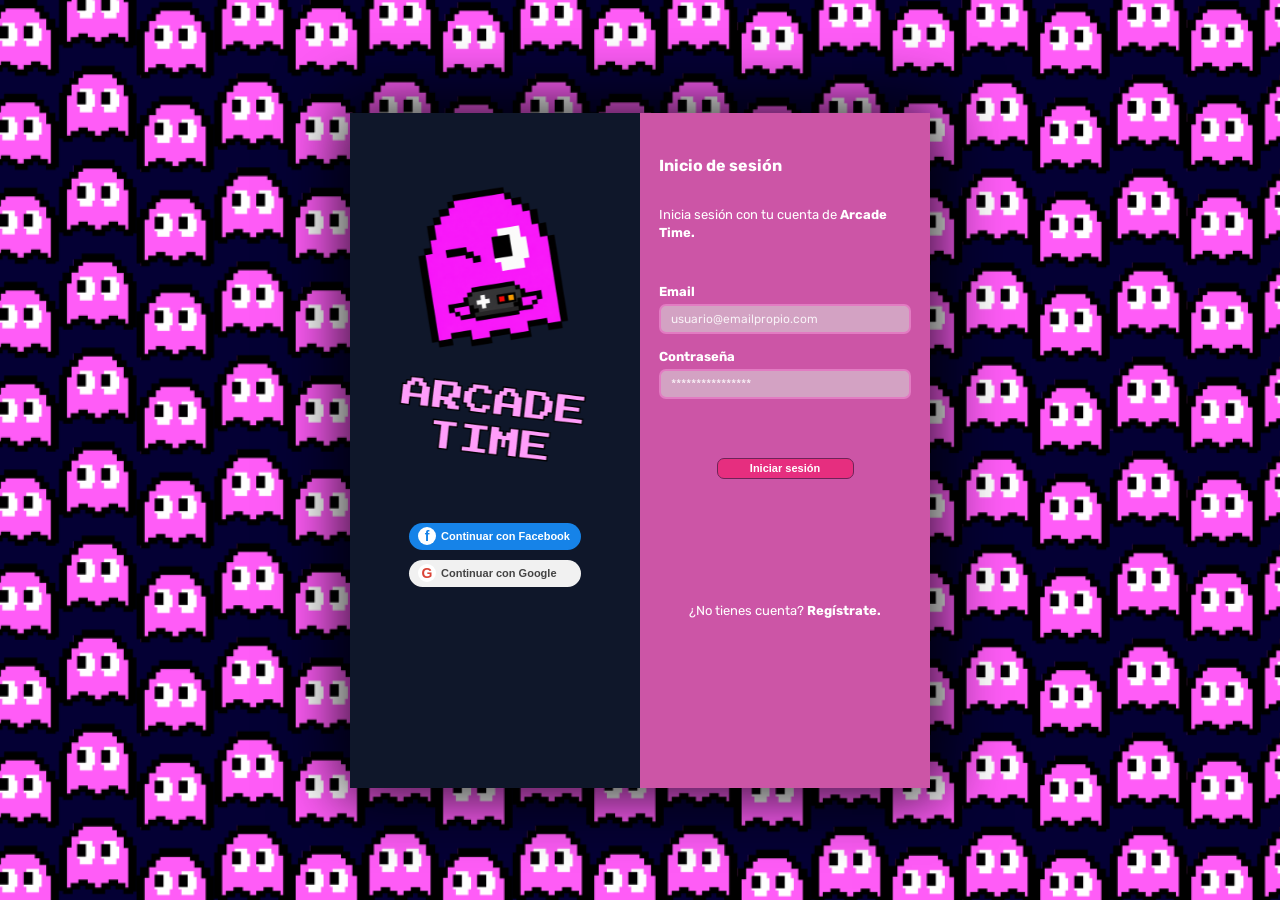
<file: html/login.html>
<!DOCTYPE html>
<html lang="es">

<head>

    <meta charset="UTF-8">
    <meta name="viewport" content="width=device-width, initial-scale=1.0">

    <title>Arcade Time | Inicio de sesión</title>

    <link rel="preconnect" href="https://fonts.googleapis.com">
    <link rel="preconnect" href="https://fonts.gstatic.com" crossorigin>
    <link rel="stylesheet" href="https://fonts.googleapis.com/css2?family=Rubik:wght@400;700&display=swap">

    <link rel="stylesheet" href="../css/paginas/login.css">
    <link rel="stylesheet" href="../css/components/botones.css">

</head>
<script src="../js/login.js" defer></script>

<body>

    <!-- Fondo general con los fantasmitas -->
    <div class="fondo-pagina">


        <main class="pagina-login">


            <div class="pagina-login__contenedor">


                <!-- PANEL IZQ -->

                <section class="presentacion-login">


                    <!-- Logo / imagen de Arcade Time -->
                    <div class="presentacion-login__logo">

                        <img src="../img/logo-arcade-time.png" alt="Arcade Time">

                    </div>


                    <!-- Botones de redes -->
                    <div class="presentacion-login__redes">


                        <button type="button" class="boton-red-social boton-red-social--facebook">

                            <span class="boton-red-social__icono">f</span>

                            <span>Continuar con Facebook</span>

                        </button>


                        <button type="button" class="boton-red-social boton-red-social--google">

                            <span class="boton-red-social__icono">G</span>

                            <span>Continuar con Google</span>

                        </button>


                    </div>


                </section>


                <div class="panel-derecho">
                    <!-- PANEL DER -->

                    <section class="login">


                        <!-- Encabezado -->
                        <div class="login__encabezado">


                            <h1 class="login__titulo" id="titulo-login">
                                Inicio de sesión
                            </h1>


                            <p class="login__descripcion">
                                Inicia sesión con tu cuenta de
                                <strong>Arcade Time.</strong>
                            </p>


                        </div>



                        <!-- Formulario -->
                        <form class="formulario-login" action="#" method="post">


                            <!-- Email -->
                            <div class="campo-formulario">


                                <label class="campo-formulario__etiqueta" for="email">
                                    Email
                                </label>


                                <div class="campo-formulario__contenedor-input">


                                    <input class="campo-formulario__input" type="email" id="email" name="email"
                                        placeholder="usuario@emailpropio.com" autocomplete="email" required>


                                </div>


                            </div>



                            <!-- Contraseña -->
                            <div class="campo-formulario">


                                <label class="campo-formulario__etiqueta" for="contrasena">
                                    Contraseña
                                </label>


                                <div class="campo-formulario__contenedor-input">


                                    <input class="campo-formulario__input" type="password" id="contrasena"
                                        name="contrasena" placeholder="****************" autocomplete="current-password"
                                        required>


                                </div>


                            </div>



                            <!-- Boton -->
                            <div class="formulario-login__contenedor-boton">


                                <button class="boton boton--principal
                                login__boton-animado" type="submit">
                                        Iniciar sesión
                                    
                                </button>


                            </div>


                        </form>
                        <div class="login-exitoso" id="login-exitoso" hidden>

                            <div class="login-exitoso__check">
                                            ✓
                            </div>

                            <h2>Login exitoso!</h2>

                            <p>Accediste a tu cuenta correctamente.</p>

                        </div>



                        <!-- Registro -->
                        <div class="login__registro">


                            <p class="login__registro-texto">

                                ¿No tienes cuenta?

                                <button type="button" class="login__registro-link" id="mostrar-registro">
                                    Regístrate.
                                </button>


                            </p>


                        </div>


                    </section>

                    <!--panel derecho registro -->
                    <section class="registro" id="panel-registro">


                        <!-- header del registro -->
                        <div class="registro__encabezado">


                            <h1 class="registro__titulo" id="titulo-registro">
                                Registrarse
                            </h1>


                            <p class="registro__descripcion">
                                Ingresa los datos para completar el registro.
                            </p>


                        </div>




                        <!-- formulario de registro -->
                        <form class="formulario-registro" id="form-registro" action="#" method="post">

                            <!-- nombre y apellido -->
                            <div class="campo-formulario">


                                <label class="campo-formulario__etiqueta" for="nombre-completo-registro">
                                    Nombre y apellido*
                                </label>


                                <div class="campo-formulario__contenedor-input">


                                    <input class="campo-formulario__input" type="text" id="nombre-completo-registro"
                                        name="nombreCompleto" autocomplete="name" required>


                                </div>


                            </div>




                            <!-- nombre de usuario -->
                            <div class="campo-formulario">


                                <label class="campo-formulario__etiqueta" for="nombre-usuario-registro">
                                    Nombre de usuario
                                </label>


                                <div class="campo-formulario__contenedor-input">


                                    <input class="campo-formulario__input" type="text" id="nombre-usuario-registro"
                                        name="nombreUsuario" autocomplete="username">


                                </div>


                            </div>




                            <!-- edad -->
                            <div class="campo-formulario">


                                <label class="campo-formulario__etiqueta" for="edad-registro">
                                    Edad*
                                </label>


                                <div class="campo-formulario__contenedor-input">


                                    <input class="campo-formulario__input" type="number" id="edad-registro" name="edad"
                                        min="1" required>


                                </div>


                            </div>




                            <!-- email -->
                            <div class="campo-formulario">


                                <label class="campo-formulario__etiqueta" for="email-registro">
                                    Email*
                                </label>


                                <div class="campo-formulario__contenedor-input">


                                    <input class="campo-formulario__input" type="email" id="email-registro" name="email"
                                        autocomplete="email" required>


                                </div>


                            </div>




                            <!-- contraseña -->
                            <div class="campo-formulario">


                                <label class="campo-formulario__etiqueta" for="contrasena-registro">
                                    Contraseña*
                                </label>


                                <div class="campo-formulario__contenedor-input">


                                    <input class="campo-formulario__input" type="password" id="contrasena-registro"
                                        name="contrasena" autocomplete="new-password" required>


                                </div>


                            </div>




                            <!-- repetir contraseña -->
                            <div class="campo-formulario">


                                <label class="campo-formulario__etiqueta" for="repetir-contrasena-registro">
                                    Repetir contraseña*
                                </label>


                                <div class="campo-formulario__contenedor-input">


                                    <input class="campo-formulario__input" type="password"
                                        id="repetir-contrasena-registro" name="repetirContrasena"
                                        autocomplete="new-password" required>


                                </div>


                            </div>




                            <!-- captcha -->
                            <div class="formulario-registro__contenedor-captcha">


                                <!-- aca iria el captcha, es para darle el tamano q queramos y posicionarlo -->
                                <div class="formulario-registro__captcha"></div>


                            </div>




                            <!-- boton registrarse -->
                            <div class="formulario-registro__contenedor-boton">


                                <button class="boton boton--principal login__boton-animado" type="submit">
                                    Registrate
                                </button>


                            </div>


                        </form>
                        <div class="registro-exitoso" id="registro-exitoso" hidden>

                            <div class="registro-exitoso__check">
                                            ✓
                            </div>

                            <h2>¡Registro exitoso!</h2>

                            <p>Tu cuenta fue creada correctamente.</p>

                        </div>




                        <!-- link para volver al login -->
                        <div class="registro__inicio-sesion">


                            <p class="registro__inicio-sesion-texto">

                                ¿Ya tienes cuenta?

                                <button type="button" class="registro__inicio-sesion-link" id="volver-login">
                                    Inicia sesión.
                                </button>


                            </p>


                        </div>


                    </section>


                </div>


        </main>


    </div>

</body>

</html>
</file>
<file: css/components/header.css>
html,
body {
    margin: 0;
    padding: 0;
}

.encabezado {
    width: 100%;
    height: 3.2vw;
    background-color: #f52de8;
    min-height: 50px;
    position: sticky;
    top: 0;
    z-index: 100;
    font-family: Arial, Helvetica, sans-serif;
}

.encabezado__contenedor {
    width: 100%;
    height: 100%;
    display: flex;
    align-items: center;
    position: relative;
}

/* HAMBURGUESA */
.encabezado__menu-boton {
    width: 6vw;
    height: 100%;
    border: none;
    background: transparent;
    cursor: pointer;
    position: relative;
}

.fa-bars {
    font-size: 20px;
}

/* LOGO */
.encabezado__logo {
    width: auto;
    height: auto;
}

.encabezado__logo-imagen {
    width: 110px;
    max-width: none;
    height: auto;
    object-fit: contain;
}

/* BUSCADOR */
.buscador {
    width: 22vw;
    height: 1.9vw;
    position: absolute;
    left: 50%;
    top: 50%;
    transform: translate(-50%, -50%);
}

.buscador__label {
    position: absolute;
    width: 0;
    height: 0;
    overflow: hidden;
}

.buscador__contenedor {
    width: 100%;
    height: 100%;
    position: relative;
}

.buscador__input {
    width: 100%;
    height: 100%;
    border: 0.1vw solid #888;
    border-radius: 0.7vw;
    background-color: white;
    padding: 0 3.2vw 0 1.1vw;
    font-size: 0.9vw;
    outline: none;
}

.buscador__input::placeholder {
    color: #666;
}

.buscador__boton {
    width: 1.4vw;
    height: 1.4vw;
    position: absolute;
    right: 0.25vw;
    top: 0.25vw;
    border: none;
    border-radius: 50%;
    background-color: #e832df;
    cursor: pointer;
}

.fa-magnifying-glass {
    font-size: 11px;
}

/* PERFIL BOTÓN */
.encabezado__perfil-boton {
    width: 6vw;
    height: 100%;
    margin-left: auto;
    border: none;
    background: transparent;
    cursor: pointer;
    position: relative;
}

/* =========================================================
   CUADRADO QUE SE DI B U J A ALREDEDOR DEL BOTÓN
   ========================================================= */

/* Registrar la propiedad personalizada para permitir su transición suave */
@property --angulo-trazo {
    syntax: '<angle>';
    initial-value: 0deg;
    inherits: false;
}

.encabezado__menu-boton,
.encabezado__perfil-boton {
    position: relative;
    display: inline-flex;
    align-items: center;
    justify-content: center;
}

.encabezado__menu-boton::after,
.encabezado__perfil-boton::after {
    content: "";
    position: absolute;
    top: 50%;
    left: 50%;
    width: 34px;
    height: 34px;
    margin-top: -17px;
    margin-left: -17px;
    border: 2px solid #ffa3da;
    /* Grosor y color del trazo */
    box-sizing: border-box;
    pointer-events: none;
    opacity: 0;

    --angulo-trazo: 0deg;
    -webkit-mask: conic-gradient(#000 var(--angulo-trazo), transparent 0deg);
    mask: conic-gradient(#000 var(--angulo-trazo), transparent 0deg);

    /* Transición de la animación de dibujado (duración 0.4s) */
    transition: --angulo-trazo 1s linear, opacity 0.15s ease;
}

/* Al hacer hover, se incrementa el ángulo dibujando el borde */
.encabezado__menu-boton:hover::after,
.encabezado__perfil-boton:hover::after {
    opacity: 1;
    --angulo-trazo: 360deg;
}

.fa-user {
    font-size: 15px;
}

/* =========================================================
   ESTILOS BASE Y BARRIDO SUAVE EN ENLACES (SIN PARPADEO)
   ========================================================= */

.menu-categorias__link,
.menu-usuario__link {
    display: block;
    width: 100%;
    padding: 0.45vw 0.6vw;
    color: #000000;
    text-decoration: none;
    font-size: 0.8vw;
    font-weight: normal;
    text-align: left;
    box-sizing: border-box;
    /* espacio para q el texto no pise los emojis de los costados */
    padding-left: 30px;
    padding-right: 30px;

    background-color: #ffb5fd;

    background-image: radial-gradient(circle at center, #ff92f8 0%, #f65fef 100%);
    background-repeat: no-repeat;
    background-position: center;
    background-size: 0% 100%;

    transition: background-size 0.35s ease-out, font-weight 0.15s ease, color 0.15s ease;
    position: relative;
    overflow: hidden;
}

.menu-usuario__link {
    font-size: 0.75vw;
}

/* Estado Hover: Barrido estático sin bucles */
.menu-categorias__link:hover,
.menu-usuario__link:hover {
    font-weight: bold;
    color: #000000;
    background-size: 100% 100%;
}

/* =========================================================
   EMOJIS EN MENÚ CATEGORÍAS (ENTRADA Y SALIDA DESLIZADA)
   ========================================================= */

.menu-categorias__link::before,
.menu-categorias__link::after {
    opacity: 1;
    position: absolute;
    top: 50%;
    transform: translateY(-50%);
    font-size: 11px;
    pointer-events: none;
}

/* Siempre visibles a los costados, sin animacion de hover */
.menu-categorias__link::before {
    left: 8px;
}

.menu-categorias__link::after {
    right: 8px;
}

/* Emojis por categoría */
.menu-categorias__link[href*="#accion"]::before {
    content: "💥";
}

.menu-categorias__link[href*="#terror"]::before {
    content: "👻";
}

.menu-categorias__link[href*="#aventura"]::before {
    content: "🗡️";
}

.menu-categorias__link[href*="#carreras"]::before {
    content: "🏎️";
}

.menu-categorias__link[href*="#supervivencia"]::before {
    content: "⛺";
}

.menu-categorias__link[href*="#superheroes"]::before {
    content: "🦸";
}

.menu-categorias__link[href*="#dos-jugadores"]::before {
    content: "🎮";
}

.menu-categorias__link[href*="#mas-juegos"]::before {
    content: "✨";
}

/* =========================================================
   EMOJIS FIJOS EN MENÚ USUARIO (alineado a la izquierda)
   ========================================================= */

/* La lista del usuario va alineada a la izquierda con su emoji */
.menu-usuario__link {
    text-align: left;
    padding-left: 34px;
}

/* Emoji a la izquierda segun el texto */
.menu-usuario__link::before {
    opacity: 1;
    position: absolute;
    top: 50%;
    left: 12px;
    transform: translateY(-50%);
    font-size: 11px;
    pointer-events: none;
}

/* Cerrar sesion: texto tirado a la derecha y emoji en la derecha */
.menu-usuario__link--salir {
    text-align: right;
    padding-left: 0.6vw;
    padding-right: 34px;
}

.menu-usuario__link--salir::before {
    left: auto;
    right: 12px;
}

/* Emojis por opcion */
.menu-usuario__item:nth-child(1) .menu-usuario__link::before {
    content: "🔒";
}

.menu-usuario__item:nth-child(2) .menu-usuario__link::before {
    content: "📧";
}

.menu-usuario__item:nth-child(3) .menu-usuario__link::before {
    content: "🖼️";
}

.menu-usuario__item:nth-child(4) .menu-usuario__link::before {
    content: "✏️";
}

.menu-usuario__item:nth-child(5) .menu-usuario__link::before {
    content: "🌐";
}

.menu-usuario__link--salir::before {
    content: "🚪";
}

/* =========================================================
   MENÚ CATEGORÍAS & MENÚ USUARIO
   ========================================================= */

.menu-categorias {
    position: absolute;
    top: 100%;
    left: 0;
    width: 13vw;
    min-width: 150px;
    padding: 0;
    background-color: #fab7f7;
    border: 1px solid #ffffff;
    box-shadow: 0 4px 10px rgba(0, 0, 0, 0.2);
    z-index: 200;
}

.menu-categorias__lista,
.menu-usuario__lista {
    list-style: none;
    padding: 0;
    margin: 0;
}

.menu-categorias__item,
.menu-usuario__item {
    margin-bottom: 0;
    border-bottom: 1px solid #ffffff;
}

.menu-usuario__item:last-child,
.menu-categorias__item:last-child {
    border-bottom: none;
}

.menu-usuario {
    position: absolute;
    top: 100%;
    right: 0;
    width: 15vw;
    min-width: 170px;
    padding: 0;
    background-color: #fc96f9;
    border: 1px solid #ffffff;
    box-shadow: 0 4px 10px rgba(0, 0, 0, 0.2);
    z-index: 200;
    color: #000000;
}

.menu-usuario__perfil {
    display: flex;
    align-items: center;
    justify-content: flex-start;
    gap: 10px;
    padding: 10px 14px;
    background-color: #fc96f9;
    border-bottom: 1px solid #ffffff;
}

.menu-usuario__avatar-contenedor {
    width: 56px !important;
    height: 56px !important;
    min-width: 56px !important;
    min-height: 56px !important;
    border-radius: 50%;
    background-color: #ffffff;
    overflow: hidden;
    flex-shrink: 0;
    display: flex;
    align-items: center;
    justify-content: center;
}

.menu-usuario__avatar {
    width: 56px !important;
    height: 56px !important;
    max-width: none !important;
    object-fit: cover !important;
    transform: scale(1.8) !important;
    display: block;
}

.menu-usuario__nombre {
    font-size: 14px;
    font-weight: bold;
    color: #000000;
    line-height: 1.2;
}

.menu-usuario__titulo {
    display: none;
}

/* HIDDEN */
[hidden] {
    display: none !important;
}

/* =========================================================
   RESPONSIVE - MOBILE
   ========================================================= */

@media (max-width: 768px) {
    .encabezado {
        height: 52px;
    }

    .encabezado__menu-boton {
        width: 52px;
    }

    .encabezado__logo {
        width: auto;
        gap: 4px;
    }

    .encabezado__logo-imagen {
        width: 90px;
    }

    .fa-bars {
        font-size: 20px;
    }

    .buscador {
        position: relative;
        left: auto;
        right: auto;
        top: auto;
        transform: none;
        flex: 1;
        max-width: 160px;
        height: 28px;
        margin: 0 8px;
    }

    .buscador__contenedor {
        width: 100%;
        height: 100%;
    }

    .buscador__input {
        border-width: 1px;
        border-radius: 14px;
        padding: 0 28px 0 10px;
        font-size: 11px;
    }

    .buscador__boton {
        width: 20px;
        height: 20px;
        right: 4px;
        top: 50%;
        transform: translateY(-50%);
    }

    .fa-magnifying-glass {
        font-size: 10px;
    }

    .encabezado__perfil-boton {
        width: 52px;
    }

    .fa-user {
        font-size: 16px;
    }

    .menu-categorias {
        width: 42vw;
        max-width: 160px;
        min-width: 120px;
        left: 0;
        padding: 0;
        border-width: 1px;
    }

    .menu-usuario {
        width: 48vw;
        max-width: 175px;
        min-width: 130px;
        right: 0;
        padding: 0;
        border-width: 1px;
    }

    .menu-categorias__item,
    .menu-usuario__item {
        margin-bottom: 0;
        border-bottom: 1px solid #ffffff;
    }

    .menu-categorias__item:last-child,
    .menu-usuario__item:last-child {
        border-bottom: none;
    }

    .menu-categorias__link,
    .menu-usuario__link {
        font-size: 11px;
        padding: 6px 4px;
        line-height: 1.2;
    }

    /* En mobile la hamburguesa tambien va alineada a la izquierda,
       sin pisar el emoji */
    .menu-categorias__link {
        text-align: left;
        padding-left: 26px;
        padding-right: 26px;
    }

    /* El menu de usuario mantiene su alineacion:
       opciones a la izquierda con emoji a la izquierda,
       Cerrar sesion a la derecha con emoji a la derecha */
    .menu-usuario__link {
        text-align: left;
        padding-left: 34px;
    }

    .menu-usuario__link--salir {
        text-align: right;
        padding-left: 4px;
        padding-right: 34px;
    }

    .menu-usuario__perfil {
        gap: 6px;
        padding: 6px 4px;
        justify-content: center;
        border-bottom: 1px solid #ffffff;
    }

    .menu-usuario__avatar-contenedor {
        width: 44px !important;
        height: 44px !important;
        min-width: 44px !important;
        min-height: 44px !important;
    }

    .menu-usuario__avatar {
        width: 44px !important;
        height: 44px !important;
    }

    .menu-usuario__nombre {
        font-size: 12px;
    }

    .menu-usuario__titulo {
        display: none;
    }
}
</file>
<file: css/paginas/blocka.css>
* {
    box-sizing: border-box;
    margin: 0;
    padding: 0;
}

html,
body {
    width: 100%;
    min-height: 100%;
}

body {
    font-family: Arial, Helvetica, sans-serif;

    background-color: #12095b;

    color: white;
}

img {
    max-width: 100%;
}

button,
input {
    font-family: inherit;
}


/* =========================
   FONDO
   ========================= */

.fondo-pagina {
    width: 100%;
    min-height: 100vh;

    background-color: #12095b;
}


/* =========================
   CONTENIDO
   ========================= */

.pagina-juego {
    width: 94vw;

    margin: 0 auto;

    padding-top: 1.8vw;
    padding-bottom: 3vw;
}


/* =========================
   BREADCRUMBS
   ========================= */

.breadcrumbs {
    width: 92%;

    margin: 0 auto;
}

.breadcrumbs__lista {
    display: flex;

    align-items: center;

    gap: 0.7vw;

    list-style: none;

    font-size: 0.8vw;
}

.breadcrumbs__link {
    color: white;

    text-decoration: none;
}

.breadcrumbs__separador {
    color: #bcb2ff;
}


/* =========================
   ENCABEZADO DEL JUEGO
   ========================= */

.detalle-juego__encabezado {
    width: 92%;

    margin-left: auto;
    margin-right: auto;
    margin-bottom: 1vw;

    display: flex;

    align-items: center;
    justify-content: space-between;
}

.detalle-juego__titulo-valoracion {
    display: flex;

    align-items: center;

    gap: 1.5vw;
}

.detalle-juego__titulo {
    color: white;

    font-family: "Arial Black", Arial, sans-serif;

    font-size: 1.55vw;

    letter-spacing: 0.08vw;
}

.valoracion {
    display: flex;

    gap: 0.3vw;
}

.valoracion__estrella {
    color: #f52de8;

    font-size: 1.55vw;

    line-height: 1;
}


/* =========================
   ACCIONES
   ========================= */

.detalle-juego__acciones {
    display: flex;

    align-items: center;
    justify-content: flex-end;

    gap: 0.8vw;
}

.detalle-juego__compartir {
    width: 2.5vw;
    aspect-ratio: 1;

    border: none;

    background: transparent;

    cursor: pointer;
}

.fa-share-nodes {
    color: white;

    font-size: 1.25vw;
}


/* =========================
   IMAGEN PRINCIPAL
   ========================= */

.detalle-juego__imagen-contenedor {
    width: 92%;

    margin: 0 auto 1vw;

    border: 0.2vw solid #f52de8;

    background-color: #0c0744;

    display: flex;

    align-items: center;
    justify-content: center;

    overflow: hidden;
}

.blocka__contenedor-juego {
    width: 90%;
    max-width: 1400px;
    min-height: 575px;
    margin: 30px auto;
    padding: 10px 40px 20px;
    background-color: #681278;
    border-radius: 18px;
    box-sizing: border-box;
    position: relative;
    overflow: hidden;
}


/* PANTALLA INICIAL */

.blocka-pantalla--inicio {
    position: absolute;

    top: 0;
    right: 0;
    bottom: 0;
    left: 0;

    width: 100%;
    min-height: 0;

    margin: 0;

    background-image: url("../../img/Blocka.png");
    background-size: cover;
    background-position: center;
    background-repeat: no-repeat;

    border-radius: 18px;

    display: flex;
    flex-direction: column;
    align-items: center;
    justify-content: center;
}

.blocka-pantalla--inicio p {
    color: white;
    text-shadow: 0 0 5px rgba(0, 0, 0, 0.7);

    /* mismo espacio arriba y abajo */
    margin: 24px 0;
}



/* =========================
   DESCRIPCIÓN
   ========================= */

.descripcion-juego {
    width: 92%;

    margin: 0 auto -0.5vw;
}

.descripcion-juego__titulo,
.como-jugar__titulo,
.comentarios__titulo {
    color: white;

    font-family: "Arial Black", Arial, sans-serif;

    font-size: 1.15vw;

    letter-spacing: 0.1vw;

    margin-bottom: 0.5vw;
}

.descripcion-juego__texto {
    width: 100%;

    margin-left: 0;
    margin-right: 0;

    color: white;

    font-size: 0.9vw;

    line-height: 1.5;

    text-align: left;
}

.instrucciones-juego {
    display: flex;
    justify-content: center;
    width: 100%;
    margin: 20px 0;
}

.instrucciones-juego section {
    background-color: #12095b;
    border: 1px solid #1f1271;
    border-radius: 8px;
    padding: 25px 30px;
    max-width: 900px;
    /* Aumentado para dar espacio a la columna de imágenes */
    width: 100%;
    display: flex;
    /* Distribuye el texto a la izquierda y las imágenes a la derecha */
    gap: 30px;
    align-items: center;
    box-shadow: 0 4px 12px rgba(0, 0, 0, 0.4);
}

.contenido-texto {
    flex: 1;
    /* Ocupa la mitad izquierda */
    text-align: left;
    /* Alineación a la izquierda como la referencia */
}

.instrucciones-juego h1 {
    color: #ff00bb;
    font-size: 24px;
    font-weight: bold;
    margin-bottom: 12px;
}

.instrucciones-juego p {
    color: #ffffff;
    font-size: 14px;
    line-height: 1.5;
    margin-bottom: 12px;
}

.instrucciones-juego p strong {
    color: #ffffff;
    font-weight: bold;
}

/* Párrafo de la ayuda */
.instrucciones-juego p:nth-of-type(4) {
    color: #b0a8e0;
    font-size: 13px;
    margin-top: 15px;
    margin-bottom: 0;
}

.imagenes-grid {
    flex: 1.25;

    display: grid;
    grid-template-columns: repeat(2, 1fr);

    gap: 12px;
}


.imagen-instruccion {
    height: 135px;

    display: flex;
    align-items: center;
    justify-content: center;

    overflow: hidden;

    border: 1px solid #3b5d8d;
    border-radius: 8px;

    background-color: #0c0538;
}


.imagen-instruccion img {
    width: 100%;
    height: 100%;

    object-fit: cover;
    object-position: center;

    transform: scale(1.08);
}



.contenido-texto {
    flex: 0.85;
    text-align: left;
}

/* =========================
   RESPONSIVE
   ========================= */

@media (min-width: 900px) {

    .pagina-juego {
        width: 80vw;
    }
}

@media (max-width: 600px) {

    .detalle-juego__encabezado {
        flex-direction: column;

        align-items: flex-start;

        gap: 2vw;
    }

    .detalle-juego__acciones {
        align-self: flex-end;
    }

    .breadcrumbs,
    .detalle-juego__encabezado,
    .detalle-juego__imagen-contenedor,
    .descripcion-juego,
    .instrucciones-juego,
    .como-jugar {
        width: 100%;
    }

    .como-jugar__titulo,
    .como-jugar__contenido {
        width: 100%;
    }
}


/* =========================
   BLOCKA - JUEGO
   Solo esta sección corresponde al área interactiva de Blocka.
   El resto del CSS original se conserva sin cambios.
   ========================= */

.blocka__contenedor-juego {
    width: 90%;
    max-width: 1400px;
    height: 575px;
    margin: 30px auto;
    padding: 20px 40px;
    background-color: #0c0538;
    border-radius: 18px;
    box-sizing: border-box;
    position: relative;
    overflow: hidden;
}

.blocka-pantalla {
    width: 100%;
    height: 100%;
    min-height: 0;
    display: flex;
    flex-direction: column;
    align-items: center;
    justify-content: center;
    text-align: center;
}

.blocka-pantalla[hidden] {
    display: none;
}

.blocka-pantalla--inicio h2 {
    color: white;
    font-family: "Arial Black", Arial, sans-serif;
    font-size: 55px;
    letter-spacing: 5px;
    margin-bottom: 12px;
}

.blocka-pantalla--inicio p,
.blocka-pantalla__titulo p {
    color: #c9c5e9;
    margin-bottom: 28px;
}

.blocka-pantalla__titulo {
    margin-bottom: 28px;
}

.blocka-pantalla__titulo span,
.blocka-pantalla--completado>span,
.blocka-juego__nombre span {
    color: #f52de8;
    font-size: 13px;
    font-weight: bold;
    letter-spacing: 3px;
}

.blocka-pantalla__titulo h2 {
    margin: 7px 0;
    color: white;
    font-family: "Arial Black", Arial, sans-serif;
    font-size: 32px;
}

.boton--blocka-principal,
.boton--blocka-secundario {
    min-width: 130px;
    height: 48px;
    padding: 0 22px;
    border-radius: 10px;
    font-weight: bold;
    transition: .2s ease;
}

.boton--blocka-principal {
    background-color: #f52de8;
    border: 2px solid #f52de8;
    color: white;
}

.boton--blocka-principal:hover {
    background-color: #f52de8;
    transform: translateY(-2px);
}

.boton--blocka-secundario {
    background-color: transparent;
    border: 2px solid #f52de8;
    color: white;
}

.boton--blocka-secundario:hover {
    background-color: #f52de8;
    transform: translateY(-2px);
}

.blocka-niveles-grid {
    width: min(950px, 100%);
    display: grid;
    grid-template-columns: repeat(4, 1fr);
    gap: 15px;
    margin-bottom: 28px;

}

.blocka-nivel {
    min-height: 175px;
    padding: 20px 12px;
    background-color: #12095b;
    border: 2px solid #3b5d8d;
    border-radius: 12px;
    color: white;
    cursor: pointer;
    transition: .2s ease;
}

.blocka-nivel:hover {
    border-color: #f52de8;
    background-color: #12095b;
    transform: translateY(-5px);
}

.blocka-nivel strong,
.blocka-nivel span,
.blocka-nivel small {
    display: block;
}

.blocka-nivel strong {
    margin-bottom: 20px;
    color: #f52de8;
    font-size: 21px;
}

.blocka-nivel span {
    margin-bottom: 9px;
    font-weight: bold;
}

.blocka-nivel small {
    color: #c9c5e9;
    line-height: 1.35;
}

.blocka-tamanios-nuevo {
    display: flex;
    justify-content: center;
    gap: 15px;
    margin-bottom: 30px;
}

.blocka-tamanios-nuevo .blocka__tamanio {
    width: 150px;
    height: 125px;
    padding: 10px;
    display: flex;
    flex-direction: column;
    align-items: center;
    justify-content: center;
    gap: 5px;
}

.blocka-tamanios-nuevo .blocka__tamanio strong {
    color: #f52de8;
    font-size: 38px;
}

.blocka-tamanios-nuevo .blocka__tamanio span {
    color: white;
    font-weight: bold;
}

.blocka-pantalla__acciones {
    display: flex;
    justify-content: center;
    gap: 15px;
    flex-wrap: wrap;
}

.blocka-pantalla__acciones--columna {
    flex-direction: column;
    width: min(300px, 100%);
}

.blocka-galeria {
    width: min(900px, 100%);
    display: grid;
    grid-template-columns: repeat(4, 1fr);
    gap: 12px;
    margin-bottom: 25px;
}

.blocka-galeria__imagen {
    height: 115px;
    padding: 0;
    overflow: hidden;
    border: 2px solid #3b5d8d;
    border-radius: 8px;
    background-color: #12095b;
    cursor: pointer;
    transition: .2s ease;
}

.blocka-galeria__imagen:hover,
.blocka-galeria__imagen--activa {
    border-color: #f52de8;
    transform: scale(1.03);
}

.blocka-galeria__imagen img {
    width: 100%;
    height: 100%;
    object-fit: cover;
    display: block;
}

/* Barra superior del juego: conserva la estructura visual original. */
.blocka-pantalla--juego {
    position: relative;
    justify-content: flex-start;
    padding-top: 0;
}

.blocka__barra-superior {
    display: grid;
    grid-template-columns: 1fr auto 1fr;
    align-items: center;
    gap: 30px;
    width: 100%;
}

.blocka__info {
    justify-self: start;
}

.blocka__info h2 {
    margin: 0;
    color: #f52de8;
    font-size: 20px;
}

.blocka__info p {
    margin: 4px 0 0;
    color: #c4ff00;
    font-size: 20px;
    font-weight: bold;
}

.blocka-juego__nombre {
    text-align: center;
}

.blocka-juego__nombre strong {
    display: block;
    margin-top: 5px;
    color: white;
    font-size: 17px;
}

.blocka__controles {
    display: flex;
    align-items: center;
    justify-content: flex-end;
    gap: 15px;
}

.blocka__controles .boton {
    min-width: 90px;
    height: 40px;
    padding: 0 14px;
}

.blocka__tablero {
    width: fit-content;
    margin: 14px auto 0;
    padding: 10px;
    background-color: #12095b;
    border-radius: 12px;
}

#canvas-blocka {
    display: block;
    width: 400px;
    max-width: 100%;
    height: auto;
    cursor: pointer;
}

.blocka-juego__indicacion {
    margin-top: 8px;
    color: #c9c5e9;
    font-size: 12px;
}

.blocka-pausa {
    position: absolute;
    inset: 0;
    z-index: 10;
    display: flex;
    align-items: center;
    justify-content: center;
    border-radius: 18px;
    background: rgba(12, 7, 68, .85);
}

.blocka-pausa>div {
    display: flex;
    flex-direction: column;
    align-items: center;
    gap: 20px;
}

.blocka-pausa strong {
    color: white;
    font-size: 32px;
}

.blocka-pantalla--completado h2 {
    margin: 10px 0;
    color: white;
    font-family: "Arial Black", Arial, sans-serif;
    font-size: 38px;
}

.blocka-pantalla--completado p {
    color: #c9c5e9;
    margin-top: 15px;
}

.blocka-check {
    width: 80px;
    height: 80px;
    display: grid;
    place-items: center;
    margin-bottom: 15px;
    border-radius: 50%;
    background-color: #65c56b;
    color: white;
    font-size: 45px;
    font-weight: bold;
}

.blocka-tiempo-final {
    display: block;
    margin: 5px 0 25px;
    color: #65c56b;
    font-size: 34px;
}

.blocka-pantalla--completado .blocka-pantalla__acciones {
    width: min(300px, 100%);
    align-items: center;
}

@media (max-width: 900px) {
    .blocka-niveles-grid {
        grid-template-columns: repeat(2, 1fr);
    }

    .blocka-galeria {
        grid-template-columns: repeat(2, 1fr);
    }

    .blocka__barra-superior {
        grid-template-columns: 1fr;
    }

    .blocka__info,
    .blocka__controles {
        justify-self: center;
    }
}

@media (max-width: 600px) {
    .blocka__contenedor-juego {
        width: 96%;
        padding: 20px;
    }

    .blocka-niveles-grid,
    .blocka-tamanios-nuevo {
        grid-template-columns: 1fr;
        flex-direction: column;
        width: 100%;
    }

    .blocka-tamanios-nuevo .blocka__tamanio {
        width: 100%;
    }

    .blocka__controles {
        flex-wrap: wrap;
        gap: 8px;
    }
}


/* =====================================================
   AJUSTES VISUALES BLOCKA
   ===================================================== */

/* Selección de cantidad de piezas */
/* Selección de cantidad de piezas */
.blocka-tamanios-nuevo .blocka__tamanio {
    appearance: none;
    -webkit-appearance: none;

    /* mismo color que el fondo de la página */
    background-color: #12095b;

    border: 2px solid #3b5d8d;
    border-radius: 14px;

    color: white;
    cursor: pointer;

    box-shadow: 0 8px 18px rgba(0, 0, 0, .18);

    transition:
        transform .2s ease,
        border-color .2s ease,
        background-color .2s ease,
        box-shadow .2s ease;
}


.blocka-tamanios-nuevo .blocka__tamanio:hover {
    background: linear-gradient(145deg, #3b1c68, #59205f);
    border-color: #ff4fa3;

    transform: translateY(-3px);

    box-shadow:
        0 0 0 3px rgba(255, 79, 163, .16),
        0 10px 25px rgba(255, 79, 163, .18);
}


/* SELECCIONADO */
.blocka-tamanios-nuevo .blocka__tamanio--activo {
    background: linear-gradient(145deg, #3b1c68, #59205f);
    border-color: #ff4fa3;

    box-shadow:
        0 0 0 3px rgba(255, 79, 163, .16),
        0 10px 25px rgba(255, 79, 163, .18);
}


.blocka-tamanios-nuevo .blocka__tamanio strong {
    color: #ff4fa3;
}


.blocka-tamanios-nuevo .blocka__tamanio span {
    color: #ffffff;
}


/* =====================================================
   RULETA DE IMÁGENES: 4 ARRIBA + 4 ABAJO
   ===================================================== */

.blocka-galeria {
    width: min(760px, 100%);
    grid-template-columns: repeat(4, 1fr);
    gap: 14px;
    margin-bottom: 25px;
}

.galeria-card {
    position: relative;
    height: 125px;
    padding: 0;
    overflow: hidden;
    border: 3px solid #3b5d8d;
    border-radius: 12px;
    background: #102d49;
    cursor: default;
    box-shadow: 0 6px 14px rgba(0, 0, 0, .2);
    transition: border-color .12s ease, transform .12s ease,
        box-shadow .12s ease;
}

.galeria-card img {
    width: 100%;
    height: 100%;
    object-fit: cover;
    display: block;
}

.galeria-card__numero {
    position: absolute;
    z-index: 2;
    top: 7px;
    left: 7px;
    min-width: 25px;
    height: 25px;
    padding: 0 6px;
    display: grid;
    place-items: center;
    border-radius: 999px;
    background: rgba(12, 7, 68, .82);
    color: white;
    font-size: 12px;
    font-weight: bold;
}

.galeria-card--recorriendo {
    border-color: rgb(196, 255, 0);
    box-shadow: 0 0 0 3px rgb(196, 255, 0),
        0 0 22px rgb(196, 255, 0);
    transform: scale(1.045);
}

.galeria-card--seleccionada {
    border-color: #ff4fa3 !important;
    box-shadow: 0 0 0 4px rgba(255, 79, 163, .25),
        0 0 28px rgba(255, 79, 163, .55);
    transform: scale(1.045);
}

.galeria-card:focus {
    outline: none;
}


/* =====================================================
   TABLERO: TAMAÑO MÁS CONSIDERABLE
   ===================================================== */

.blocka__tablero {
    margin-top: 0;
    padding: 8px;
}

#canvas-blocka {
    width: 400px;
    max-width: min(400px, 100%);
}


/* =====================================================
   BOTONES SALIR / PAUSAR / AYUDA
   ===================================================== */

.blocka__controles {
    display: flex;
    flex-direction: column;
    align-items: flex-end;
    gap: 10px;
    margin-left: auto;
}

.blocka__controles .boton {
    min-width: 100px;
    height: 42px;
    padding: 0 14px;
    display: flex;
    align-items: center;
    justify-content: center;
    gap: 8px;
    border-radius: 12px;
    color: #ffffff;
    font-weight: 700;
    letter-spacing: .2px;
    cursor: pointer;
    box-shadow: 0 5px 12px rgba(0, 0, 0, .18);
    transition: transform .2s ease, background .2s ease,
        border-color .2s ease, box-shadow .2s ease,
        color .2s ease;
}

.blocka__controles .boton i {
    font-size: 14px;
}

.blocka__controles .boton--salir {
    background: rgba(120, 48, 91, .65);
    border: 2px solid #d96aab;
}

.blocka__controles .boton--pausar {
    background: rgba(35, 82, 93, .75);
    border: 2px solid #65c5c1;
}

.blocka__controles .boton--ayuda {
    background: rgba(72, 61, 105, .78);
    border: 2px solid #a995e8;
}

.blocka__controles .boton--salir:hover {
    background: #a83d78;
    border-color: #ff9bce;
    transform: translateY(-3px);
    box-shadow: 0 8px 18px rgba(255, 79, 163, .25);
}

.blocka__controles .boton--pausar:hover {
    background: #286c75;
    border-color: #8af0e9;
    transform: translateY(-3px);
    box-shadow: 0 8px 18px rgba(101, 197, 193, .25);
}

.blocka__controles .boton--ayuda:hover {
    background: #66539a;
    border-color: #d3c7ff;
    transform: translateY(-3px);
    box-shadow: 0 8px 18px rgba(169, 149, 232, .28);
}

.blocka__controles .boton:active {
    transform: translateY(0) scale(.97);
}

.blocka__controles .boton:disabled {
    opacity: .45;
    cursor: not-allowed;
    transform: none;
    box-shadow: none;
}

/* Los controles permanecen apilados a la derecha sin aumentar la altura
   de la cabecera ni desplazar el tablero hacia abajo. */
.blocka-pantalla--juego {
    align-items: stretch;
    justify-content: flex-start;
}

.blocka__barra-superior {
    min-height: 42px;
}

.blocka__controles {
    position: absolute;
    top: 0;
    right: 0;
    z-index: 1;
}

.blocka__tablero {
    margin-top: 8px;
}


/* Responsive de la ruleta */
@media (max-width: 900px) {
    .blocka-galeria {
        grid-template-columns: repeat(4, 1fr);
    }

    .galeria-card {
        height: 105px;
    }

    #canvas-blocka {
        width: 370px;
    }
}

@media (max-width: 600px) {
    .blocka-galeria {
        grid-template-columns: repeat(2, 1fr);
    }

    .galeria-card {
        height: 115px;
    }

    #canvas-blocka {
        width: 100%;
        max-width: 340px;
    }
}

/* =====================================================
   ANIMACIÓN NIVEL COMPLETADO - CHISPITAS
   ===================================================== */

.blocka-pantalla--completado {
    position: relative;
}


/* Contenedor de las chispitas */

.blocka-chispitas {
    position: absolute;

    top: 42%;
    left: 50%;

    width: 0;
    height: 0;

    pointer-events: none;
}


/* Cada chispita */

.blocka-chispitas span {
    position: absolute;

    width: 8px;
    height: 8px;

    border-radius: 50%;

    background-color: #ff4fa3;

    opacity: 0;

    animation: chispita 1.2s ease-out forwards;
}


/* Distintas direcciones */

.blocka-chispitas span:nth-child(1) {
    --x: -150px;
    --y: -90px;
}

.blocka-chispitas span:nth-child(2) {
    --x: -90px;
    --y: -150px;

    background-color: #ffe45e;
}

.blocka-chispitas span:nth-child(3) {
    --x: 0px;
    --y: -170px;

    background-color: #65c56b;
}

.blocka-chispitas span:nth-child(4) {
    --x: 90px;
    --y: -150px;
}

.blocka-chispitas span:nth-child(5) {
    --x: 150px;
    --y: -90px;

    background-color: #ffe45e;
}

.blocka-chispitas span:nth-child(6) {
    --x: 170px;
    --y: 0px;

    background-color: #65c56b;
}

.blocka-chispitas span:nth-child(7) {
    --x: 140px;
    --y: 100px;
}

.blocka-chispitas span:nth-child(8) {
    --x: 70px;
    --y: 150px;

    background-color: #ffe45e;
}

.blocka-chispitas span:nth-child(9) {
    --x: -70px;
    --y: 150px;

    background-color: #65c56b;
}

.blocka-chispitas span:nth-child(10) {
    --x: -140px;
    --y: 100px;
}

.blocka-chispitas span:nth-child(11) {
    --x: -170px;
    --y: 0px;

    background-color: #ffe45e;
}

.blocka-chispitas span:nth-child(12) {
    --x: 40px;
    --y: -120px;

    background-color: #65c56b;
}


/* Explosión */

@keyframes chispita {

    0% {
        transform:
            translate(0, 0) scale(0);

        opacity: 0;
    }

    20% {
        opacity: 1;
        transform:
            translate(calc(var(--x) * 0.2),
                calc(var(--y) * 0.2)) scale(1.3);
    }

    100% {
        transform:
            translate(var(--x),
                var(--y)) scale(0);

        opacity: 0;
    }
}

.blocka-check {
    animation: checkCompletado .6s cubic-bezier(.34, 1.56, .64, 1);
}

@keyframes checkCompletado {

    0% {
        transform: scale(0);
        opacity: 0;
    }

    70% {
        transform: scale(1.2);
        opacity: 1;
    }

    100% {
        transform: scale(1);
        opacity: 1;
    }
}


/* ==========================================
   CARRUSEL DE INSTRUCCIONES - ESCRITORIO
   ========================================== */

.instrucciones-carrusel {
    flex: 1.25;
    min-width: 0;
}

.instrucciones-carrusel__ventana {
    width: 100%;
    min-width: 0;
    overflow: hidden;
}

/* Por defecto no mostramos flechas */
.instrucciones-carrusel__flecha {
    display: none;
}

@media (min-width: 600px) {

    .instrucciones-carrusel {
        display: flex;
        align-items: center;
        gap: 8px;
    }

    /* Lista horizontal en vez del grid */
    .instrucciones-carrusel .imagenes-grid {
        display: flex;
        gap: 0;
        width: 100%;

        transition: transform 0.55s
            cubic-bezier(0.22, 0.61, 0.36, 1);
    }

    /* Una sola tarjeta visible */
    .instrucciones-carrusel .imagen-instruccion {
        flex: 0 0 100%;
        width: 100%;
        min-width: 0;
        height: auto;
        aspect-ratio: 1.5 / 1;
        box-sizing: border-box;
    }

    
/* Flechas del carrusel */
.instrucciones-carrusel__flecha {
    display: flex;
    align-items: center;
    justify-content: center;

    flex: 0 0 24px;
    width: 24px;

    padding: 0;
    border: none;
    background: transparent;
    color: white;

    font-size: 22px;
    cursor: pointer;

    transition: transform 0.15s ease;
}

.instrucciones-carrusel__flecha:hover {
    color: #ff35f1;
    transform: scale(1.2);
}

/* Ocultar sin perder el espacio */
.instrucciones-carrusel__flecha[hidden] {
    display: flex !important;
    visibility: hidden;
    pointer-events: none;
}

/* La ventana mantiene su tamaño */
.instrucciones-carrusel__ventana {
    flex: 1;
    min-width: 0;
    overflow: hidden;
}

}


/* ==========================================
   NÚMEROS DE INSTRUCCIONES
   ========================================== */

@media (min-width: 600px) {

    /* Inicia el contador en cero */
    .instrucciones-carrusel .imagenes-grid {
        counter-reset: paso;
    }

    /* Cada tarjeta aumenta el contador */
    .instrucciones-carrusel .imagen-instruccion {
        position: relative;
        counter-increment: paso;
    }

    /* Cartelito con el número de paso */
    .instrucciones-carrusel .imagen-instruccion::after {
        content: counter(paso);

        position: absolute;
        top: 12px;
        left: 12px;
        z-index: 2;

        padding: 7px 12px;

        background-color: #f52de8;
        color: #12095b;

        border-radius: 6px;

        font-family: Arial, sans-serif;
        font-size: 13px;
        font-weight: bold;

        box-shadow: 0 2px 8px rgba(0, 0, 0, 0.4);

        pointer-events: none;
    }
}
</file>
<file: css/components/footer.css>
/* =========================================================
   FOOTER
   ========================================================= */

.pie-pagina {
    width: 100%;

    background-color: #681278;

    color: white;

    font-family: Arial, Helvetica, sans-serif;

    padding: 2vw 2.5vw 1.5vw;
}


.pie-pagina__contenedor {
    width: 94vw;

    margin: 0 auto;

    display: grid;

    grid-template-columns:
        repeat(4, 1fr);

    gap: 3vw;
}


/* =========================================================
   COLUMNAS
   ========================================================= */

.pie-pagina__columna {
    min-width: 0;
}


/* =========================================================
   TÍTULOS
   ========================================================= */

.pie-pagina__titulo {
    color: #ff69ec;

    font-size: 1.3vw;

    font-weight: bold;

    margin-bottom: 0.5vw;
}


/* =========================================================
   LISTAS
   ========================================================= */

.pie-pagina__lista {
    list-style: none;

    padding: 0;

    margin: 0 0 2vw;
}


.pie-pagina__lista li {
    line-height: 1.2;
}


.pie-pagina__lista a,
.pie-pagina__contacto a {
    color: white;

    text-decoration: none;

    font-size: 1vw;
}


/* =========================================================
   ANIMACIÓN DE LINKS
   ========================================================= */

.pie-pagina__lista a,
.pie-pagina__contacto a {
    position: relative;
    display: inline-block;

    color: white;
    text-decoration: none;

    font-size: 1vw;
}

/* Línea animada */
.pie-pagina__lista a::after,
.pie-pagina__contacto a::after {
    content: "";

    position: absolute;

    left: 0;
    bottom: -2px;

    width: 100%;
    height: 1.5px;

    background-color: #ff69ec;

    transform: scaleX(0);
    transform-origin: left;

    transition: transform 0.3s ease;
}

/* Aparece de izquierda a derecha */
.pie-pagina__lista a:hover::after,
.pie-pagina__contacto a:hover::after {
    transform: scaleX(1);
}

/* Color del texto */
.pie-pagina__lista a:hover,
.pie-pagina__contacto a:hover {
    color: #ff69ec;
}

/* =========================================================
   CONTACTO
   ========================================================= */

.pie-pagina__contacto {
    margin-top: 0.5vw;
}


.pie-pagina__contacto p {
    color: white;

    font-size: 1vw;

    line-height: 1.3;

    margin: 0;
}


.pie-pagina__contacto a {
    /* display: table achica el link al ancho del texto (para que la línea
       animada no se estire) pero igual lo deja en su propia línea */
    display: table;

    margin-top: 0.2vw;
}


/* =========================================================
   REDES
   ========================================================= */

.pie-pagina__redes {
    margin-bottom: 2vw;
}


.pie-pagina__redes-lista {
    display: flex;

    align-items: center;

    gap: 1vw;

    margin-top: 0.8vw;
}


.pie-pagina__redes-lista a {
    width: 2vw;
    aspect-ratio: 1;

    display: flex;

    align-items: center;
    justify-content: center;

    color: white;

    text-decoration: none;

    font-size: 1.5vw;
}


/* =========================================================
   INSERT COIN
   ========================================================= */

.pie-pagina__descubrir {
    width: 100%;

    margin-top: 1vw;
}


.pie-pagina__descubrir p {
    color: white;

    font-size: 1.1vw;

    line-height: 1.3;
}


.pie-pagina__descubrir strong {
    color: #ff69ec;
}


/* =========================================================
   LOGO
   ========================================================= */

.pie-pagina__logo {
    width: 10vw;
    aspect-ratio: 1;

    margin-top: 1.5vw;

    object-fit: contain;
}

/* El contenedor define el tamaño: la imagen no debe conservar su ancho
   intrínseco y desbordar la columna del footer. */
.pie-pagina__logo img {
    display: block;
    width: 100%;
    height: 100%;
    object-fit: contain;
}


/* =========================================================
   RESPONSIVE
   ========================================================= */
@media (max-width: 600px) {

    .pie-pagina {
        padding: 24px 16px;
    }

    /* Cambia la grilla de 4 o 2 columnas a 1 sola columna vertical */
    .pie-pagina__contenedor {
        grid-template-columns: 1fr;
        gap: 0;
    }

    /* Convierte cada columna en flex col para poder ordenar individualmente subtítulos e hijos */
    .pie-pagina__columna {
        display: flex;
        flex-direction: column;
    }

    /* Ajuste de tipografías para legibilidad en celular */
    .pie-pagina__titulo {
        font-size: 16px;
        margin-top: 16px;
        margin-bottom: 8px;
    }

    .pie-pagina__lista {
        margin-bottom: 12px;
    }

    .pie-pagina__lista li {
        line-height: 1.6;
    }

    .pie-pagina__lista a,
    .pie-pagina__contacto a,
    .pie-pagina__contacto p,
    .pie-pagina__descubrir p {
        font-size: 14px;
    }

    .pie-pagina__contacto {
        margin-top: 0;
        margin-bottom: 12px;
    }

    .pie-pagina__redes {
        margin-bottom: 12px;
    }

    .pie-pagina__redes-lista {
        gap: 16px;
        margin-top: 6px;
    }

    .pie-pagina__redes-lista a {
        width: 28px;
        font-size: 20px;
    }

    .pie-pagina__descubrir {
        margin-top: 8px;
        margin-bottom: 16px;
    }

    .pie-pagina__logo {
        width: 80px;
        margin-top: 10px;
        align-self: flex-start;
    }

}
</file>
<file: css/components/comentarios.css>
/*
   COMENTARIOS
 */

.comentarios {
    width: 92%;
    margin: 24px auto;
    padding: 0;
}

.comentarios__titulo {
    font-size: 1.05rem;
    margin-left: 0;
    margin-bottom: 10px;
}

/*
   FORMULARIO */

.comentarios__formulario {
    width: 100%;
    display: flex;
    align-items: center;
    gap: 10px;
    margin-bottom: 14px;
    padding-left: 0;
}

.comentarios__avatar-contenedor {
    width: 36px;
    height: 36px;
    flex-shrink: 0;
    border-radius: 50%;
    background-color: #f52de8;
    border: 2px solid #f52de8;
    overflow: hidden;
    display: flex;
    align-items: center;
    justify-content: center;
}


.comentarios__avatar {
    width: 100%;
    height: 100%;
    object-fit: cover;
    display: block;
    transform: scale(1.7);
}


.comentarios__campo {
    flex: 1;
    height: 34px;
    position: relative;
}


.comentarios__label {
    position: absolute;
    width: 0;
    height: 0;
    overflow: hidden;
}


.comentarios__input {
    width: 100%;
    height: 100%;
    border: none;
    border-radius: 20px;
    background-color: white;
    padding: 0 36px 0 12px;
    font-size: 0.82rem;
    outline: none;
}

.comentarios__enviar {
    position: absolute;
    right: 8px;
    top: 50%;
    transform: translateY(-50%);
    width: 24px;
    height: 24px;
    border: none;
    background: transparent;
    cursor: pointer;
    display: flex;
    align-items: center;
    justify-content: center;
}


.comentarios__enviar::before {
    content: "➤";
    color: #160b61;
    font-size: 0.9rem;
}


/*
   LISTA DE COMENTARIOS */
.comentarios__lista {
    width: 100%;
    display: flex;
    flex-direction: column;
    gap: 6px;
    margin-left: 0;
    margin-right: 0;
}


.comentario {
    width: 100%;
    min-height: auto;
    display: flex;
    align-items: center;
    gap: 10px;
    padding: 8px 12px;
    background-color: #18105f;
    border-bottom: 2px solid #7b5bbd;
    border-radius: 8px;
}

.comentario__avatar-contenedor {
    width: 36px;
    height: 36px;
    flex-shrink: 0;
    border-radius: 50%;
    background-color: #f52de8;
    border: 2px solid #f52de8;
    overflow: hidden;
    display: flex;
    align-items: center;
    justify-content: center;
}


.comentario__avatar {
    width: 100%;
    height: 100%;
    object-fit: cover;
    display: block;
    transform: scale(1.7);
    /* Agregado para agrandar la imagen dentro del círculo */
}

.comentario__contenido {
    width: 100%;
    display: flex;
    align-items: center;
    justify-content: space-between;
    min-width: 0;
}


.comentario__principal {
    min-width: 0;
}


.comentario__usuario {
    color: white;
    font-size: 0.86rem;
    font-weight: bold;
    margin-bottom: 2px;
}


.comentario__texto {
    color: white;
    font-size: 0.78rem;
    white-space: normal;
    word-break: break-word;
}

.comentario__lateral {
    min-width: 58px;
    display: flex;
    flex-direction: column;
    align-items: flex-end;
    gap: 4px;
}


.comentario__fecha {
    color: #bcb2ff;
    font-size: 0.7rem;
}


.comentario__acciones {
    display: flex;
    gap: 6px;
}


.comentario__accion {
    width: 14px;
    height: 14px;
    border: none;
    background: transparent;
    cursor: pointer;
}


.fa-thumbs-up,
.fa-thumbs-down {
    font-size: 0.78rem;
    display: inline-block;
    transition: color 0.2s ease, transform 0.2s ease;
}

.fa-thumbs-up {
    color: white;
    transition: color 0.1s ease;
}


.fa-thumbs-up:hover {
    color: #FF35F1;
    transform: translateY(-3px);
}


.fa-thumbs-down {
    color: white;
    transform: translateY(3px);
}


.fa-thumbs-down:hover {
    color: #FF35F1;
}
</file>
<file: css/components/botones.css>
/* 
   BOTÓN INICIAR SESIÓN */

@import url('https://fonts.googleapis.com/css2?family=Press+Start+2P&display=swap');

.boton {
    width: 137px;
    height: 21px;

    display: flex;
    align-items: center;
    justify-content: center;

    border: 1px solid #6e2458;
    border-radius: 7px;

    font-family: Arial, Helvetica, sans-serif;
    font-size: 11px;
    font-weight: bold;

    cursor: pointer;

    transition: background-color 0.2s ease,
        transform 0.1s ease;
}


/* Botón principal */

.boton--principal {
    background-color: #E62E7F;
    color: white;
}


/* Al pasar el mouse */

.boton--principal:hover {
    background-color: #342C83;
    color: #FE9CF6;
}


/* Al hacer click */

.boton--principal:active {
    transform: scale(0.98);
}



/* ANIMACIÓN DEL BOTÓN INICIAR SESIÓN */

.login__boton-animado {
    cursor: pointer;
    transition: transform 0.25s ease,
        box-shadow 0.25s ease;
}

.login__boton-animado:hover {
    animation: rebote-arcade 0.7s ease-out both;
}

@keyframes rebote-arcade {

    0% {
        transform: translateY(0) scale(1);
        box-shadow: 0 0 0 transparent;
    }

    50% {
        transform: translateY(-5px) scale(1.04);
        box-shadow: 0 0 18px #00d9ff;
    }

    100% {
        transform: translateY(-2px) scale(1.01);
        box-shadow: 0 0 15px #f52de8;
    }
}



/* boton jugar en home */

.boton--jugar {
    display: inline-flex;
    align-items: center;
    justify-content: center;
    width: auto;
    /* O fit-content */
    white-space: nowrap;
    /* Evita que la palabra "JUGAR" o el texto se parta en líneas */
    height: auto;

    font-family: 'Press Start 2P', 'Arial Black', sans-serif;
    font-size: 0.85rem;
    font-weight: bold;
    color: #ffffff;
    text-transform: uppercase;
    text-decoration: none;
    letter-spacing: 1.5px;

    text-shadow:
        -2px -2px 0 #000,
        2px -2px 0 #000,
        -2px 2px 0 #000,
        2px 2px 0 #000;

    padding: 0.7rem 1.6rem;

    background-color: #a6817a;

    border-radius: 8px;

    border: 3px solid #5a3d38;
    outline: 2px solid #b83328;
    outline-offset: -5px;

    cursor: pointer;

    transition: background-color 0.2s ease, transform 0.2s ease;
    animation: latidoNeon 2.2s infinite ease-in-out;
}

.boton--jugar {
    overflow: hidden;
    transition:
        width 0.35s ease,
        padding 0.35s ease,
        border-radius 0.35s ease,
        transform 0.35s ease,
        background-color 0.35s ease,
        box-shadow 0.35s ease;
}

.emoji-jugar {
    display: none;
}

.boton--jugar.animar-espadas {
    width: 55px;
    height: 55px;
    padding: 0;
    border-radius: 50%;

    background: transparent;
    border: none ;
    outline: none ;
    box-shadow: none ;

    font-size: 45px;

    animation: chocandoEspadas 2.5s ease-in-out infinite alternate;
}

.boton--jugar.animar-espadas .texto-jugar {
    display: none;
}

.boton--jugar.animar-espadas .emoji-jugar {
    display: block;
}

@keyframes latidoNeon {
    0% {
        transform: scale(1);
        box-shadow:
            0 0 6px #a6817a,
            0 0 12px #a6817a;
    }

    50% {
        transform: scale(1.04);
        /* Subida más suave (1.04 en vez de 1.08) */
        box-shadow:
            0 0 12px #a6817a,
            0 0 22px #a6817a;
    }

    100% {
        transform: scale(1);
        box-shadow:
            0 0 6px #a6817a,
            0 0 12px #a6817a;
    }
}

.boton--jugar.animar-espadas {
    background: transparent;
    border: none ;
    box-shadow: none ;
    outline: none ;
    font-size: 45px;
    transform: translateY(15px);
    animation: chocandoEspadas 2.5s ease-in-out infinite alternate;

    text-shadow: 0 0 10px rgba(255, 0, 183, 0.778),
        0 0 20px rgb(255, 254, 255),
        0 0 30px rgb(255, 253, 253);
}

@keyframes chocandoEspadas {
    0% {
        transform: translateY(15px) scale(1) rotate(-3deg);
    }

    50% {
        transform: translateY(17px) scale(1.05) rotate(0deg);
    }

    100% {
        transform: translateY(15px) scale(1) rotate(3deg);
    }
}

/* boton jugar en mobile */

@media (max-width: 600px) {
    .boton--jugar {
        font-size: 0.7rem;

        letter-spacing: 1px;

        padding: 0.9rem 1.8rem;

        border-width: 3px;

        border-radius: 10px;
    }
}

/* boton agregar juego en peg */

.boton--agregar-juego {
    width: 14vw;
    height: 2vw;

    border: none;

    border-radius: 0.7vw;

    background-color: #FF5CF7;

    color: #0F094F;

    font-size: 0.9vw;

    font-weight: bold;

    cursor: pointer;
}

.boton--agregar-juego:hover {
    background-color: #FF35F1;
    color: #FFFFFF;
}

.boton--agregar-juego.agregado {
    background-color: #9FC500;
    color: white;
}

.boton__enlace {
    text-decoration: none;
    color: inherit;
}

.fa-heart {
    margin: .3vw;
    font-size: .9vw;
}

.fa-check {
    margin: .3vw;
    font-size: .9vw;
}

/* 
   BOTÓN AGREGAR CON CORAZÓN PARPADEANTE Y DESTELLOS EXTERNOS */

.boton--agregar-juego {
    position: relative;
    padding: 0.6em 1.2em;
    font-weight: bold;
    cursor: pointer;
    border: none;
    outline: none;
    transition: background-color 0.3s ease, color 0.3s ease;
}

/* Corazón con parpadeo continuo */
.boton--agregar-juego .corazon {
    display: inline-block;
    margin-right: 5px;
    animation: latidoCorazon 1.2s infinite ease-in-out;
}

@keyframes latidoCorazon {

    0%,
    100% {
        transform: scale(1);
        opacity: 1;
    }

    50% {
        transform: scale(1.25);
        opacity: 0.75;
    }
}

/* Estado Agregado (Verde) */
.boton--agregar-juego.agregado {
    background-color: #9FC500;
    color: #ffffff;
}

/* 
   ESTALLIDO DE PÍXELES AL HACER CLICK */

/* Configuración base de los pseudoelementos (partículas cuadradas) */
.boton--agregar-juego::before,
.boton--agregar-juego::after {
    content: "";
    position: absolute;
    top: 50%;
    left: 50%;
    width: 3px;
    /* Tamaño exacto del pixel */
    height: 3px;
    /* Tamaño exacto del pixel */
    transform: translate(-50%, -50%);
    pointer-events: none;
    opacity: 0;
}

/* --- ESTALLIDO VERDE (Al agregar) --- */
.boton--agregar-juego.estallido-verde::before {
    box-shadow:
        -22px -16px 0 0 #9FC500,
        24px -18px 0 0 #c8ff00,
        -26px 14px 0 0 #738e00,
        25px 16px 0 0 #9FC500,
        0px -22px 0 0 #bbf000,
        0px 22px 0 0 #9FC500;
    animation: pixelesOut 0.4s steps(4) forwards;
}

.boton--agregar-juego.estallido-verde::after {
    box-shadow:
        -14px -10px 0 0 #bbf000,
        16px -11px 0 0 #9FC500,
        -16px 10px 0 0 #9FC500,
        15px 9px 0 0 #c8ff00;
    animation: pixelesOut 0.4s steps(4) 0.05s forwards;
}

/* --- ESTALLIDO ROSA (Al volver a agregar) --- */
.boton--agregar-juego.estallido-rosa::before {
    box-shadow:
        -22px -16px 0 0 #f52de8,
        24px -18px 0 0 #ff8df8,
        -26px 14px 0 0 #c414b9,
        25px 16px 0 0 #f52de8,
        0px -22px 0 0 #ff7bf7,
        0px 22px 0 0 #f52de8;
    animation: pixelesOut 0.4s steps(4) forwards;
}

.boton--agregar-juego.estallido-rosa::after {
    box-shadow:
        -14px -10px 0 0 #ff7bf7,
        16px -11px 0 0 #f52de8,
        -16px 10px 0 0 #f52de8,
        15px 9px 0 0 #ff8df8;
    animation: pixelesOut 0.4s steps(4) 0.05s forwards;
}

/* Animación pixelada paso a paso (sin interpolación suave) */
@keyframes pixelesOut {
    0% {
        opacity: 1;
        transform: translate(-50%, -50%) scale(0.3);
    }

    80% {
        opacity: 1;
        transform: translate(-50%, -50%) scale(1.2);
    }

    100% {
        opacity: 0;
        transform: translate(-50%, -50%) scale(1.4);
    }
}
</file>
<file: css/paginas/flappy-ghost.css>
@import url('https://fonts.googleapis.com/css2?family=Rubik:wght@400;500;600;700;800&family=Space+Mono:wght@400;700&display=swap');

.flappy-ghost {
    --fg-texto: #f3f4ff;
    --fg-secundario: #c0c4e7;
    --fg-cian: #73efff;
    --fg-amarillo: #ffdb65;
    --fg-rosa: #ff77c8;
    --fg-borde: #3d4480;
    --fg-mono: "Space Mono", Consolas, monospace;
    background: #12095b;
    color: var(--fg-texto);
    font-family: Rubik, Arial, sans-serif;
}

.flappy-ghost [hidden] { display: none !important; }
.flappy-ghost .pie-pagina { box-sizing: border-box; }
.fg-pagina, .fg-pagina * { box-sizing: border-box; }

.fg-pagina {
    width: min(1080px, calc(100% - 64px));
    margin: 0 auto;
    padding: 10px 0 64px;
}

.fg-ruta {
    display: flex;
    gap: 10px;
    align-items: center;
    flex-wrap: wrap;
    margin-bottom: 8px;
    font-size: 14px;
    color: var(--fg-secundario);
}

.fg-ruta a, .fg-controles a { color: inherit; text-decoration: none; }
.fg-ruta a:hover, .fg-controles a:hover { color: var(--fg-cian); }
.fg-ruta [aria-current] { color: var(--fg-texto); }

/* CalificaciÃ³n y acciones de la ficha del juego. */
.fg-encabezado-juego {
    display: flex;
    align-items: center;
    justify-content: space-between;
    gap: 20px;
    margin-bottom: 8px;
}

.fg-titulo-valoracion,
.fg-valoracion,
.fg-acciones {
    display: flex;
    align-items: center;
}

.fg-titulo-valoracion { gap: 18px; }
.fg-titulo-valoracion h1 {
    margin: 0;
    color: var(--fg-texto);
    font: 900 25px/1 "Arial Black", Arial, sans-serif;
    letter-spacing: 1px;
}
.fg-valoracion { gap: 4px; color: #f52de8; font-size: 25px; line-height: 1; }
.fg-acciones { gap: 13px; }
.fg-compartir {
    width: 40px;
    aspect-ratio: 1;
    padding: 0;
    border: 0;
    background: transparent;
    color: var(--fg-texto);
    font-size: 20px;
    cursor: pointer;
}
.fg-compartir:hover { color: var(--fg-cian); }
.fg-compartir:focus-visible { outline: 3px solid var(--fg-cian); outline-offset: 4px; }

/* Los comentarios se alinean con el ancho de la ficha y del juego. */
.flappy-ghost .fg-comentarios {
    width: min(1080px, calc(100% - 64px));
}

.fg-marco {
    padding: 4px;
    border: 1px solid #5255a0;
    border-radius: 14px;
    background: #151844;
    box-shadow: 0 18px 60px #06062575;
    overflow: hidden;
}

.fg-escenario {
    position: relative;
    width: 1160px;
    height: 540px;
    overflow: hidden;
    outline: 0;
    border-radius: 9px;
    isolation: isolate;
    background: #0a102b;
    transform: scale(var(--fg-escala, 1));
    transform-origin: top left;
    user-select: none;
}

.fg-escenario[data-estado="listo"], .fg-escenario[data-estado="jugando"],
.fg-escenario[data-estado="fin"] { cursor: pointer; }

.fg-capa, .fg-obstaculos {
    position: absolute;
    inset: 0;
    pointer-events: none;
}

.fg-capa {
    background-repeat: repeat-x;
    background-position: 0 bottom;
    background-size: 1496px 520px;
}

.fg-cielo { background-image: url('../../img/flappy-ghost/cielo.webp'); inset-block-end: 20px; }
.fg-ciudad { background-image: url('../../img/flappy-ghost/ciudad.webp'); inset-block-end: 26px; }
.fg-laberinto { background-image: url('../../img/flappy-ghost/laberinto.webp'); inset-block-end: 32px; }
.fg-escenario[data-estado="jugando"] .fg-ciudad,
.fg-escenario[data-estado="jugando"] .fg-laberinto { opacity: .62; }

.fg-piso {
    top: auto;
    height: 42px;
    z-index: 4;
    background: url('../../img/flappy-ghost/piso.png') repeat-x;
    background-size: 96px 42px;
    image-rendering: pixelated;
}

.fg-obstaculos { z-index: 2; }

.fg-tubos {
    position: absolute;
    inset: 0 auto 42px 0;
    width: 88px;
}

.fg-tubo {
    position: absolute;
    left: 0;
    right: 0;
    border-inline: 3px solid #5673fd;
    background:
        linear-gradient(90deg, #18235e 0 8%, #4461c7 8% 14%, #283b8a 14% 21%, transparent 21% 72%, #182655 72% 100%),
        repeating-linear-gradient(0deg, #192954 0 2px, #233b77 2px 18px);
    box-shadow: inset 2px 0 #6f98fd, inset -2px 0 #111a49, 0 0 15px #294cff47;
}

.fg-tubo--superior { top: 0; height: var(--fg-tope); }
.fg-tubo--inferior { top: var(--fg-base); bottom: 0; }

.fg-tubo::after {
    content: "";
    position: absolute;
    height: 18px;
    left: -3px;
    right: -3px;
    border: 2px solid #647dff;
    background:
        radial-gradient(circle, #a7e1ff 0 2px, transparent 2.5px) 4px center / 17px 100% repeat-x,
        linear-gradient(#405bb7 0 23%, #293d8b 23% 74%, #152858 74%);
    box-shadow: inset 0 1px #94c3ff, 0 0 8px #4767ee70;
}

.fg-tubo--superior::after { bottom: 0; }
.fg-tubo--inferior::after { top: 0; }
.fg-tubos--amenaza .fg-tubo--superior::after {
    border-color: #e9a945;
    background-color: #773e30;
    box-shadow: inset 0 1px #ffdc72, 0 0 12px #ffb7338c;
}

.fg-fantasma {
    position: absolute;
    z-index: 3;
    left: 0;
    top: 0;
    width: 56px;
    height: 56px;
    pointer-events: none;
}

.fg-escenario[data-estado="portada"] .fg-fantasma { visibility: hidden; }

.fg-fantasma-accion, .fg-fantasma-sprite, .fg-portada-sprite {
    width: 100%;
    height: 100%;
}

.fg-fantasma-sprite, .fg-portada-sprite, .fg-icono--fantasma {
    background: url('../../img/flappy-ghost/fantasma.png') no-repeat left center / 600% 100%;
    image-rendering: pixelated;
}

.fg-fantasma-sprite {
    filter: drop-shadow(0 0 7px #32dcfd80);
    /*dura 0.48 segundos, lo divide en 3 pasos*/
    animation: fg-patitas .48s steps(3) infinite;
}

.fg-escenario[data-estado="listo"] .fg-fantasma-accion { animation: fg-flotar 1.7s ease-in-out infinite; }
.fg-fantasma.impulso .fg-fantasma-sprite { animation: fg-patada .27s steps(3); }
.fg-fantasma.danado .fg-fantasma-accion { animation: fg-dano .34s steps(2, jump-none) infinite; }
.fg-fantasma.caido .fg-fantasma-accion { animation: fg-caida .36s ease-in both; }

@keyframes fg-patitas { from { background-position-x: 0%; } to { background-position-x: 60%; } }
@keyframes fg-patada { from { background-position-x: 60%; } to { background-position-x: 120%; } }
@keyframes fg-flotar { 50% { transform: translateY(-10px); } }
@keyframes fg-dano { 50% { opacity: .28; filter: hue-rotate(132deg) brightness(1.6); } }
@keyframes fg-caida { to { transform: scale(.32) rotate(-22deg); opacity: 0; } }

.fg-pacman, .fg-moneda {
    position: absolute;
    left: 50%;
    transform: translateX(-50%);
    z-index: 1;
    width: 44px;
    height: 44px;
    image-rendering: pixelated;
}

.fg-pacman, .fg-portada-pacman, .fg-icono--pacman {
    background: url('../../img/flappy-ghost/pacman.png') no-repeat left center / 400% 100%;
    image-rendering: pixelated;
}

.fg-pacman, .fg-portada-pacman {
    animation: fg-mordida .42s steps(4) infinite;
    filter: drop-shadow(0 0 9px #ffcc4a8c);
}

.fg-moneda, .fg-portada-moneda, .fg-icono--moneda {
    background: url('../../img/flappy-ghost/moneda.png') no-repeat left center / 600% 100%;
    image-rendering: pixelated;
}

.fg-moneda {
    width: 32px;
    height: 32px;
    filter: drop-shadow(0 0 8px #ffd3429c);
}

/* Las monedas quedan estáticas; se desplazan sólo junto con su tubo. */
.fg-moneda, .fg-portada-moneda { animation: none; }

@keyframes fg-mordida { to { background-position-x: 133.333333%; } }
@keyframes fg-giro { to { background-position-x: 120%; } }

.fg-hud {
    position: absolute;
    z-index: 5;
    top: 20px;
    left: 24px;
    right: 24px;
    display: grid;
    grid-template-columns: 1fr auto 1fr;
    align-items: start;
    gap: 16px;
    text-shadow: 0 2px #06081b;
    pointer-events: none;
}

.fg-vidas, .fg-bonus {
    border: 1px solid #5660a4;
    border-radius: 9px;
    padding: 9px 13px;
    background: #101638e8;
}

.fg-vidas { display: flex; align-items: center; gap: 9px; justify-self: start; }
.fg-vidas svg { width: 23px; fill: var(--fg-rosa); }
.fg-vidas div, .fg-bonus { display: grid; gap: 2px; }
.fg-vidas span, .fg-bonus, .fg-puntaje span {
    color: var(--fg-secundario);
    font: 700 11px var(--fg-mono);
    letter-spacing: .06em;
    text-transform: uppercase;
}

.fg-vidas strong, .fg-bonus strong { font: 700 20px/1 var(--fg-mono); color: var(--fg-texto); }

/* Cronómetro opcional: sacar "hidden" del HTML para hacerlo visible.
   El temporizador del juego sigue activo aunque este indicador no se muestre. */
.fg-cronometro {
    margin-top: 6px;
    border: 1px solid #5660a4;
    border-radius: 6px;
    padding: 5px 10px;
    background: #101638e8;
    color: var(--fg-amarillo);
    font: 700 12px var(--fg-mono);
}
.fg-puntaje .fg-cronometro span {
    color: inherit;
    font: inherit;
    letter-spacing: 0;
    text-transform: none;
}
.fg-bonus { justify-self: end; text-align: right; }
.fg-bonus strong { font-size: 14px; color: var(--fg-amarillo); }
.fg-puntaje { display: grid; justify-items: center; gap: 3px; }
.fg-puntaje strong {
    font: 700 57px/.95 var(--fg-mono);
    color: #f8ffff;
    text-shadow: 0 3px #293c91, 0 0 16px #090d27;
}

.fg-aviso {
    position: absolute;
    z-index: 6;
    top: 92px;
    left: 50%;
    transform: translateX(-50%);
    width: max-content;
    margin: 0;
    pointer-events: none;
    padding: 5px 12px;
    border: 1px solid currentColor;
    border-radius: 6px;
    background: #141633;
    color: var(--fg-amarillo);
    font: 700 12px var(--fg-mono);
}

.fg-aviso:empty { visibility: hidden; }
.fg-aviso[data-tipo="dano"] { color: #ffa2cf; }

.fg-portada {
    position: absolute;
    z-index: 7;
    inset: 0 0 42px;
    display: grid;
    grid-template-columns: 1fr 45%;
    align-items: center;
    padding: 24px 66px 48px;
    background: linear-gradient(90deg, #0b0e29 0%, #10112eea 27%, #0b102a34 70%, #0b102a20);
}

.fg-etiqueta {
    margin: 0;
    color: var(--fg-amarillo);
    font: 700 12px var(--fg-mono);
    letter-spacing: .13em;
    text-transform: uppercase;
}

.fg-portada h1 {
    margin: 15px 0 19px;
    font-size: 82px;
    line-height: .9;
    font-weight: 800;
    letter-spacing: -.063em;
    text-transform: uppercase;
    text-shadow: 0 5px #302b71;
}

.fg-portada h1 span { display: block; color: var(--fg-cian); }

.fg-intro {
    max-width: 360px;
    margin: 0 0 24px;
    color: #d4daf7;
    font-size: 16px;
    line-height: 1.5;
}

.fg-boton {
    display: inline-flex;
    justify-content: center;
    align-items: center;
    gap: 11px;
    min-width: 148px;
    min-height: 46px;
    padding: 10px 20px;
    border: 1px solid #ffa6e0;
    border-radius: 8px;
    color: #190e32;
    background: #ff78ce;
    box-shadow: 0 4px #9d468c;
    cursor: pointer;
    font: 700 16px Rubik, Arial, sans-serif;
    transition: background-color .16s, transform .16s;
}

.fg-boton:hover { background: #ffa3de; transform: translateY(-2px); }
.fg-boton:focus-visible, .fg-pagina a:focus-visible { outline: 3px solid var(--fg-cian); outline-offset: 4px; }
.fg-boton:active { transform: translateY(2px); box-shadow: 0 2px #9d468c; }
.fg-boton span { font-size: 12px; }

.fg-portada-arte { position: relative; height: 370px; pointer-events: none; }

.fg-orbita {
    position: absolute;
    width: 290px;
    height: 290px;
    left: 45%;
    top: 46%;
    transform: translate(-50%, -50%);
    border: 1px solid #646ef151;
    border-radius: 50%;
    background: radial-gradient(circle, #2d4cb543, #3943a22b 56%, transparent 72%);
    box-shadow: 0 0 0 24px #525cde11, 0 0 0 49px #525cde0b;
}

.fg-portada-fantasma {
    position: absolute;
    width: 198px;
    height: 198px;
    top: 73px;
    left: 23%;
    animation: fg-flotar 2.5s ease-in-out infinite;
    filter: drop-shadow(0 12px 4px #060b24) drop-shadow(0 0 26px #37e1ff56);
}

.fg-portada-sprite { animation: fg-patitas .66s steps(3) infinite; }
.fg-portada-pacman { position: absolute; width: 80px; height: 80px; left: 74%; top: 37px; }
.fg-portada-moneda { position: absolute; width: 47px; height: 47px; left: 9%; top: 240px; }

/* En la portada los personajes quedan como arte estático. */
.fg-portada-fantasma,
.fg-portada-sprite,
.fg-portada-pacman,
.fg-portada-moneda {
    animation: none;
}

.fg-mensaje {
    position: absolute;
    inset: 0;
    z-index: 8;
    display: grid;
    align-items: center;
    justify-items: center;
    padding-bottom: 42px;
    background: #090b235c;
}

.fg-mensaje--listo { padding-left: 185px; }
.fg-mensaje--fin { background: #090b23a8; }
.fg-mensaje--fin[data-resultado="victoria"] .fg-panel {
    border-color: var(--fg-amarillo);
    box-shadow: 0 0 35px #ffdb6540, 0 14px 38px #04041d91;
}
.fg-mensaje--fin[data-resultado="victoria"] #fg-titulo-fin,
.fg-mensaje--fin[data-resultado="victoria"] .fg-resultado strong {
    color: var(--fg-amarillo);
}

.fg-panel {
    min-width: 370px;
    padding: 22px 30px;
    border: 1px solid #5f70c4;
    border-radius: 13px;
    background: #11163bef;
    text-align: center;
    box-shadow: 0 14px 38px #04041d91;
}

.fg-panel h2 { margin: 7px 0 10px; font-size: 33px; }
.fg-panel p:not(.fg-etiqueta) { margin: 0; color: var(--fg-secundario); }
.fg-panel .fg-boton { margin: 15px 0 14px; }
.fg-resultado { display: grid; justify-items: center; }
.fg-resultado strong { color: var(--fg-cian); font: 700 54px/1.15 var(--fg-mono); }

.fg-pagina kbd {
    display: inline-block;
    padding: 2px 7px;
    border: 1px solid #5b62a5;
    border-radius: 4px;
    color: var(--fg-texto);
    background: #211e59;
    font: 700 12px var(--fg-mono);
}

.fg-controles {
    display: flex;
    justify-content: space-between;
    align-items: center;
    padding: 7px 3px;
    color: var(--fg-secundario);
    font-size: 13px;
}

.fg-controles a { color: #f4d7ff; font-weight: 600; }

.fg-info { display: grid; gap: 32px; margin-top: 29px; }
.fg-info h2 { margin: 0 0 10px; font-size: 25px; }
.fg-info p { margin: 0; color: var(--fg-secundario); line-height: 1.55; }
.fg-descripcion { max-width: 810px; }
.fg-ayuda { scroll-margin-top: 75px; }

.fg-instrucciones {
    display: grid;
    grid-template-columns: repeat(3, 1fr);
    gap: 13px;
}

.fg-instrucciones article {
    padding: 16px 18px 18px;
    border: 1px solid #493b87;
    border-radius: 10px;
    background: #211655;
}

.fg-instrucciones h3 { margin: 8px 0 4px; font-size: 16px; }
.fg-instrucciones p { font-size: 14px; }
.fg-icono { display: block; width: 34px; height: 34px; }
.fg-galeria > div { display: grid; grid-template-columns: 1fr 1fr; gap: 13px; }
.fg-galeria figure { margin: 0; }
.fg-galeria img { display: block; width: 100%; height: auto; border-radius: 9px; border: 1px solid var(--fg-borde); }
.fg-galeria figcaption { margin-top: 7px; color: var(--fg-secundario); font-size: 13px; }
.fg-solo-escritorio { display: none; }
.fg-marco--movil { height: auto !important; }
.fg-marco--movil .fg-escenario { display: none; }
.fg-marco--movil .fg-solo-escritorio { display: block; padding: 18px; }
.fg-marco--movil + .fg-controles { display: none; }

@media (max-width: 760px), (hover: none) and (pointer: coarse) {
    .fg-pagina { width: calc(100% - 32px); }
    .flappy-ghost .fg-comentarios { width: calc(100% - 32px); }
    .fg-encabezado-juego { align-items: flex-start; flex-direction: column; }
    .fg-titulo-valoracion h1 { font-size: 21px; }
    .fg-valoracion { font-size: 21px; }
    .fg-acciones { width: 100%; justify-content: space-between; }
    .fg-acciones .boton--agregar-juego { width: auto; height: auto; min-height: 38px; font-size: 13px; }
    .fg-marco { height: auto !important; }
    .fg-escenario, .fg-controles { display: none; }
    .fg-solo-escritorio { display: block; padding: 18px; }
    .fg-instrucciones, .fg-galeria > div { grid-template-columns: 1fr; }
}

@media (prefers-reduced-motion: reduce) {
    .fg-portada-fantasma, .fg-portada-sprite, .fg-portada-pacman, .fg-portada-moneda { animation: none; }
    .fg-fantasma.danado .fg-fantasma-accion { animation: none; filter: hue-rotate(132deg) brightness(1.6); }
}
</file>
<file: css/paginas/home.css>
﻿* {
    box-sizing: border-box;
    margin: 0;
    padding: 0;
}

html,
body {
    width: 100%;
    min-height: 100%;
}

body {
    font-family: Arial, Helvetica, sans-serif;
    background-color: #12095b;
    color: white;
}

img {
    max-width: 100%;
}

button,
input {
    font-family: inherit;
}


/* =========================
   LOADING
   ========================= */

body.cargando {
    overflow: hidden;
}

.loading {
    position: fixed;
    top: 0;
    left: 0;

    width: 100%;
    height: 100vh;

    z-index: 9999;

    display: flex;
    align-items: center;
    justify-content: center;

    background-color: #12095b;
}

.loading__contenido {
    width: 70%;

    display: flex;
    flex-direction: column;
    align-items: center;

    gap: 4vw;
}

.loading__spinner {
    width: 15vw;
    aspect-ratio: 1;

    border: 2vw solid #1b117f;
    border-top-color: #f52de8;
    border-radius: 50%;

    animation: girar 0.8s linear infinite;
}

@keyframes girar {
    from {
        transform: rotate(0deg);
    }

    to {
        transform: rotate(360deg);
    }
}

.loading__texto {
    font-family: "Arial Black", Arial, sans-serif;
    font-size: 4vw;
    text-align: center;
}

.loading__barra {
    width: 100%;
    height: 4vw;

    overflow: hidden;

    border: 0.5vw solid white;
    border-radius: 3vw;

    background-color: #1b117f;
}

.loading__progreso {
    width: 0%;
    height: 100%;

    background-color: #f52de8;
}

.loading__porcentaje {
    font-family: "Arial Black", Arial, sans-serif;
    font-size: 4vw;
}


/* =========================
   FONDO
   ========================= */

.fondo-pagina {
    width: 100%;
    min-height: 100vh;

    background-color: #12095b;

    overflow-x: hidden;
}


/* =========================
   CONTENIDO PRINCIPAL
   MOBILE FIRST
   ========================= */

.pagina-inicio {
    width: 100%;
    padding-bottom: 8vw;
}


/* =========================
   DESTACADO
   ========================= */

.destacado {
    width: calc(100% - 6vw);
    margin: 4vw auto 6vw;
}

.destacado__contenido {
    width: 100%;
    aspect-ratio: 1.45 / 1;

    position: relative;
    overflow: hidden;

    border: 0.7vw solid #f52de8;
    border-radius: 2vw;

    background-color: #0c0744;
}

.destacado__imagen {
    width: 100%;
    height: 100%;

    display: block;

    object-fit: cover;
}

.destacado__titulo {
    position: absolute;

    left: 3.5vw;
    top: 0.5vw;

    z-index: 2;

    font-family: "Arial Black", Arial, sans-serif;
    font-size: 3vw;

    letter-spacing: 0.1vw;

    text-shadow: 0 0.4vw 1vw rgba(0, 0, 0, 0.65);
}

.destacado__boton-contenedor {
    position: absolute;

    left: 50%;
    bottom: 4vw;

    z-index: 2;

    transform: translateX(-50%);
}

.boton {
    display: inline-flex;

    align-items: center;
    justify-content: center;

    text-decoration: none;

    cursor: pointer;
}


/* =========================
   TOP 3
   ========================= */

.top-seleccion {
    width: 90vw;
    margin: 0 auto 6vw;
}

.top-seleccion__contenedor {
    position: relative;

    overflow: visible;

    padding: 4vw;

    border-radius: 2.5vw;

    background-color: #ed3ee480;
}

.top-seleccion__encabezado {
    position: relative;

    z-index: 1;

    display: flex;

    align-items: center;
    justify-content: left;

    gap: 2vw;

    margin-bottom: 0;
}

.top-seleccion__titulo {
    font-family: "Arial Black", Arial, sans-serif;

    font-size: 3.5vw;

    letter-spacing: 0.05vw;

    margin-bottom: 0;
}

.top-seleccion__presentacion {
    display: flex;
    align-items: center;

    gap: 1.5vw;

    margin-bottom: 0;
}

.top-seleccion__fantasma-contenedor {
    width: 18vw;
    aspect-ratio: 1;

    flex-shrink: 0;

    display: flex;
    align-items: center;
    justify-content: center;
}

.top-seleccion__fantasma {
    width: 100%;
    height: 100%;

    object-fit: contain;
}

.top-seleccion__texto {
    width: 100%;

    flex: 1;

    font-size: 2.5vw;
    line-height: 1.4;
}

.top-seleccion__juegos {
    flex: 1;

    display: flex;
    flex-direction: column;

    gap: 3vw;
}

.top-seleccion__contenido {
    width: 100%;

    display: flex;
    flex-direction: column;

    align-items: center;
    justify-content: center;

    gap: 3vw;
}


/* =========================
   TARJETAS
   ========================= */

.tarjeta-juego {
    width: 35vw;
    flex: 0 0 35vw;

    position: relative;

    overflow: hidden;

    border: 1px solid rgba(0, 0, 0, 0.8);
    border-radius: 1.8vw;

    transition:
        transform 0.55s cubic-bezier(0.22, 0.61, 0.36, 1),
        box-shadow 0.25s ease,
        opacity 0.4s ease;
}

.tarjeta-juego:hover {
    transform: translateY(-0.3vw);

    box-shadow: 0 1vw 2vw rgba(0, 0, 0, 0.28);
}

.tarjeta-juego:hover .tarjeta-juego__nombre {
    position: absolute;

    left: 0;
    right: 0;
    bottom: 0;

    z-index: 10;

    overflow: visible;

    color: #000000;
    background-color: #ff64f2;
}

.tarjeta-juego__nombre span {
    display: block;

    max-width: 100%;

    overflow: hidden;

    text-overflow: ellipsis;
    white-space: nowrap;
}

.tarjeta-juego:hover .tarjeta-juego__nombre span {
    white-space: normal;

    overflow: visible;

    text-overflow: clip;

    word-break: break-word;
}

.tarjeta-juego__link {
    width: 100%;
    height: 100%;

    display: flex;
    flex-direction: column;

    color: white;

    text-decoration: none;
}

.tarjeta-juego__imagen {
    width: 100%;
    height: 100%;

    aspect-ratio: 1.35 / 1;

    display: block;

    object-fit: cover;

    background-color: #0c0744;
}

.tarjeta-juego__nombre {
    position: absolute;

    left: 0;
    right: 0;
    bottom: 0;

    z-index: 2;

    width: 100%;
    min-height: auto;

    margin: 0;

    padding: 0.4vw 0.6vw;

    display: flex;

    align-items: flex-end;
    justify-content: center;

    text-align: center;

    background-color: rgba(0, 0, 0, 0.65);

    color: white;

    font-size: 2.2vw;
    line-height: 1.2;
}


/* =========================
   TARJETAS TOP 3
   ========================= */

.tarjeta-juego--top {
    position: relative;

    width: 100%;

    border: 3px solid #c4ff00;
    border-radius: 12px;

    background-color: #0c0744;

    padding: 3px;

    transition: all 0.25s ease-in-out;

    overflow: hidden;
}

.tarjeta-juego__badge-top {
    position: absolute;

    top: 8px;
    left: 8px;

    z-index: 5;

    padding: 3px 8px;

    border: 1.5px solid #c4ff00;
    border-radius: 6px;

    background-color: rgba(0, 0, 0, 0.85);

    color: #c4ff00;

    font-family: "Arial Black", sans-serif;
    font-size: 11px;
    font-weight: bold;

    letter-spacing: 0.5px;
}

.tarjeta-juego--top .tarjeta-juego__imagen {
    width: 100%;

    aspect-ratio: 1.35 / 1;

    object-fit: cover;

    border-radius: 8px;

    display: block;
}

.tarjeta-juego--top .tarjeta-juego__nombre {
    position: absolute;

    left: 0;
    right: 0;
    bottom: 0;

    z-index: 3;

    padding: 0.4vw 0.6vw;

    background-color: rgba(0, 0, 0, 0.65);

    color: #ffffff;

    font-size: 13px;
    font-weight: bold;

    text-align: center;

    transition: all 0.25s ease-in-out;
}

.tarjeta-juego--top:hover {
    transform: translateY(-0.3vw) scale(1.02);

    box-shadow: 0 0.8vw 1.5vw rgba(196, 255, 0, 0.35);
}

.tarjeta-juego--top:hover .tarjeta-juego__nombre {
    background-color: #c4ff00;

    color: #000000;
}

.tarjeta-juego--top:hover .tarjeta-juego__nombre span {
    white-space: nowrap;

    overflow: hidden;

    text-overflow: ellipsis;

    word-break: normal;
}


/* =========================
   ESCRITORIO
   ========================= */

@media (min-width: 599px) {

    /* Loading */

    .loading__contenido {
        width: 35%;
        gap: 1.5vw;
    }

    .loading__spinner {
        width: 6vw;

        border-width: 0.7vw;
        border-top-color: #f52de8;
    }

    .loading__texto {
        font-size: 1.5vw;
    }

    .loading__barra {
        height: 1.5vw;

        border-width: 0.15vw;
        border-radius: 2vw;
    }

    .loading__porcentaje {
        font-size: 1.5vw;
    }


    /* Página */

    .pagina-inicio {
        width: 80vw;

        margin-left: auto;
        margin-right: auto;

        padding-bottom: 2.6vw;
    }


    /* Destacado */

    .destacado {
        width: 100%;

        margin: 1.63vw auto 1.95vw;
    }

    .destacado__contenido {
        aspect-ratio: 3.6 / 1;

        border: 0.16vw solid #f52de8;
        border-radius: 0.52vw;
    }

    .destacado__titulo {
        left: 1.5vw;
        top: 0.7vw;

        font-size: 1.7vw;

        letter-spacing: 0.05vw;

        text-shadow:
            0.08vw 0.08vw 0 #000,
            0 0.12vw 0.3vw rgba(0, 0, 0, 0.7);
    }

    .destacado__boton-contenedor {
        bottom: 1.3vw;
    }


    /* Top 3 */

    .top-seleccion {
        width: 100%;

        margin-bottom: 3.8vh;
    }

    .top-seleccion__contenedor {
        width: auto;
        min-height: 13vw;

        padding: 1vw 2vw 1.5vw;

        border-radius: 0.59vw;

        display: flex;

        overflow: visible;
    }

    .top-seleccion__encabezado {
        width: 32%;
        flex: 0 0 32%;

        display: flex;
        flex-direction: column;

        align-items: flex-start;
        justify-content: center;

        margin-bottom: 0;
    }

    .top-seleccion__titulo {
        margin-bottom: 1vw;

        font-size: 1.5vw;
    }

    #titulo-top-seleccion {
        margin-bottom: 0;
    }

    .top-seleccion__presentacion {
        position: static;

        width: 100%;

        display: flex;

        align-items: center;

        gap: 1vw;

        margin-bottom: 0;

        transform: none;
    }

    .top-seleccion__fantasma-contenedor {
        width: 4.5vw;

        flex-shrink: 0;
    }

    .top-seleccion__texto {
        flex: 1;

        font-size: 0.95vw;
        line-height: 1.35;
    }

    .top-seleccion__texto p {
        margin: 0;

        font-size: 1vw;
    }

    .top-seleccion__contenido {
        flex: 1;

        min-width: 0;

        display: flex;

        align-items: center;
        justify-content: flex-end;

        gap: 1.2vw;
    }

    .top-seleccion__juegos {
        width: auto;

        min-width: 0;

        margin: 0;

        display: flex;
        flex-direction: row;

        align-items: center;
        justify-content: flex-end;

        gap: 1vw;
    }


    /* Tarjetas normales */

    .tarjeta-juego {
        width: 13vw;
        flex: 0 0 13vw;

        border: 1px solid rgba(0, 0, 0, 0.8);
        border-radius: 0.46vw;
    }

    .tarjeta-juego__imagen {
        aspect-ratio: 1.8 / 1;
    }

    .tarjeta-juego__nombre {
        min-height: auto;

        padding: 0.3vw 0.4vw;

        font-size: 0.75vw;

        background-color: rgba(0, 0, 0, 0.65);
    }


    /* Tarjetas Top 3 */

    .tarjeta-juego--top {
        width: 13.5vw;
        flex: 0 0 13.5vw;

        min-width: 0;

        border: 0.12vw solid rgba(255, 255, 255, 0.65);
        border-radius: 0.45vw;
    }

    .tarjeta-juego--top .tarjeta-juego__imagen {
        width: 100%;

        aspect-ratio: 1.8 / 1;

        object-fit: cover;
    }

    .tarjeta-juego--top .tarjeta-juego__nombre {
        min-height: auto;

        padding: 0.25vw 0.4vw;

        font-size: 0.65vw;

        background-color: rgba(0, 0, 0, 0.65);
    }

    .tarjeta-juego__badge-top {
        top: 0.4vw;
        left: 0.4vw;

        border-width: 0.1vw;
        border-radius: 0.3vw;

        padding: 0.15vw 0.4vw;

        font-size: 0.6vw;
    }


    /* Contenedores alineados con los márgenes de la página */

    .destacado,
    .top-seleccion,
    .carrusel-juegos__contenedor {
        width: 100%;
    }
}


/* =========================
   ANIMACIÓN DEL FANTASMA
   ========================= */

@keyframes rotarDerechaFantasma {
    0% {
        transform: rotate(0deg);
    }

    50% {
        transform: rotate(15deg);
    }

    100% {
        transform: rotate(0deg);
    }
}

.top-seleccion__fantasma:hover {
    display: inline-block;

    transform-origin: center center;

    animation: rotarDerechaFantasma 2.5s ease-in-out infinite !important;
}
</file>
<file: css/components/carrousel.css>
/* ==========================================
   CARRUSELES (Estilos base / Mobile First)
   ========================================== */

.zona-carruseles {
    width: 100%;
}

.carrusel-juegos {
    width: 100%;
    margin-bottom: 7vw;
}

.carrusel-juegos__contenedor {
    width: 90vw;
    margin: 0 auto;
    padding: 0.8vw 1.5vw 3vw;
    box-sizing: border-box;
    background-color: #1B117F;
    border-radius: 2.5vw;
}

.carrusel-juegos__titulo {
    justify-self: center;
    margin: 1vw;
    font-family: "Arial Black", Arial, sans-serif;
    font-size: 4vw;
    letter-spacing: 0.1vw;
}

.carrusel-juegos__contenido {
    width: 100%;
    display: flex;
    align-items: center;
    gap: 1.5vw;
}

/* La ventana recorta la lista: sin esto en desktop se ven todos
   los cards y el JS no tiene nada que desplazar */
.carrusel-juegos__ventana {
    min-width: 0;
    flex: 1;
    overflow: hidden;
}

.carrusel-juegos__flecha {
    width: 2.8vw;
    aspect-ratio: 1;
    flex-shrink: 0;
    display: flex;
    align-items: center;
    justify-content: center;
    border: none;
    background: transparent;
    cursor: pointer;
    font-size: 3vw;
    transition: transform 0.15s ease, background-color 0.15s ease;
}

.carrusel-juegos__flecha i {
    color: white;
}

.carrusel-juegos__flecha i:hover {
    color: #FF35F1;
    transform: scale(1.20);
}


/* ==========================================
   ANIMACIÓN DEL CARRUSEL (GLOBAL)
   ========================================== */

@keyframes tarjetaPulso {
    0% {
        transform: scale(1);
        opacity: 1;
    }

    45% {
        transform: scale(0.94);
        opacity: 0.8;
    }

    100% {
        transform: scale(1);
        opacity: 1;
    }
}

.carrusel-juegos__lista.animando .tarjeta-juego {
    animation: tarjetaPulso 0.55s cubic-bezier(0.22, 0.61, 0.36, 1);
}

.carrusel-juegos__lista.animando .tarjeta-juego:nth-child(2),
.carrusel-juegos__lista.animando .tarjeta-juego:nth-child(3),
.carrusel-juegos__lista.animando .tarjeta-juego:nth-child(4) {
    animation-delay: 0.06s;
}


/* ==========================================
   MOBILE (max-width: 599px)
   1 sola tarjeta visible limpia
   ========================================== */

@media (max-width: 599px) {

    .carrusel-juegos__ventana {
        width: 100%;
        min-width: 0;
        flex: 1 1 100%;
        overflow: hidden !important;
        padding: 1vw 0;
    }

    .carrusel-juegos__lista {
        display: flex;
        align-items: stretch;
        gap: 0.88vw !important;
        /* Mantiene el espacio en desktop */
        transform: translateX(0);
        transition: transform 0.55s cubic-bezier(0.22, 0.61, 0.36, 1);
        will-change: transform;
    }

    .carrusel-juegos .tarjeta-juego {
        width: 100% !important;
        min-width: 100% !important;
        max-width: 100% !important;
        flex: 0 0 100% !important;
        /* Ocupa el 100% justo de la ventana visible */
        box-sizing: border-box !important;
        margin: 0 !important;
        border-radius: 1.5vw;
    }

    .carrusel-juegos .tarjeta-juego__imagen {
        width: 100%;
        aspect-ratio: 2.2 / 1;
        object-fit: cover;
    }

    .carrusel-juegos .tarjeta-juego__nombre {
        padding: 1vw;
        font-size: 2.7vw;
    }

    /* En mobile la flecha oculta DEJA de ocupar su lugar si se usa
       display:none, y la ventana se achica cuando aparece la izquierda:
       el translateX quedaba desalineado y se veia "una entera y un
       poquito de la otra". Las ocultamos con visibility para que el
       ancho de la ventana no cambie nunca. */
    .carrusel-juegos__flecha[hidden] {
        display: flex !important;
        visibility: hidden;
        pointer-events: none;
    }
}


/* ==========================================
   DESKTOP (min-width: 600px)
   Asoma un pedazo de la tarjeta a la derecha
   ========================================== */

@media (min-width: 600px) {

    .carrusel-juegos {
        margin-bottom: 1.2vw;
    }

    .carrusel-juegos__contenedor {
        width: 100%;
        padding: 0.8vw 1vw 2vw;
    }

    .carrusel-juegos__titulo {
        justify-self: start;
        margin-left: 0.5vw;
        margin-bottom: 0.78vw;
        font-size: 1.17vw;
        letter-spacing: 0.04vw;
    }

    .carrusel-juegos__contenido {
        gap: 0.52vw;
    }

    .carrusel-juegos__ventana {
        padding: 0.33vw 0;
    }

    .carrusel-juegos__lista {
        display: flex;
        align-items: stretch;
        gap: 0.88vw !important;
        /* Mantiene el espacio en desktop */
        transform: translateX(0);
        transition: transform 0.55s cubic-bezier(0.22, 0.61, 0.36, 1);
        will-change: transform;
    }

    /* El tamano de las cards en desktop lo define home.css
       (.tarjeta-juego { width: 13vw; flex: 0 0 13vw }) */

    .carrusel-juegos__flecha {
        width: 2.8vw;
        font-size: 2vw;
    }

    .carrusel-juegos__flecha[hidden] {
        display: flex !important;
        visibility: hidden;
        pointer-events: none;
    }
}
</file>
<file: css/paginas/peg-inicio.css>
/* =========================================
   PEG SOLITAIRE - PANTALLA DE INICIO
   ========================================= */

/* Ocultar el juego al principio */

.peg.peg--oculto {
    display: none;
}


/* =========================================
   PANTALLA DE INICIO
   ========================================= */

.peg-inicio {
    /* Reemplazar esta ruta si la portada tiene otro nombre o formato. */
    --peg-inicio-fondo: url("../../img/peg-portada.png");

    /* Coincide con el contenedor .peg del juego. */
    width: 100%;
    max-width: 1000px;

    /*
       El panel del juego mide 758px: tablero de 600px, barra, titulo,
       estado e instrucciones. La portada conserva esa misma altura.
    */
    height: 758px;
    min-height: 0;

    margin: 12px auto 25px;
    padding: 14px 40px;

    position: relative;

    display: flex;
    flex-direction: column;
    align-items: center;
    justify-content: center;

    background-color: #0c0538;

    /* Espacio para la imagen de portada elegida por el equipo. */
    background-image:
        var(--peg-inicio-fondo),
        radial-gradient(circle at 18% 18%, rgba(89, 250, 255, .34), transparent 26%),
        radial-gradient(circle at 82% 76%, rgba(245, 45, 232, .38), transparent 30%),
        linear-gradient(135deg, #0a0734, #271258 55%, #11083a);
    background-size: cover;
    background-position: center;
    background-repeat: no-repeat;

    border: 2px solid #f52de8;
    border-radius: 20px;

    box-shadow: 0 0 22px rgba(245,45,232,.18);

    overflow: hidden;
    box-sizing: border-box;
}

.peg-inicio__velo {
    position: absolute;
    inset: 0;
    z-index: 0;
    background: linear-gradient(90deg, rgba(6, 4, 32, .73), rgba(13, 7, 53, .38), rgba(6, 4, 32, .73));
}


/* =========================================
   CONTENIDO
   ========================================= */

.peg-inicio__contenido {
    width: 100%;

    display: flex;
    flex-direction: column;
    align-items: center;
    justify-content: center;

    gap: 12px;

    text-align: center;
    position: relative;
    z-index: 1;
}


/* Titulo */

.peg-inicio__titulo {
    color: white;

    font-family: "Arial Black", Arial, sans-serif;
    font-size: clamp(32px, 3.2vw, 52px);

    letter-spacing: 2px;

    margin: 0;

    text-shadow: 0 3px 12px rgba(0, 0, 0, .8), 0 0 18px rgba(89, 250, 255, .3);
}


/* Subtitulo */

.peg-inicio__subtitulo {
    color: #c9c5e9;

    font-family: Arial, Helvetica, sans-serif;
    font-size: 15px;

    font-weight: bold;
    letter-spacing: 2px;

    margin: 0 0 22px;

    text-shadow: 0 2px 5px rgba(0, 0, 0, 0.7);
}


/* =========================================
   BOTON JUGAR
   ========================================= */

.peg-inicio__boton {
    min-width: 150px;
    height: 48px;

    padding: 0 22px;

    display: flex;
    align-items: center;
    justify-content: center;

    gap: 10px;

    background: linear-gradient(135deg, #f52de8, #a42ee8);

    border: 2px solid #ff9af5;
    border-radius: 10px;

    color: white;

    font-family: Arial, Helvetica, sans-serif;
    font-size: 15px;
    font-weight: bold;

    cursor: pointer;

    box-shadow: 0 0 0 0 rgba(245, 45, 232, .55), 0 8px 18px rgba(0, 0, 0, .36);
    transition: transform .25s ease, box-shadow .25s ease, filter .25s ease;
}


/* =========================================
   ANIMACION SUAVE
   ========================================= */

.peg-inicio__animacion {
    animation: peg-latido 2.5s ease-in-out infinite;
}

/* El boton se agranda y achica despacio */

@keyframes peg-latido {

    0%, 100% {
        transform: scale(1);
    }

    50% {
        transform: scale(1.05);
    }
}


/* =========================================
   HOVER
   ========================================= */

/* Cambia de color al pasar el mouse */

.peg-inicio__boton:hover {
    color: white;
    filter: brightness(1.18);
    transform: translateY(-3px) scale(1.06);
    box-shadow: 0 0 0 7px rgba(245, 45, 232, .16), 0 12px 24px rgba(0, 0, 0, .42);
}

/* Pausar la animacion durante el hover */

.peg-inicio__animacion:hover {
    animation-play-state: paused;
}


/* Efecto al hacer click */

.peg-inicio__boton:active {
    transform: translateY(0) scale(.97);
}


/* Flecha del boton */

.peg-inicio__boton span {
    font-size: 13px;
}

.peg-inicio__boton i {
    font-size: 12px;
    transition: transform .25s ease;
}

.peg-inicio__boton:hover i {
    transform: translateX(3px);
}

.peg-inicio--saliendo {
    animation: peg-salida .32s ease forwards;
    pointer-events: none;
}

@keyframes peg-salida {
    to {
        opacity: 0;
        transform: scale(.985);
    }
}


/* Accesibilidad */

.peg-inicio__boton:focus-visible {
    outline: 3px solid white;
    outline-offset: 3px;
}

@media (prefers-reduced-motion: reduce) {

    .peg-inicio__animacion {
        animation: none;
    }

    .peg-inicio__boton {
        transition: none;
    }
}
</file>
<file: css/paginas/pegsolitaire.css>
* {
    box-sizing: border-box;
    margin: 0;
    padding: 0;
}

html,
body {
    width: 100%;
    min-height: 100%;
}

body {
    font-family: Arial, Helvetica, sans-serif;

    background-color: #12095b;

    color: white;
}

img {
    max-width: 100%;
}

button,
input {
    font-family: inherit;
}


/* =========================
   FONDO
   ========================= */

.fondo-pagina {
    width: 100%;
    min-height: 100vh;

    background-color: #12095b;
}


/* =========================
   CONTENIDO
   ========================= */

.pagina-juego {
    width: 94vw;

    margin: 0 auto;

    padding-top: 1.8vw;
    padding-bottom: 3vw;
}


/* =========================
   BREADCRUMBS
   ========================= */

.breadcrumbs {
    width: 92%;

    margin: 0 auto;
}

.breadcrumbs__lista {
    display: flex;

    align-items: center;

    gap: 0.7vw;

    list-style: none;

    font-size: 0.8vw;
}

.breadcrumbs__link {
    color: white;

    text-decoration: none;
}

.breadcrumbs__separador {
    color: #bcb2ff;
}


/* =========================
   ENCABEZADO DEL JUEGO
   ========================= */

.detalle-juego__encabezado {
    width: 92%;

    margin-left: auto;
    margin-right: auto;
    margin-bottom: 1vw;

    display: flex;

    align-items: center;
    justify-content: space-between;
}

.detalle-juego__titulo-valoracion {
    display: flex;

    align-items: center;

    gap: 1.5vw;
}

.detalle-juego__titulo {
    color: white;

    font-family: "Arial Black", Arial, sans-serif;

    font-size: 1.55vw;

    letter-spacing: 0.08vw;
}

.valoracion {
    display: flex;

    gap: 0.3vw;
}

.valoracion__estrella {
    color: #f52de8;

    font-size: 1.55vw;

    line-height: 1;
}


/* =========================
   ACCIONES
   ========================= */

.detalle-juego__acciones {
    display: flex;

    align-items: center;
    justify-content: flex-end;

    gap: 0.8vw;
}

.detalle-juego__compartir {
    width: 2.5vw;
    aspect-ratio: 1;

    border: none;

    background: transparent;

    cursor: pointer;
}

.fa-share-nodes {
    color: white;

    font-size: 1.25vw;
}


/* =========================
   IMAGEN PRINCIPAL
   ========================= */

.detalle-juego__imagen-contenedor {
    width: 92%;

    margin: 0 auto 1vw;

    border: 0.2vw solid #f52de8;

    background-color: #0c0744;

    display: flex;

    align-items: center;
    justify-content: center;

    overflow: hidden;
}

.detalle-juego__imagen {
    width: 100%;
    height: 100%;

    display: block;

    object-fit: contain;
}

img[src=""] {
    visibility: hidden;
}


/* =========================
   DESCRIPCIÓN
   ========================= */

.descripcion-juego {
    width: 92%;

    margin: 0 auto -0.5vw;
}

.descripcion-juego__titulo,
.como-jugar__titulo,
.comentarios__titulo {
    color: white;

    font-family: "Arial Black", Arial, sans-serif;

    font-size: 1.15vw;

    letter-spacing: 0.1vw;

    margin-bottom: 0.5vw;
}

.descripcion-juego__texto {
    width: 100%;

    margin-left: 0;
    margin-right: 0;

    color: white;

    font-size: 0.9vw;

    line-height: 1.5;

    text-align: left;
}


/* =========================
   INSTRUCCIONES
   ========================= */

.instrucciones-juego {
    width: 92%;

    /* Separa la imagen del texto de la descripcion */
    margin: 30px auto 0;

    display: flex;

    align-items: center;
    justify-content: center;
}

.instrucciones-juego__imagen {
    width: 55%;
    height: auto;

    margin-left: auto;
    margin-right: auto;

    display: block;

    object-fit: contain;
}


/* =========================
   CÓMO JUGAR
   ========================= */

.como-jugar {
    width: 92%;

    margin: 0 auto 24px;
}

.como-jugar__titulo {
    width: 62%;

    margin-left: auto;
    margin-right: auto;
    margin-bottom: 1.2vw;

    text-align: left;
}

.como-jugar__contenido {
    width: 62%;

    margin: 0 auto;

    border: 3px solid #f1a2ff;

    background-color: #654521;

    overflow: hidden;
}

.como-jugar__enlace-video {
    position: relative;
    display: block;
}

.como-jugar__play {
    position: absolute;
    top: 50%;
    left: 50%;
    transform: translate(-50%, -50%);
    display: grid;
    place-items: center;
    width: 72px;
    height: 72px;
    padding-left: 5px;
    border: 2px solid white;
    border-radius: 50%;
    background: rgba(0, 0, 0, .7);
    color: white;
    font-size: 28px;
    transition: background .2s;
}

.como-jugar__enlace-video:hover .como-jugar__play,
.como-jugar__enlace-video:focus-visible .como-jugar__play {
    background: #a42ee8;
}

.como-jugar__video {
    width: 100%;
    height: auto;

    display: block;

    object-fit: cover;

    background-color: #654521;
}


/* =========================
   RESPONSIVE
   ========================= */

@media (min-width: 900px) {

    .pagina-juego {
        width: 80vw;
    }
}

@media (max-width: 600px) {

    .detalle-juego__encabezado {
        flex-direction: column;

        align-items: flex-start;

        gap: 2vw;
    }

    .detalle-juego__acciones {
        align-self: flex-end;
    }

    .breadcrumbs,
    .detalle-juego__encabezado,
    .detalle-juego__imagen-contenedor,
    .descripcion-juego,
    .instrucciones-juego,
    .como-jugar {
        width: 100%;
    }

    .como-jugar__titulo,
    .como-jugar__contenido {
        width: 100%;
    }
}
</file>
<file: css/paginas/peg-solitaire.css>
/* =====================================
   PEG SOLITAIRE - ESTILOS
   ===================================== */

/* Estos estilos solo afectan al juego */

.peg,
.peg * {
    box-sizing: border-box;
}

.peg {
    width: 100%;
    max-width: 1000px;
    margin: 12px auto 25px;
    padding: 14px;

    border: 2px solid #f52de8;
    border-radius: 20px;

    background:
        linear-gradient(rgba(0, 0, 0, .6), rgba(0, 0, 0, .6)),
        #100933 url("../../img/tablero-peg.jpg") center / cover no-repeat;

    box-shadow: 0 0 22px rgba(245,45,232,.18);

    color: white;
    font-family: Arial, sans-serif;
}

/* TITULO */

.peg__titulo {
    text-align: center;
    margin: 0 0 12px;

    font-family: "Arial Black", Arial, sans-serif;
    font-size: 21px;
}

/* CONTADORES Y BOTONES */

.peg__barra {
    display: flex;
    flex-wrap: wrap;
    align-items: center;
    justify-content: center;

    gap: 9px;
    margin-bottom: 9px;
}

.peg__indicador {
    display: flex;
    align-items: center;
    justify-content: space-between;

    gap: 9px;
    min-height: 38px;
    min-width: 135px;
    padding: 8px 10px;

    border: 1px solid #529db8;
    border-radius: 10px;
    background: rgba(9,12,41,.8);

    font-size: 13px;
}

.peg__indicador strong {
    font-size: 18px;
    color: #5deaff;
    font-variant-numeric: tabular-nums;
}

.peg__tiempo--urgente {
    color: #ff7288 !important;
    animation: peg-urgente .7s infinite alternate;
}

@keyframes peg-urgente {
    to {
        opacity: .35;
    }
}

.peg__boton {
    cursor: pointer;
    min-height: 38px;
    padding: 8px 14px;

    background: #df2acf;
    color: white;

    font: 700 13px Arial, sans-serif;

    border: 1px solid #ffa4f8;
    border-radius: 10px;
}

.peg__boton:hover {
    background: #a828ae;
}

.peg__boton--secundario {
    background: #172b63;
    border-color: #64eaff;
}

.peg__boton--secundario:hover {
    background: #2c4085;
}

/* CANVAS CIRCULAR */

.peg__zona-tablero {
    display: flex;
    flex-wrap: wrap;
    align-items: center;
    justify-content: center;
    gap: 16px;
}

.peg__zona-tablero .peg__escenario {
    margin: 0;
    max-width: 100%;
}

.peg__escenario {
    position: relative;

    width: min(600px, 100%);
    aspect-ratio: 1;

    margin: auto;
}

.peg__canvas {
    display: block;
    width: 100%;
    height: 100%;

    border-radius: 50%;
    cursor: grab;
    user-select: none;
}

/* MENSAJES */

.peg__estado {
    text-align: center;
    font-size: 13px;

    margin: 8px 0 10px;
    min-height: 18px;
}

.peg__instrucciones {
    display: flex;
    justify-content: center;
    flex-wrap: wrap;

    gap: 12px;

    text-align: center;
    color: #ccd4ff;
    font-size: 12px;
}

.peg__instrucciones span::before {
    content: "✦ ";
    color: #59faff;
}

/* MODAL FIN DE PARTIDA */

.peg__modal[hidden] {
    display: none;
}

.peg__modal {
    position: absolute;
    inset: 0;
    z-index: 2;

    border-radius: 50%;

    display: flex;
    flex-direction: column;
    align-items: center;
    justify-content: center;

    padding: 25px;
    text-align: center;

    background: rgba(6,8,31,.90);
}

.peg__modal h3 {
    font-size: 28px;
    color: #63eaff;
    margin: 0 0 10px;
}

.peg__modal p {
    margin: 0 0 15px;
    max-width: 290px;

    font-size: 14px;
    line-height: 1.5;
}
</file>
<file: css/paginas/login.css>
* {
    box-sizing: border-box;
    margin: 0;
    padding: 0;
}


html,
body {
    width: 100%;
    height: 100%;
}


body {
    font-family: Arial, Helvetica, sans-serif;
}


/* 
   FONDO Gral
    */

.fondo-pagina {
    width: 100%;
    min-height: 100vh;

    display: flex;
    align-items: center;
    justify-content: center;

    background-image: url("../../img/fondo-fantasmitas.png");

    background-size: cover;
    background-position: center;
    background-repeat: no-repeat;
}


/* 
   CONTENEDOR GENERAL DEL LOGIN */

.pagina-login {
    width: 100%;
    min-height: 100vh;

    display: flex;
    align-items: center;
    justify-content: center;
}


.pagina-login__contenedor {
    width: 580px;
    height: 675px;

    display: flex;

    overflow: hidden;

    box-shadow: 0 0 60px 12px rgba(0, 0, 0, 0.8);
}


/* 
   PANEL IZQUIERDO
    */

.presentacion-login {
    width: 290px;
    min-height: 0;
    height: auto;

    flex-shrink: 0;

    display: flex;
    flex-direction: column;
    align-items: center;

    background-color: #0F172A;
}


/* Logo */

.presentacion-login__logo {
    width: 230px;
    height: 410px;

    display: flex;
    align-items: center;
    justify-content: center;

    padding-top: 15px;
}


.presentacion-login__logo img {
    display: block;

    width: 220px;
    height: auto;

    object-fit: contain;
}


/* 
   REDES SOCIALES
    */

.presentacion-login__redes {
    width: 100%;

    display: flex;
    flex-direction: column;
    align-items: center;

    gap: 10px;
}


.boton-red-social {
    width: 172px;
    height: 27px;

    border: none;
    border-radius: 15px;

    display: flex;
    align-items: center;
    justify-content: flex-start;

    padding: 0 9px;

    font-family: Arial, Helvetica, sans-serif;
    font-size: 11px;
    font-weight: bold;

    cursor: pointer;

    transition: filter 0.2s ease,
        transform 0.2s ease;
}


.boton-red-social:hover {
    filter: brightness(0.9);
}


.boton-red-social:active {
    transform: scale(0.98);
}


.boton-red-social__icono {
    width: 18px;
    height: 18px;

    margin-right: 5px;

    display: flex;
    align-items: center;
    justify-content: center;

    border-radius: 50%;

    font-size: 14px;
    font-weight: bold;
}


/* Facebook */

.boton-red-social--facebook {
    background-color: #1683e8;
    color: white;
}


.boton-red-social--facebook .boton-red-social__icono {
    background-color: white;
    color: #1683e8;
}


/* Google */

.boton-red-social--google {
    background-color: #f1f1f1;
    color: #444;
}


.boton-red-social--google .boton-red-social__icono {
    background-color: white;
    color: #DB4437;
}


/* 
   PANEL DERECHO
    */

.login {
    width: 290px;
    min-height: 0;
    height: auto;

    flex-shrink: 0;

    background-color: #CC55A6;

    color: white;

    font-family: 'Rubik', Arial, Helvetica, sans-serif;

    padding: 45px 19px 0;
}


/* 
   ENCABEZADO
 */

.login__encabezado {
    width: 100%;
}


.login__titulo {
    margin: 0 0 32px;

    font-size: 16px;
    line-height: 1;

    font-weight: bold;
}


.login__descripcion {
    margin: 0;

    font-size: 13px;
    line-height: 1.4;

    color: white;
}


.login__descripcion strong {
    font-weight: bold;
}


/* 
   FORMULARIO
    */

.formulario-login {
    width: 100%;

    margin-top: 42px;
}


.campo-formulario {
    width: 100%;

    margin-bottom: 15px;
}


.campo-formulario__etiqueta {
    display: block;

    margin-bottom: 5px;

    font-size: 13px;
    font-weight: bold;

    color: white;
}


.campo-formulario__contenedor-input {
    position: relative;

    width: 100%;
    height: 30px;
}


.campo-formulario__input {
    width: 100%;
    height: 30px;

    padding: 0 10px;

    border: 2px solid #e27bc2;
    border-radius: 7px;

    outline: none;

    background-color: #d3a2c3;

    color: #4d4d4d;

    font-family: 'Rubik', Arial, Helvetica, sans-serif;
    font-size: 12px;

    transition: border-color 0.2s ease,
        box-shadow 0.2s ease;
}


.campo-formulario__input::placeholder {
    color: #ffffff;
    opacity: 0.85;
}


.campo-formulario__input:focus {
    border-color: #f18bd0;

    box-shadow: 0 0 0 2px rgba(255, 255, 255, 0.15);
}


/* 
   CHECK DE VALIDACIÓN
    */

.campo-formulario__estado {
    position: absolute;

    right: 7px;
    top: 50%;

    width: 15px;
    height: 15px;

    transform: translateY(-50%);

    border-radius: 50%;

    background-color: #ff66b8;
}


.campo-formulario__estado::after {
    content: "";

    position: absolute;

    width: 7px;
    height: 4px;

    left: 3px;
    top: 4px;

    border-left: 2px solid white;
    border-bottom: 2px solid white;

    transform: rotate(-45deg);
}


/* 
   BOTÓN INICIAR SESIÓN
    */

.formulario-login__contenedor-boton {
    width: 100%;

    display: flex;
    justify-content: center;

    margin-top: 59px;
}


/* 
   REGISTRO
    */

.login__registro {
    width: 100%;

    margin-top: 123px;

    text-align: center;
}


.login__registro-texto {
    font-size: 13px;
    line-height: 1.4;

    color: white;
}


.login__registro-link {
    background: none;
    border: none;
    padding: 0;

    color: white;

    text-decoration: none;

    font: inherit;
    font-weight: bold;

    cursor: pointer;
}


.login__registro-link:hover {
    text-decoration: underline;
}


.registro__inicio-sesion-link {
    background: none;
    border: none;
    padding: 0;

    color: white;

    font: inherit;
    font-weight: bold;

    cursor: pointer;
}


.registro__inicio-sesion-link:hover {
    text-decoration: underline;
}

/* 
   PANEL DERECHO */

.panel-derecho {
    width: 290px;
    height: 675px;

    flex-shrink: 0;

    background-color: #CC55A6;
    color: white;

    font-family: 'Rubik', Arial, Helvetica, sans-serif;
}


/* 
   REGISTRO
    */

.registro {
    display: none;

    width: 100%;
    height: 675px;

    padding: 35px 27px 20px;
}


/* 
   ENCABEZADO REGISTRO
 */

.registro__encabezado {
    width: 100%;
}


.registro__titulo {
    margin: 0 0 32px;

    font-size: 16px;
    line-height: 1;

    font-weight: bold;
}


.registro__descripcion {
    margin: 0;

    font-size: 13px;
    line-height: 1.4;

    color: white;
}


/* 
   FORMULARIO REGISTRO */

.formulario-registro {
    width: 100%;

    margin-top: 13px;
}


.formulario-registro .campo-formulario {
    width: 100%;

    margin-bottom: 13px;
}


.formulario-registro .campo-formulario__etiqueta {
    display: block;

    margin-bottom: 5px;

    font-size: 13px;
    font-weight: bold;

    color: white;
}


.formulario-registro .campo-formulario__input {
    width: 100%;
    height: 30px;

    padding: 0 10px;

    border: 2px solid #e27bc2;
    border-radius: 7px;

    outline: none;

    background-color: #d3a2c3;

    color: #4d4d4d;

    font-family: 'Rubik', Arial, Helvetica, sans-serif;
    font-size: 12px;
}


.formulario-registro .campo-formulario__input:focus {
    border-color: #f18bd0;
}


.formulario-registro .campo-formulario__input::placeholder {
    color: white;
}


/* 
   CAPTCha
 */

.formulario-registro__contenedor-captcha {
    width: 100%;

    display: flex;
    justify-content: center;

    margin-top: 16px;
}


.formulario-registro__captcha {
    width: 214px;
    height: 55px;

    background-color: white;

    border-radius: 9px;
}


/* 
   BOTÓN REGISTRO */

.formulario-registro__contenedor-boton {
    display: flex;
    justify-content: center;

    margin-top: 17px;
}


/* 
   VOLVER AL LOGIN
    */

.registro__inicio-sesion {
    margin-top: 17px;

    text-align: center;
}


.registro__inicio-sesion-texto {
    font-size: 13px;
    line-height: 1.4;

    color: white;
}


.registro__inicio-sesion-link {
    background: none;

    border: none;

    padding: 0;

    color: white;

    font-family: inherit;
    font-size: inherit;
    font-weight: bold;

    cursor: pointer;
}


.registro__inicio-sesion-link:hover {
    text-decoration: underline;
}


/* 
   CAMBIO LOGIN / REGISTRO
 */

.registro-activo .login {
    display: none;
}

.registro-activo .registro {
    display: block;
}


/*ANIMACION DE REGISTRO/LOGIN EXITOSO*/

/* OCULTAR MENSAJES DE EXITO */

.registro-exitoso[hidden],
.login-exitoso[hidden] {
    display: none;
}


/* MENSAJES DE EXITO */

.registro-exitoso,
.login-exitoso {
    display: flex;
    flex-direction: column;
    align-items: center;
    justify-content: center;

    text-align: center;

    animation: aparecer-registro 0.5s ease;
}


/* CIRCULOS CON EL CHECK */

.registro-exitoso__check,
.login-exitoso__check {
    width: 5vw;
    aspect-ratio: 1;

    border-radius: 50%;

    background-color: #22cc77;
    color: white;

    display: flex;
    align-items: center;
    justify-content: center;

    font-size: 3vw;
    font-weight: bold;

    animation: animacion-check 0.6s
        cubic-bezier(0.34, 1.56, 0.64, 1);
}


/* ANIMACION DEL MENSAJE */

@keyframes aparecer-registro {

    from {
        opacity: 0;
        transform: translateY(1vw);
    }

    to {
        opacity: 1;
        transform: translateY(0);
    }

}


/* ANIMACION DEL CHECK */

@keyframes animacion-check {

    0% {
        transform: scale(0);
    }

    70% {
        transform: scale(1.2);
    }

    100% {
        transform: scale(1);
    }

}
</file>
